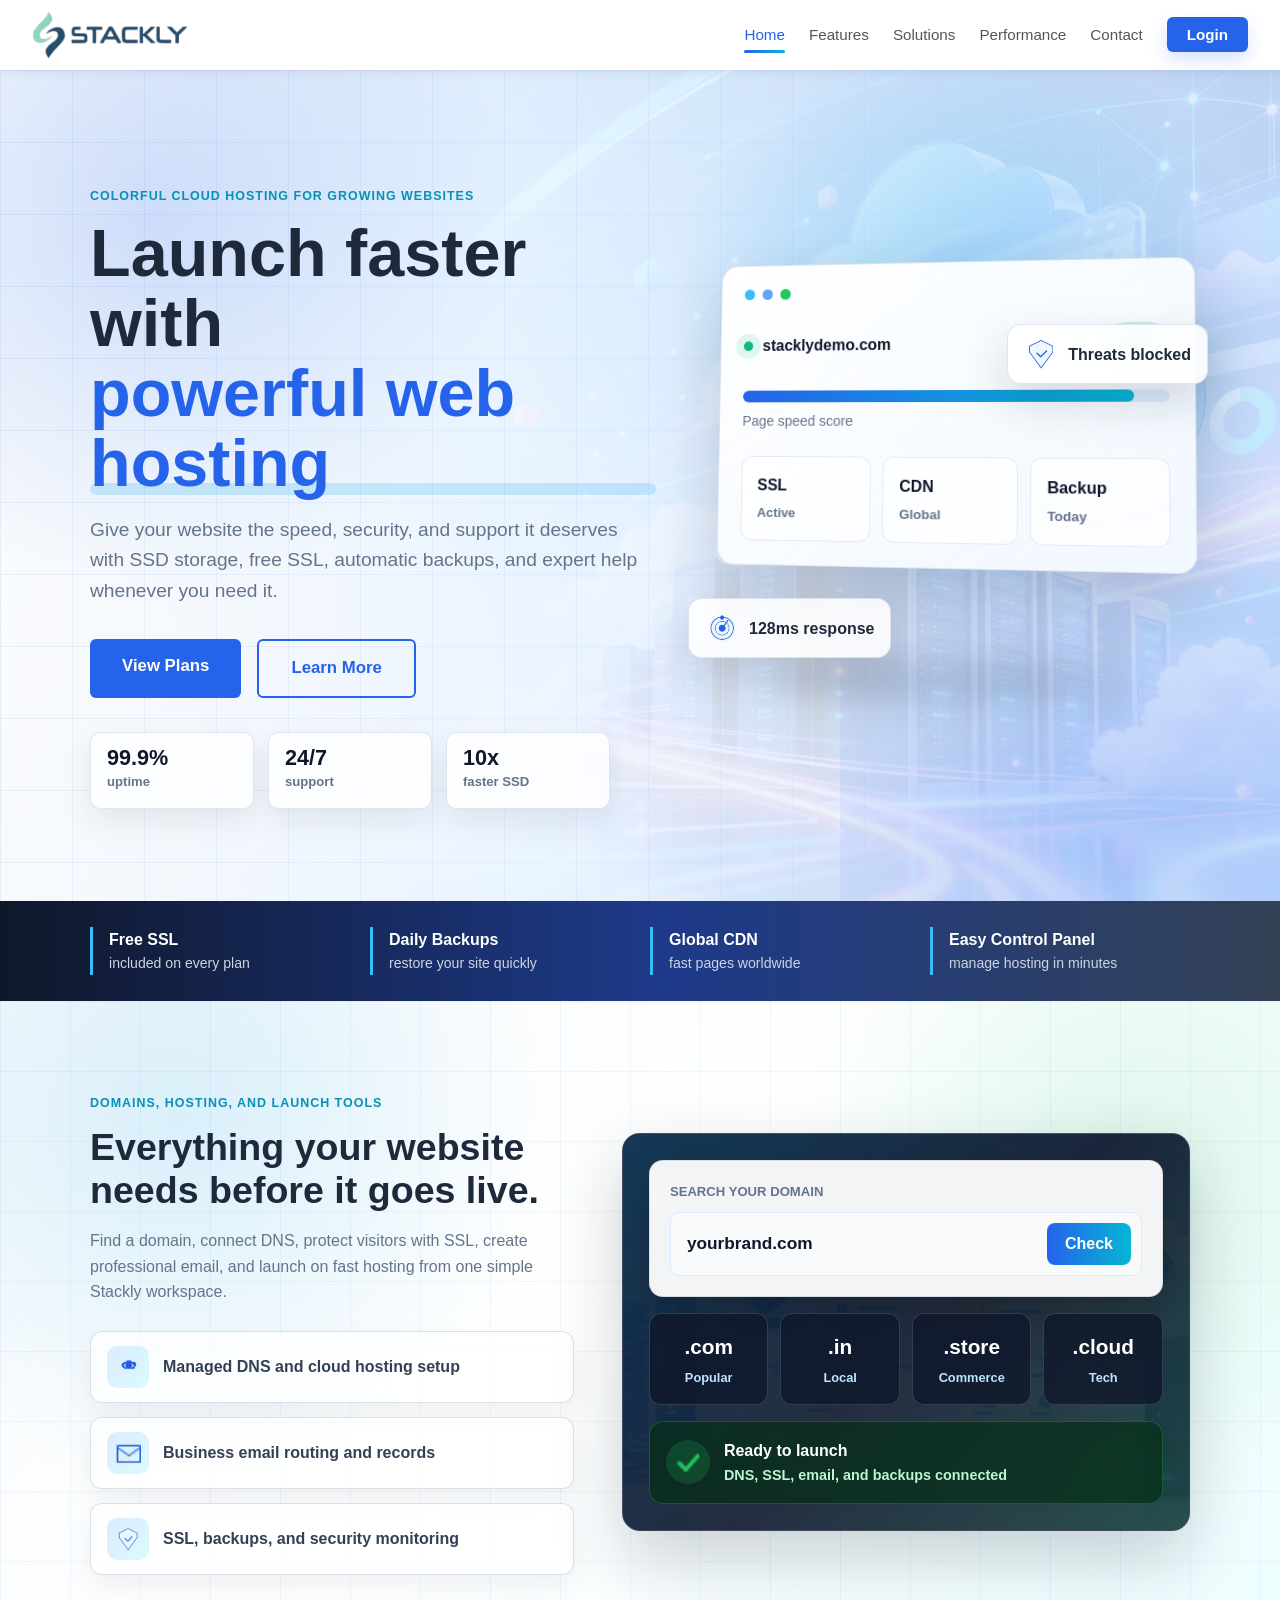
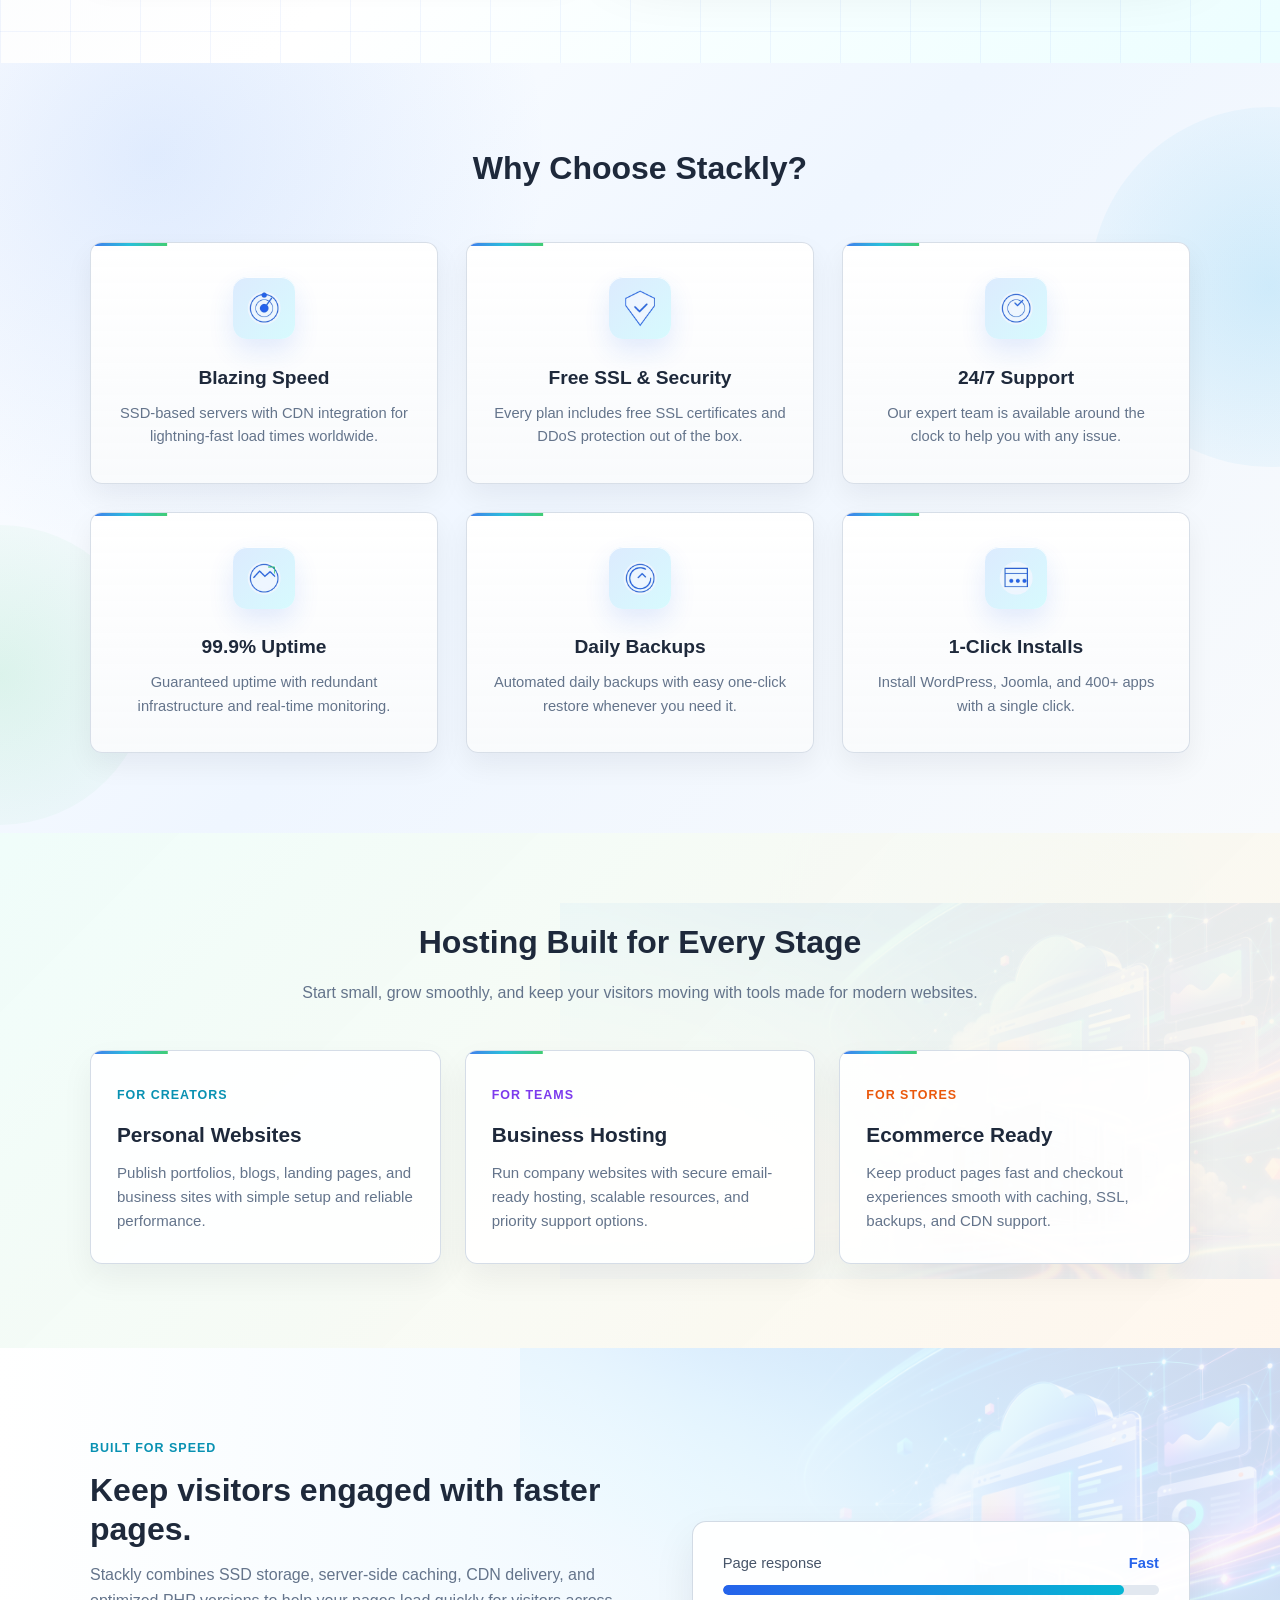
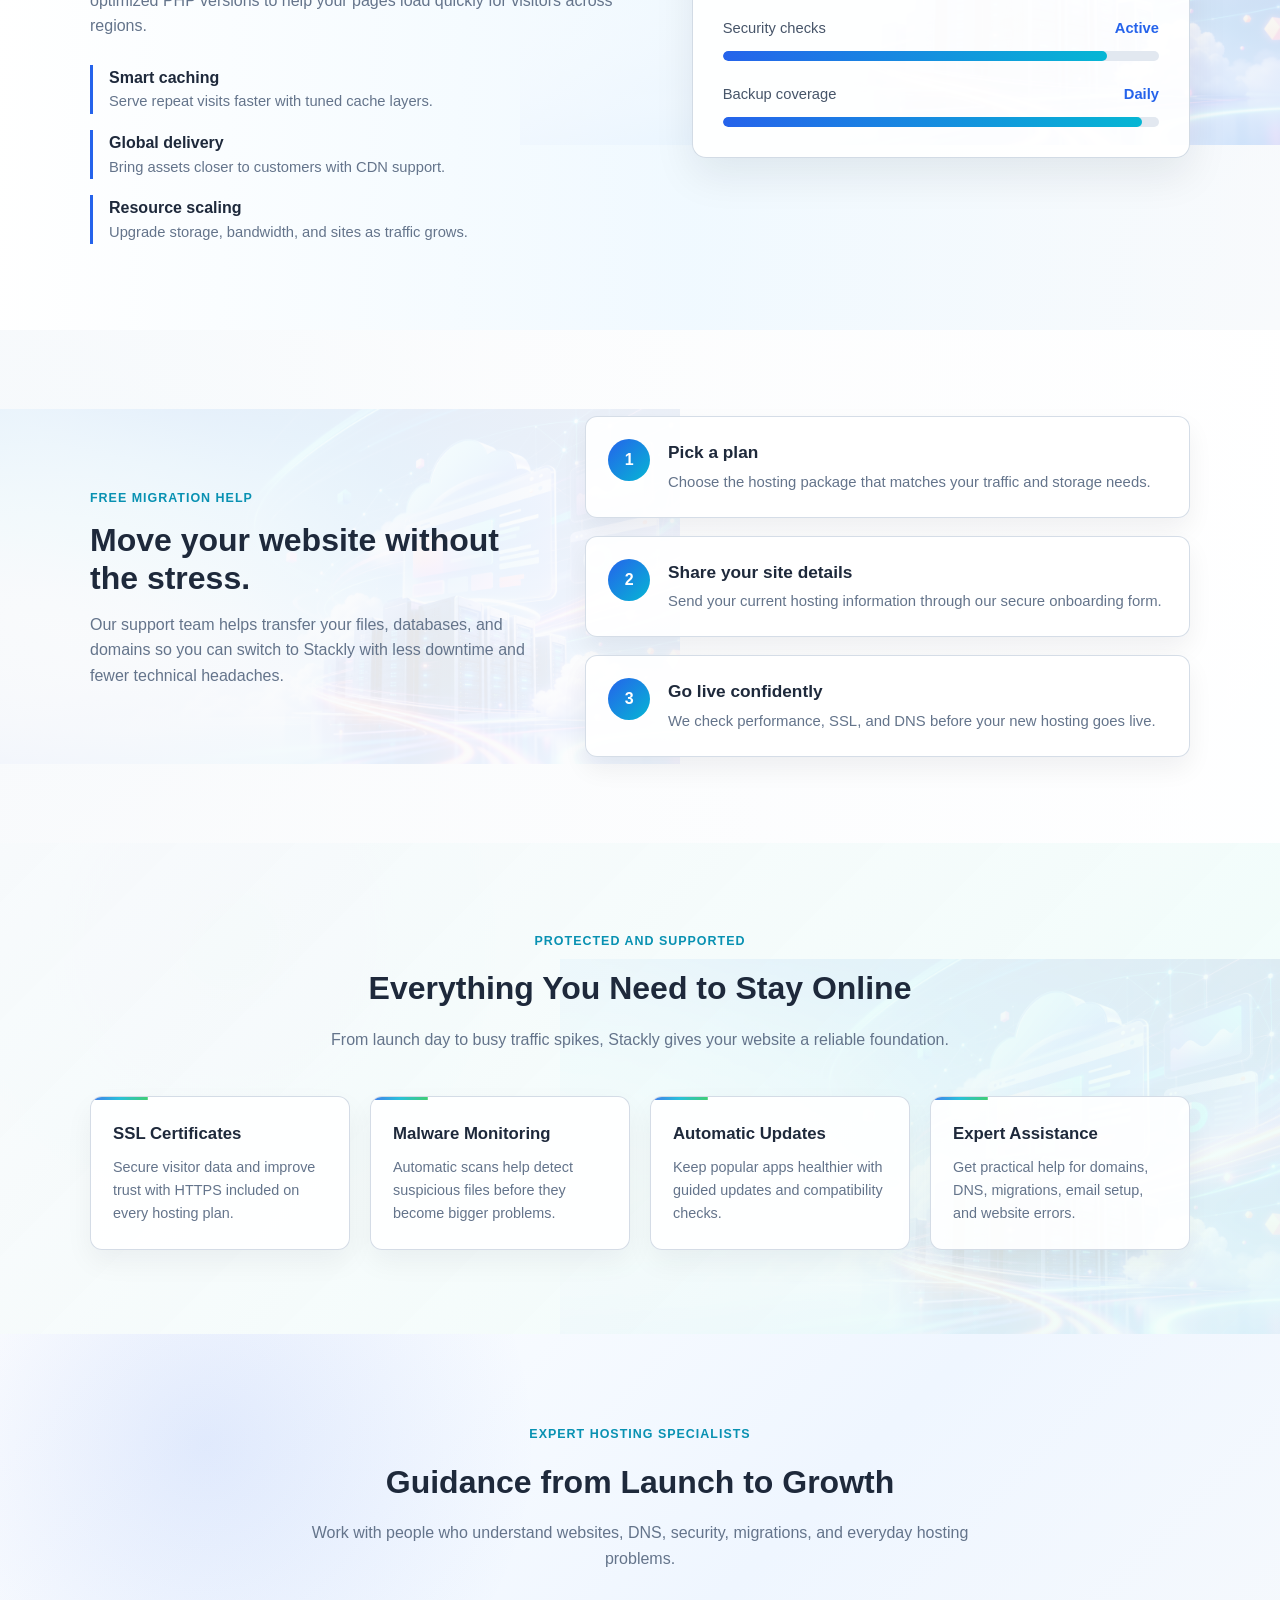
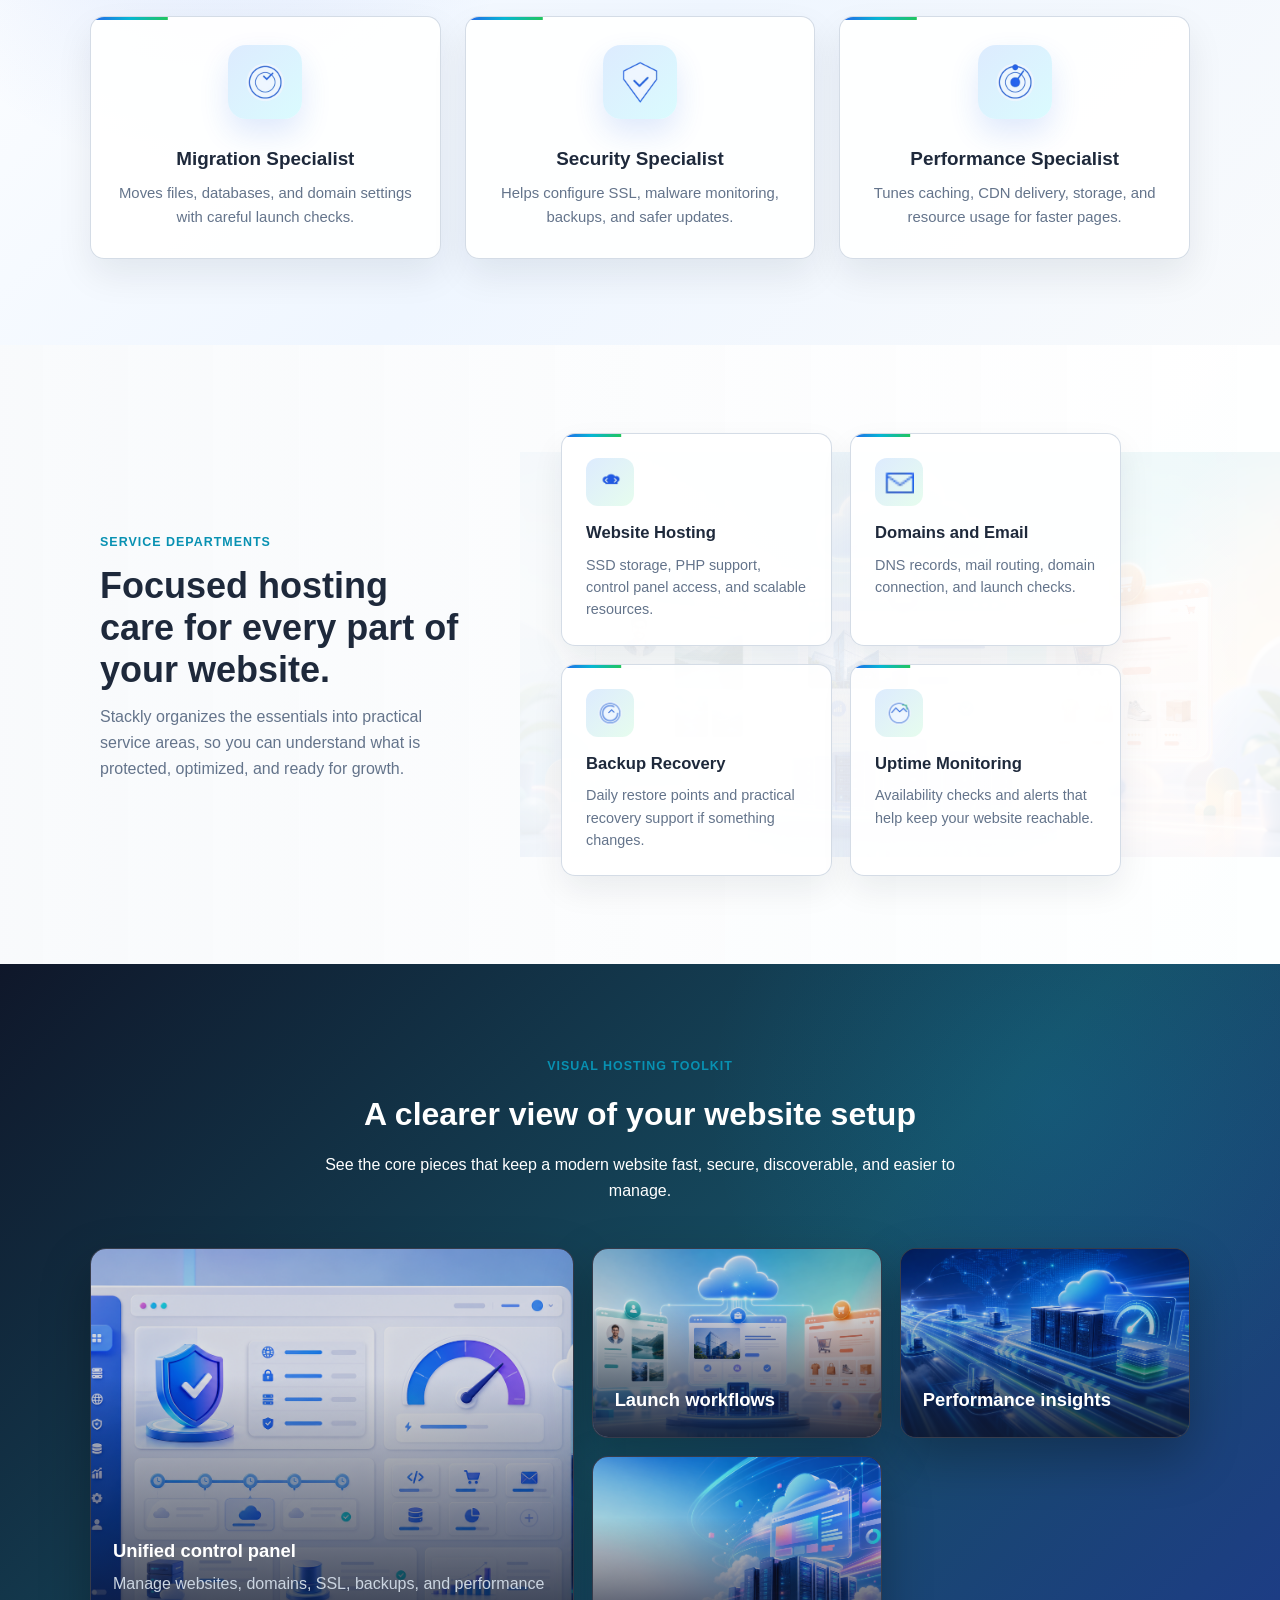
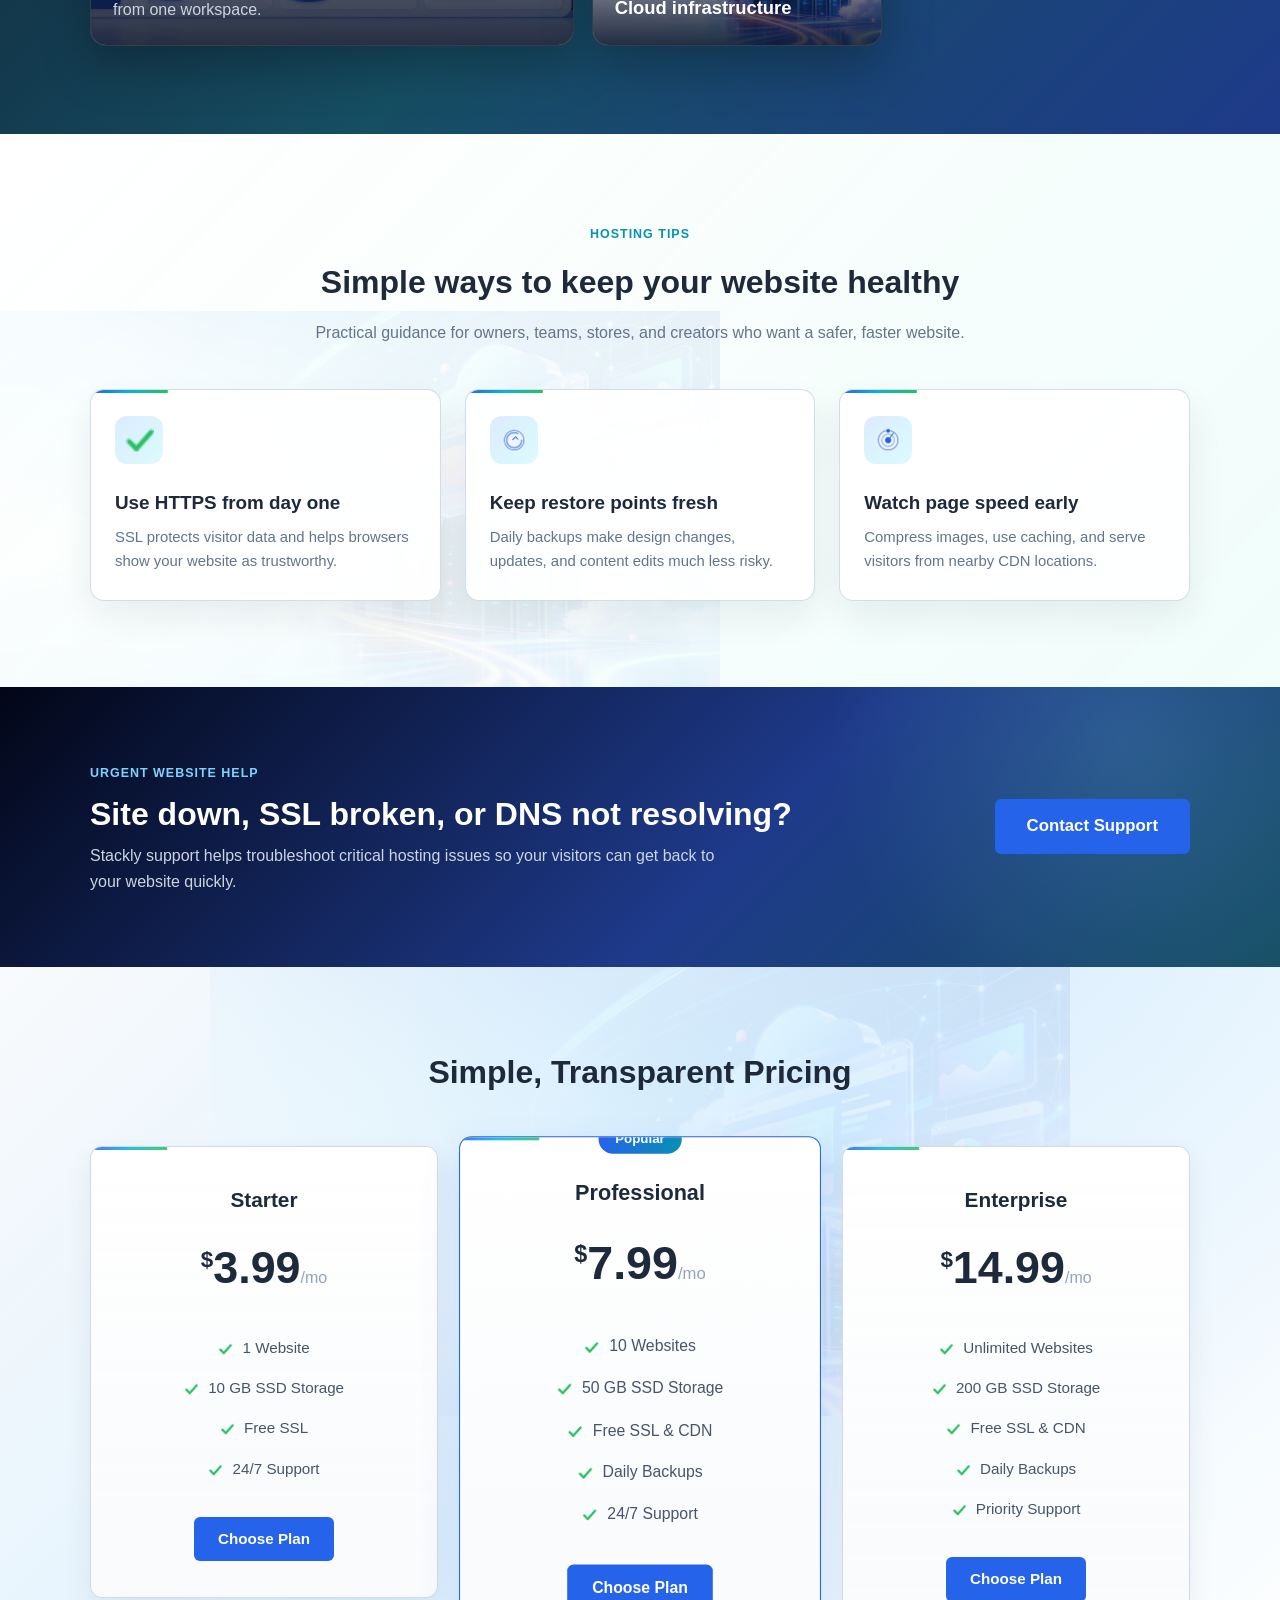
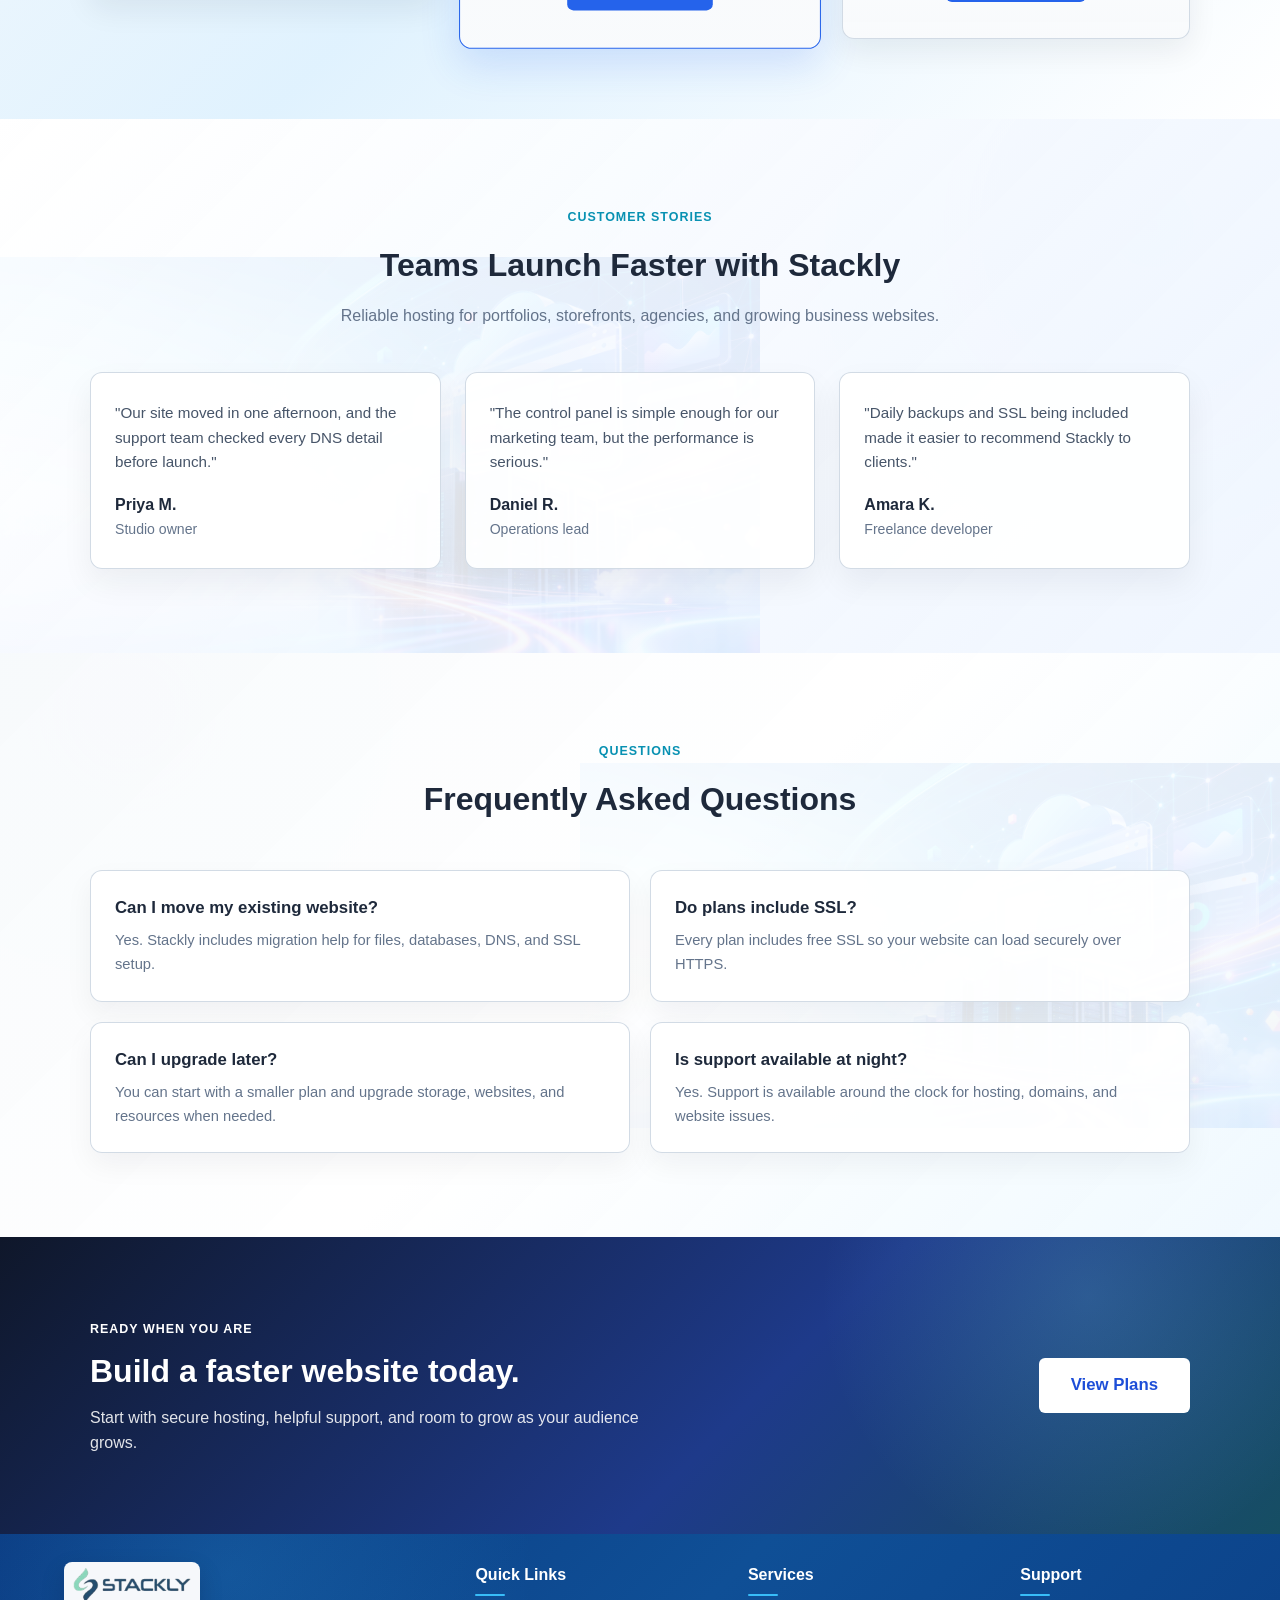
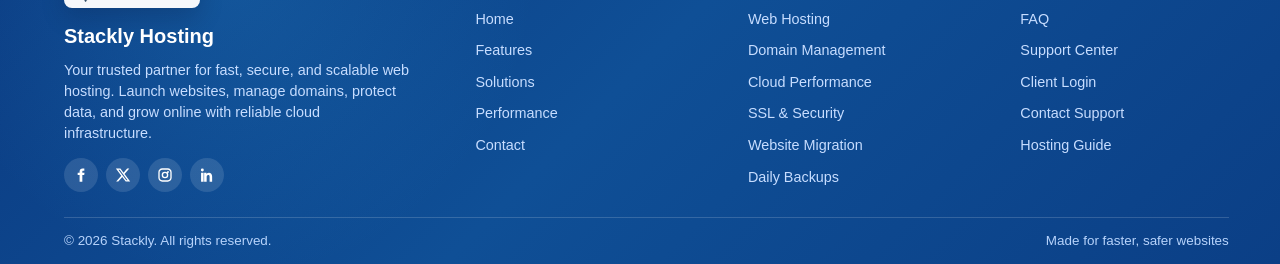
<file: index.html>
<!DOCTYPE html>
<html lang="en">
<head>
    <meta charset="UTF-8">
    <meta name="viewport" content="width=device-width, initial-scale=1.0">
    <title>Stackly - Web Hosting</title>
    <link rel="stylesheet" href="style.css">
</head>
<body>
    <nav class="navbar">
        <div class="container nav-container">
            <a href="index.html" class="logo"><img src="images/Stackly_logo.webp" alt="Stackly" class="logo-img"></a>
            <ul class="nav-links" id="navLinks">
                <li><a href="index.html" class="active">Home</a></li>
                <li><a href="features.html">Features</a></li>
                <li><a href="solutions.html">Solutions</a></li>
                <li><a href="performance.html">Performance</a></li>
                <li><a href="contact.html">Contact</a></li>
                <li><a href="login.html" class="nav-login">Login</a></li>
            </ul>
            <button class="hamburger" id="hamburger" aria-label="Menu">
                <svg class="hamburger-icon" viewBox="0 0 24 24" width="24" height="24" fill="none" stroke="currentColor" stroke-width="2.5" stroke-linecap="round">
                    <line x1="3" y1="6" x2="21" y2="6"/>
                    <line x1="3" y1="12" x2="21" y2="12"/>
                    <line x1="3" y1="18" x2="21" y2="18"/>
                </svg>
                <svg class="close-icon" viewBox="0 0 24 24" width="24" height="24" fill="none" stroke="currentColor" stroke-width="2.5" stroke-linecap="round">
                    <line x1="6" y1="6" x2="18" y2="18"/>
                    <line x1="18" y1="6" x2="6" y2="18"/>
                </svg>
            </button>
        </div>
    </nav>

    <section class="hero">
        <div class="container">
            <div class="hero-layout">
                <div class="hero-content">
                    <span class="hero-kicker">Colorful cloud hosting for growing websites</span>
                    <h1>Launch faster with <span class="highlight">powerful web hosting</span></h1>
                    <p>Give your website the speed, security, and support it deserves with SSD storage, free SSL, automatic backups, and expert help whenever you need it.</p>
                    <div class="hero-buttons">
                        <a href="#pricing" class="btn-primary btn-lg">View Plans</a>
                        <a href="features.html" class="btn-outline btn-lg">Learn More</a>
                    </div>
                    <div class="hero-stats" aria-label="Hosting highlights">
                        <div>
                            <strong>99.9%</strong>
                            <span>uptime</span>
                        </div>
                        <div>
                            <strong>24/7</strong>
                            <span>support</span>
                        </div>
                        <div>
                            <strong>10x</strong>
                            <span>faster SSD</span>
                        </div>
                    </div>
                </div>
                <div class="hero-visual" aria-label="Stackly hosting dashboard preview">
                    <div class="hero-dashboard-card">
                        <div class="dashboard-window-bar">
                            <span></span>
                            <span></span>
                            <span></span>
                        </div>
                        <div class="server-status-row">
                            <div>
                                <span class="status-dot"></span>
                                stacklydemo.com
                            </div>
                            <strong>Live</strong>
                        </div>
                        <div class="hero-meter">
                            <div><span style="width: 92%"></span></div>
                            <p>Page speed score</p>
                        </div>
                        <div class="hero-mini-grid">
                            <div>
                                <strong>SSL</strong>
                                <span>Active</span>
                            </div>
                            <div>
                                <strong>CDN</strong>
                                <span>Global</span>
                            </div>
                            <div>
                                <strong>Backup</strong>
                                <span>Today</span>
                            </div>
                        </div>
                    </div>
                    <div class="floating-host-card card-speed">
                        <img src="images/speed.webp" alt="">
                        <span>128ms response</span>
                    </div>
                    <div class="floating-host-card card-shield">
                        <img src="images/shield.webp" alt="">
                        <span>Threats blocked</span>
                    </div>
                </div>
            </div>
        </div>
    </section>

    <section class="trust-band">
        <div class="container trust-grid">
            <div>
                <strong>Free SSL</strong>
                <span>included on every plan</span>
            </div>
            <div>
                <strong>Daily Backups</strong>
                <span>restore your site quickly</span>
            </div>
            <div>
                <strong>Global CDN</strong>
                <span>fast pages worldwide</span>
            </div>
            <div>
                <strong>Easy Control Panel</strong>
                <span>manage hosting in minutes</span>
            </div>
        </div>
    </section>

    <section class="domain-showcase" id="domains">
        <div class="container domain-showcase-grid">
            <div class="domain-copy">
                <span class="section-kicker">Domains, hosting, and launch tools</span>
                <h2>Everything your website needs before it goes live.</h2>
                <p>Find a domain, connect DNS, protect visitors with SSL, create professional email, and launch on fast hosting from one simple Stackly workspace.</p>
                <div class="domain-tool-list">
                    <div>
                        <img src="images/cloud.webp" alt="">
                        <span>Managed DNS and cloud hosting setup</span>
                    </div>
                    <div>
                        <img src="images/envelope.webp" alt="">
                        <span>Business email routing and records</span>
                    </div>
                    <div>
                        <img src="images/shield.webp" alt="">
                        <span>SSL, backups, and security monitoring</span>
                    </div>
                </div>
            </div>
            <div class="domain-visual" aria-label="Domain search and hosting setup preview">
                <div class="domain-search-card">
                    <span>Search your domain</span>
                    <div class="domain-search-row">
                        <strong>yourbrand.com</strong>
                        <button type="button">Check</button>
                    </div>
                </div>
                <div class="domain-tld-grid">
                    <div>
                        <strong>.com</strong>
                        <span>Popular</span>
                    </div>
                    <div>
                        <strong>.in</strong>
                        <span>Local</span>
                    </div>
                    <div>
                        <strong>.store</strong>
                        <span>Commerce</span>
                    </div>
                    <div>
                        <strong>.cloud</strong>
                        <span>Tech</span>
                    </div>
                </div>
                <div class="domain-status-card">
                    <img src="images/check.webp" alt="">
                    <div>
                        <strong>Ready to launch</strong>
                        <span>DNS, SSL, email, and backups connected</span>
                    </div>
                </div>
            </div>
        </div>
    </section>

    <section class="features" id="features">
        <div class="container">
            <h2 class="section-title">Why Choose Stackly?</h2>
            <div class="features-grid">
                <div class="feature-card">
                    <img src="images/speed.webp" alt="Speed" class="feature-icon">
                    <h3>Blazing Speed</h3>
                    <p>SSD-based servers with CDN integration for lightning-fast load times worldwide.</p>
                </div>
                <div class="feature-card">
                    <img src="images/shield.webp" alt="Security" class="feature-icon">
                    <h3>Free SSL & Security</h3>
                    <p>Every plan includes free SSL certificates and DDoS protection out of the box.</p>
                </div>
                <div class="feature-card">
                    <img src="images/support.webp" alt="Support" class="feature-icon">
                    <h3>24/7 Support</h3>
                    <p>Our expert team is available around the clock to help you with any issue.</p>
                </div>
                <div class="feature-card">
                    <img src="images/uptime.webp" alt="Uptime" class="feature-icon">
                    <h3>99.9% Uptime</h3>
                    <p>Guaranteed uptime with redundant infrastructure and real-time monitoring.</p>
                </div>
                <div class="feature-card">
                    <img src="images/backup.webp" alt="Backups" class="feature-icon">
                    <h3>Daily Backups</h3>
                    <p>Automated daily backups with easy one-click restore whenever you need it.</p>
                </div>
                <div class="feature-card">
                    <img src="images/install.webp" alt="Install" class="feature-icon">
                    <h3>1-Click Installs</h3>
                    <p>Install WordPress, Joomla, and 400+ apps with a single click.</p>
                </div>
            </div>
        </div>
    </section>

    <section class="solutions" id="solutions">
        <div class="container">
            <div class="section-heading">
                <h2 class="section-title">Hosting Built for Every Stage</h2>
                <p>Start small, grow smoothly, and keep your visitors moving with tools made for modern websites.</p>
            </div>
            <div class="solutions-grid">
                <div class="solution-panel">
                    <span class="solution-label">For creators</span>
                    <h3>Personal Websites</h3>
                    <p>Publish portfolios, blogs, landing pages, and business sites with simple setup and reliable performance.</p>
                </div>
                <div class="solution-panel">
                    <span class="solution-label">For teams</span>
                    <h3>Business Hosting</h3>
                    <p>Run company websites with secure email-ready hosting, scalable resources, and priority support options.</p>
                </div>
                <div class="solution-panel">
                    <span class="solution-label">For stores</span>
                    <h3>Ecommerce Ready</h3>
                    <p>Keep product pages fast and checkout experiences smooth with caching, SSL, backups, and CDN support.</p>
                </div>
            </div>
        </div>
    </section>

    <section class="performance" id="performance">
        <div class="container performance-grid">
            <div class="performance-copy">
                <span class="section-kicker">Built for speed</span>
                <h2>Keep visitors engaged with faster pages.</h2>
                <p>Stackly combines SSD storage, server-side caching, CDN delivery, and optimized PHP versions to help your pages load quickly for visitors across regions.</p>
                <div class="performance-list">
                    <div>
                        <strong>Smart caching</strong>
                        <span>Serve repeat visits faster with tuned cache layers.</span>
                    </div>
                    <div>
                        <strong>Global delivery</strong>
                        <span>Bring assets closer to customers with CDN support.</span>
                    </div>
                    <div>
                        <strong>Resource scaling</strong>
                        <span>Upgrade storage, bandwidth, and sites as traffic grows.</span>
                    </div>
                </div>
            </div>
            <div class="performance-card">
                <div class="meter-row">
                    <span>Page response</span>
                    <strong>Fast</strong>
                </div>
                <div class="meter"><span style="width: 92%"></span></div>
                <div class="meter-row">
                    <span>Security checks</span>
                    <strong>Active</strong>
                </div>
                <div class="meter"><span style="width: 88%"></span></div>
                <div class="meter-row">
                    <span>Backup coverage</span>
                    <strong>Daily</strong>
                </div>
                <div class="meter"><span style="width: 96%"></span></div>
            </div>
        </div>
    </section>

    <section class="migration">
        <div class="container migration-grid">
            <div class="migration-copy">
                <span class="section-kicker">Free migration help</span>
                <h2>Move your website without the stress.</h2>
                <p>Our support team helps transfer your files, databases, and domains so you can switch to Stackly with less downtime and fewer technical headaches.</p>
            </div>
            <div class="migration-steps">
                <div class="step">
                    <span>1</span>
                    <div>
                        <h3>Pick a plan</h3>
                        <p>Choose the hosting package that matches your traffic and storage needs.</p>
                    </div>
                </div>
                <div class="step">
                    <span>2</span>
                    <div>
                        <h3>Share your site details</h3>
                        <p>Send your current hosting information through our secure onboarding form.</p>
                    </div>
                </div>
                <div class="step">
                    <span>3</span>
                    <div>
                        <h3>Go live confidently</h3>
                        <p>We check performance, SSL, and DNS before your new hosting goes live.</p>
                    </div>
                </div>
            </div>
        </div>
    </section>

    <section class="security-support">
        <div class="container">
            <div class="section-heading">
                <span class="section-kicker">Protected and supported</span>
                <h2 class="section-title">Everything You Need to Stay Online</h2>
                <p>From launch day to busy traffic spikes, Stackly gives your website a reliable foundation.</p>
            </div>
            <div class="support-grid">
                <div class="support-item">
                    <h3>SSL Certificates</h3>
                    <p>Secure visitor data and improve trust with HTTPS included on every hosting plan.</p>
                </div>
                <div class="support-item">
                    <h3>Malware Monitoring</h3>
                    <p>Automatic scans help detect suspicious files before they become bigger problems.</p>
                </div>
                <div class="support-item">
                    <h3>Automatic Updates</h3>
                    <p>Keep popular apps healthier with guided updates and compatibility checks.</p>
                </div>
                <div class="support-item">
                    <h3>Expert Assistance</h3>
                    <p>Get practical help for domains, DNS, migrations, email setup, and website errors.</p>
                </div>
            </div>
        </div>
    </section>

    <section class="hosting-team">
        <div class="container">
            <div class="section-heading">
                <span class="section-kicker">Expert hosting specialists</span>
                <h2 class="section-title">Guidance from Launch to Growth</h2>
                <p>Work with people who understand websites, DNS, security, migrations, and everyday hosting problems.</p>
            </div>
            <div class="team-grid">
                <div class="team-card">
                    <img src="images/support.webp" alt="Migration specialist">
                    <h3>Migration Specialist</h3>
                    <p>Moves files, databases, and domain settings with careful launch checks.</p>
                </div>
                <div class="team-card">
                    <img src="images/shield.webp" alt="Security specialist">
                    <h3>Security Specialist</h3>
                    <p>Helps configure SSL, malware monitoring, backups, and safer updates.</p>
                </div>
                <div class="team-card">
                    <img src="images/speed.webp" alt="Performance specialist">
                    <h3>Performance Specialist</h3>
                    <p>Tunes caching, CDN delivery, storage, and resource usage for faster pages.</p>
                </div>
            </div>
        </div>
    </section>

    <section class="hosting-departments">
        <div class="container departments-grid">
            <div class="departments-copy">
                <span class="section-kicker">Service departments</span>
                <h2>Focused hosting care for every part of your website.</h2>
                <p>Stackly organizes the essentials into practical service areas, so you can understand what is protected, optimized, and ready for growth.</p>
            </div>
            <div class="department-list">
                <div>
                    <img src="images/cloud.webp" alt="">
                    <strong>Website Hosting</strong>
                    <span>SSD storage, PHP support, control panel access, and scalable resources.</span>
                </div>
                <div>
                    <img src="images/envelope.webp" alt="">
                    <strong>Domains and Email</strong>
                    <span>DNS records, mail routing, domain connection, and launch checks.</span>
                </div>
                <div>
                    <img src="images/backup.webp" alt="">
                    <strong>Backup Recovery</strong>
                    <span>Daily restore points and practical recovery support if something changes.</span>
                </div>
                <div>
                    <img src="images/uptime.webp" alt="">
                    <strong>Uptime Monitoring</strong>
                    <span>Availability checks and alerts that help keep your website reachable.</span>
                </div>
            </div>
        </div>
    </section>

    <section class="hosting-gallery">
        <div class="container">
            <div class="section-heading">
                <span class="section-kicker">Visual hosting toolkit</span>
                <h2 class="section-title">A clearer view of your website setup</h2>
                <p>See the core pieces that keep a modern website fast, secure, discoverable, and easier to manage.</p>
            </div>
            <div class="gallery-grid">
                <div class="gallery-feature">
                    <img src="images/features-page-image.png" alt="Hosting control panel preview">
                    <div>
                        <h3>Unified control panel</h3>
                        <p>Manage websites, domains, SSL, backups, and performance from one workspace.</p>
                    </div>
                </div>
                <div class="gallery-tile">
                    <img src="images/solutions-page-image.png" alt="Website launch workflow">
                    <strong>Launch workflows</strong>
                </div>
                <div class="gallery-tile">
                    <img src="images/performance-page-image.png" alt="Performance dashboard">
                    <strong>Performance insights</strong>
                </div>
                <div class="gallery-tile">
                    <img src="images/hero-colorful-hosting.png" alt="Cloud hosting infrastructure">
                    <strong>Cloud infrastructure</strong>
                </div>
            </div>
        </div>
    </section>

    <section class="hosting-tips">
        <div class="container">
            <div class="section-heading">
                <span class="section-kicker">Hosting tips</span>
                <h2 class="section-title">Simple ways to keep your website healthy</h2>
                <p>Practical guidance for owners, teams, stores, and creators who want a safer, faster website.</p>
            </div>
            <div class="tips-grid">
                <article>
                    <img src="images/check.webp" alt="">
                    <h3>Use HTTPS from day one</h3>
                    <p>SSL protects visitor data and helps browsers show your website as trustworthy.</p>
                </article>
                <article>
                    <img src="images/backup.webp" alt="">
                    <h3>Keep restore points fresh</h3>
                    <p>Daily backups make design changes, updates, and content edits much less risky.</p>
                </article>
                <article>
                    <img src="images/speed.webp" alt="">
                    <h3>Watch page speed early</h3>
                    <p>Compress images, use caching, and serve visitors from nearby CDN locations.</p>
                </article>
            </div>
        </div>
    </section>

    <section class="urgent-support">
        <div class="container urgent-support-inner">
            <div>
                <span class="section-kicker">Urgent website help</span>
                <h2>Site down, SSL broken, or DNS not resolving?</h2>
                <p>Stackly support helps troubleshoot critical hosting issues so your visitors can get back to your website quickly.</p>
            </div>
            <a href="contact.html" class="btn-primary btn-lg">Contact Support</a>
        </div>
    </section>

    <section class="pricing" id="pricing">
        <div class="container">
            <h2 class="section-title">Simple, Transparent Pricing</h2>
            <div class="pricing-grid">
                <div class="pricing-card">
                    <h3>Starter</h3>
                    <div class="price"><span class="currency">$</span>3.99<span class="period">/mo</span></div>
                    <ul>
                        <li><img src="images/check.webp" alt="" class="check-icon"> 1 Website</li>
                        <li><img src="images/check.webp" alt="" class="check-icon"> 10 GB SSD Storage</li>
                        <li><img src="images/check.webp" alt="" class="check-icon"> Free SSL</li>
                        <li><img src="images/check.webp" alt="" class="check-icon"> 24/7 Support</li>
                    </ul>
                    <a href="404.html" class="btn-primary">Choose Plan</a>
                </div>
                <div class="pricing-card featured">
                    <div class="badge">Popular</div>
                    <h3>Professional</h3>
                    <div class="price"><span class="currency">$</span>7.99<span class="period">/mo</span></div>
                    <ul>
                        <li><img src="images/check.webp" alt="" class="check-icon"> 10 Websites</li>
                        <li><img src="images/check.webp" alt="" class="check-icon"> 50 GB SSD Storage</li>
                        <li><img src="images/check.webp" alt="" class="check-icon"> Free SSL & CDN</li>
                        <li><img src="images/check.webp" alt="" class="check-icon"> Daily Backups</li>
                        <li><img src="images/check.webp" alt="" class="check-icon"> 24/7 Support</li>
                    </ul>
                    <a href="404.html" class="btn-primary">Choose Plan</a>
                </div>
                <div class="pricing-card">
                    <h3>Enterprise</h3>
                    <div class="price"><span class="currency">$</span>14.99<span class="period">/mo</span></div>
                    <ul>
                        <li><img src="images/check.webp" alt="" class="check-icon"> Unlimited Websites</li>
                        <li><img src="images/check.webp" alt="" class="check-icon"> 200 GB SSD Storage</li>
                        <li><img src="images/check.webp" alt="" class="check-icon"> Free SSL & CDN</li>
                        <li><img src="images/check.webp" alt="" class="check-icon"> Daily Backups</li>
                        <li><img src="images/check.webp" alt="" class="check-icon"> Priority Support</li>
                    </ul>
                    <a href="404.html" class="btn-primary">Choose Plan</a>
                </div>
            </div>
        </div>
    </section>

    <section class="testimonials">
        <div class="container">
            <div class="section-heading">
                <span class="section-kicker">Customer stories</span>
                <h2 class="section-title">Teams Launch Faster with Stackly</h2>
                <p>Reliable hosting for portfolios, storefronts, agencies, and growing business websites.</p>
            </div>
            <div class="testimonial-grid">
                <div class="testimonial-card">
                    <p>"Our site moved in one afternoon, and the support team checked every DNS detail before launch."</p>
                    <strong>Priya M.</strong>
                    <span>Studio owner</span>
                </div>
                <div class="testimonial-card">
                    <p>"The control panel is simple enough for our marketing team, but the performance is serious."</p>
                    <strong>Daniel R.</strong>
                    <span>Operations lead</span>
                </div>
                <div class="testimonial-card">
                    <p>"Daily backups and SSL being included made it easier to recommend Stackly to clients."</p>
                    <strong>Amara K.</strong>
                    <span>Freelance developer</span>
                </div>
            </div>
        </div>
    </section>

    <section class="faq" id="faq">
        <div class="container">
            <div class="section-heading">
                <span class="section-kicker">Questions</span>
                <h2 class="section-title">Frequently Asked Questions</h2>
            </div>
            <div class="faq-grid">
                <div class="faq-item">
                    <h3>Can I move my existing website?</h3>
                    <p>Yes. Stackly includes migration help for files, databases, DNS, and SSL setup.</p>
                </div>
                <div class="faq-item">
                    <h3>Do plans include SSL?</h3>
                    <p>Every plan includes free SSL so your website can load securely over HTTPS.</p>
                </div>
                <div class="faq-item">
                    <h3>Can I upgrade later?</h3>
                    <p>You can start with a smaller plan and upgrade storage, websites, and resources when needed.</p>
                </div>
                <div class="faq-item">
                    <h3>Is support available at night?</h3>
                    <p>Yes. Support is available around the clock for hosting, domains, and website issues.</p>
                </div>
            </div>
        </div>
    </section>

    <section class="cta-section">
        <div class="container cta-inner">
            <div>
                <span class="section-kicker">Ready when you are</span>
                <h2>Build a faster website today.</h2>
                <p>Start with secure hosting, helpful support, and room to grow as your audience grows.</p>
            </div>
            <a href="#pricing" class="btn-primary btn-lg">View Plans</a>
        </div>
    </section>

    <footer class="footer">
        <div class="container">
            <div class="footer-grid">
                <div class="footer-col footer-brand">
                    <a href="index.html"><img src="images/Stackly_logo.webp" alt="Stackly" class="footer-logo"></a>
                    <h4>Stackly Hosting</h4>
                    <p>Your trusted partner for fast, secure, and scalable web hosting. Launch websites, manage domains, protect data, and grow online with reliable cloud infrastructure.</p>
                    <div class="footer-social" aria-label="Social links">
                        <a href="404.html" aria-label="Facebook">
                            <svg viewBox="0 0 24 24" aria-hidden="true"><path d="M14 8.5V6.8c0-.8.2-1.3 1.3-1.3H17V2.3c-.8-.1-1.7-.2-2.6-.2-2.7 0-4.5 1.6-4.5 4.6v1.8H7v3.6h2.9V22H14v-9.9h2.8l.5-3.6H14z"/></svg>
                        </a>
                        <a href="404.html" aria-label="X Twitter">
                            <svg viewBox="0 0 24 24" aria-hidden="true"><path d="M18.2 2.3h3.3l-7.2 8.3 8.5 11.2h-6.7l-5.2-6.8-6 6.8H1.7l7.7-8.8L1.3 2.3h6.8l4.7 6.2 5.4-6.2zm-1.2 17.5h1.8L7.1 4.1H5.1l11.9 15.7z"/></svg>
                        </a>
                        <a href="404.html" aria-label="Instagram">
                            <svg viewBox="0 0 24 24" aria-hidden="true"><path d="M7.8 2h8.4C19.4 2 22 4.6 22 7.8v8.4c0 3.2-2.6 5.8-5.8 5.8H7.8C4.6 22 2 19.4 2 16.2V7.8C2 4.6 4.6 2 7.8 2zm0 2C5.7 4 4 5.7 4 7.8v8.4C4 18.3 5.7 20 7.8 20h8.4c2.1 0 3.8-1.7 3.8-3.8V7.8C20 5.7 18.3 4 16.2 4H7.8zm8.7 2.1c.8 0 1.4.6 1.4 1.4s-.6 1.4-1.4 1.4-1.4-.6-1.4-1.4.6-1.4 1.4-1.4zM12 7.1A4.9 4.9 0 1 1 12 17a4.9 4.9 0 0 1 0-9.9zm0 2A2.9 2.9 0 1 0 12 15a2.9 2.9 0 0 0 0-5.9z"/></svg>
                        </a>
                        <a href="404.html" aria-label="LinkedIn">
                            <svg viewBox="0 0 24 24" aria-hidden="true"><path d="M6.9 8.8H3.1V22h3.8V8.8zM5 2.2a2.2 2.2 0 1 0 0 4.4 2.2 2.2 0 0 0 0-4.4zm6.3 6.6H7.7V22h3.8v-6.9c0-1.8.8-3 2.4-3 1.4 0 2 1 2 2.8V22h3.8v-7.7c0-3.8-2-5.8-4.9-5.8-2.2 0-3.2 1.2-3.7 2h.1V8.8z"/></svg>
                        </a>
                    </div>
                </div>
                <div class="footer-col">
                    <h4>Quick Links</h4>
                    <ul>
                        <li><a href="index.html">Home</a></li>
                        <li><a href="features.html">Features</a></li>
                        <li><a href="solutions.html">Solutions</a></li>
                        <li><a href="performance.html">Performance</a></li>
                        <li><a href="contact.html">Contact</a></li>
                    </ul>
                </div>
                <div class="footer-col">
                    <h4>Services</h4>
                    <ul>
                        <li><a href="404.html">Web Hosting</a></li>
                        <li><a href="404.html">Domain Management</a></li>
                        <li><a href="404.html">Cloud Performance</a></li>
                        <li><a href="404.html">SSL & Security</a></li>
                        <li><a href="404.html">Website Migration</a></li>
                        <li><a href="404.html">Daily Backups</a></li>
                    </ul>
                </div>
                <div class="footer-col">
                    <h4>Support</h4>
                    <ul>
                        <li><a href="404.html">FAQ</a></li>
                        <li><a href="404.html">Support Center</a></li>
                        <li><a href="404.html">Client Login</a></li>
                        <li><a href="404.html">Contact Support</a></li>
                        <li><a href="404.html">Hosting Guide</a></li>
                    </ul>
                </div>
            </div>
            <div class="footer-bottom">
                <p>&copy; 2026 Stackly. All rights reserved.</p>
                <p>Made for faster, safer websites</p>
            </div>
        </div>
    </footer>

    <script src="script.js"></script>
</body>
</html>
</file>
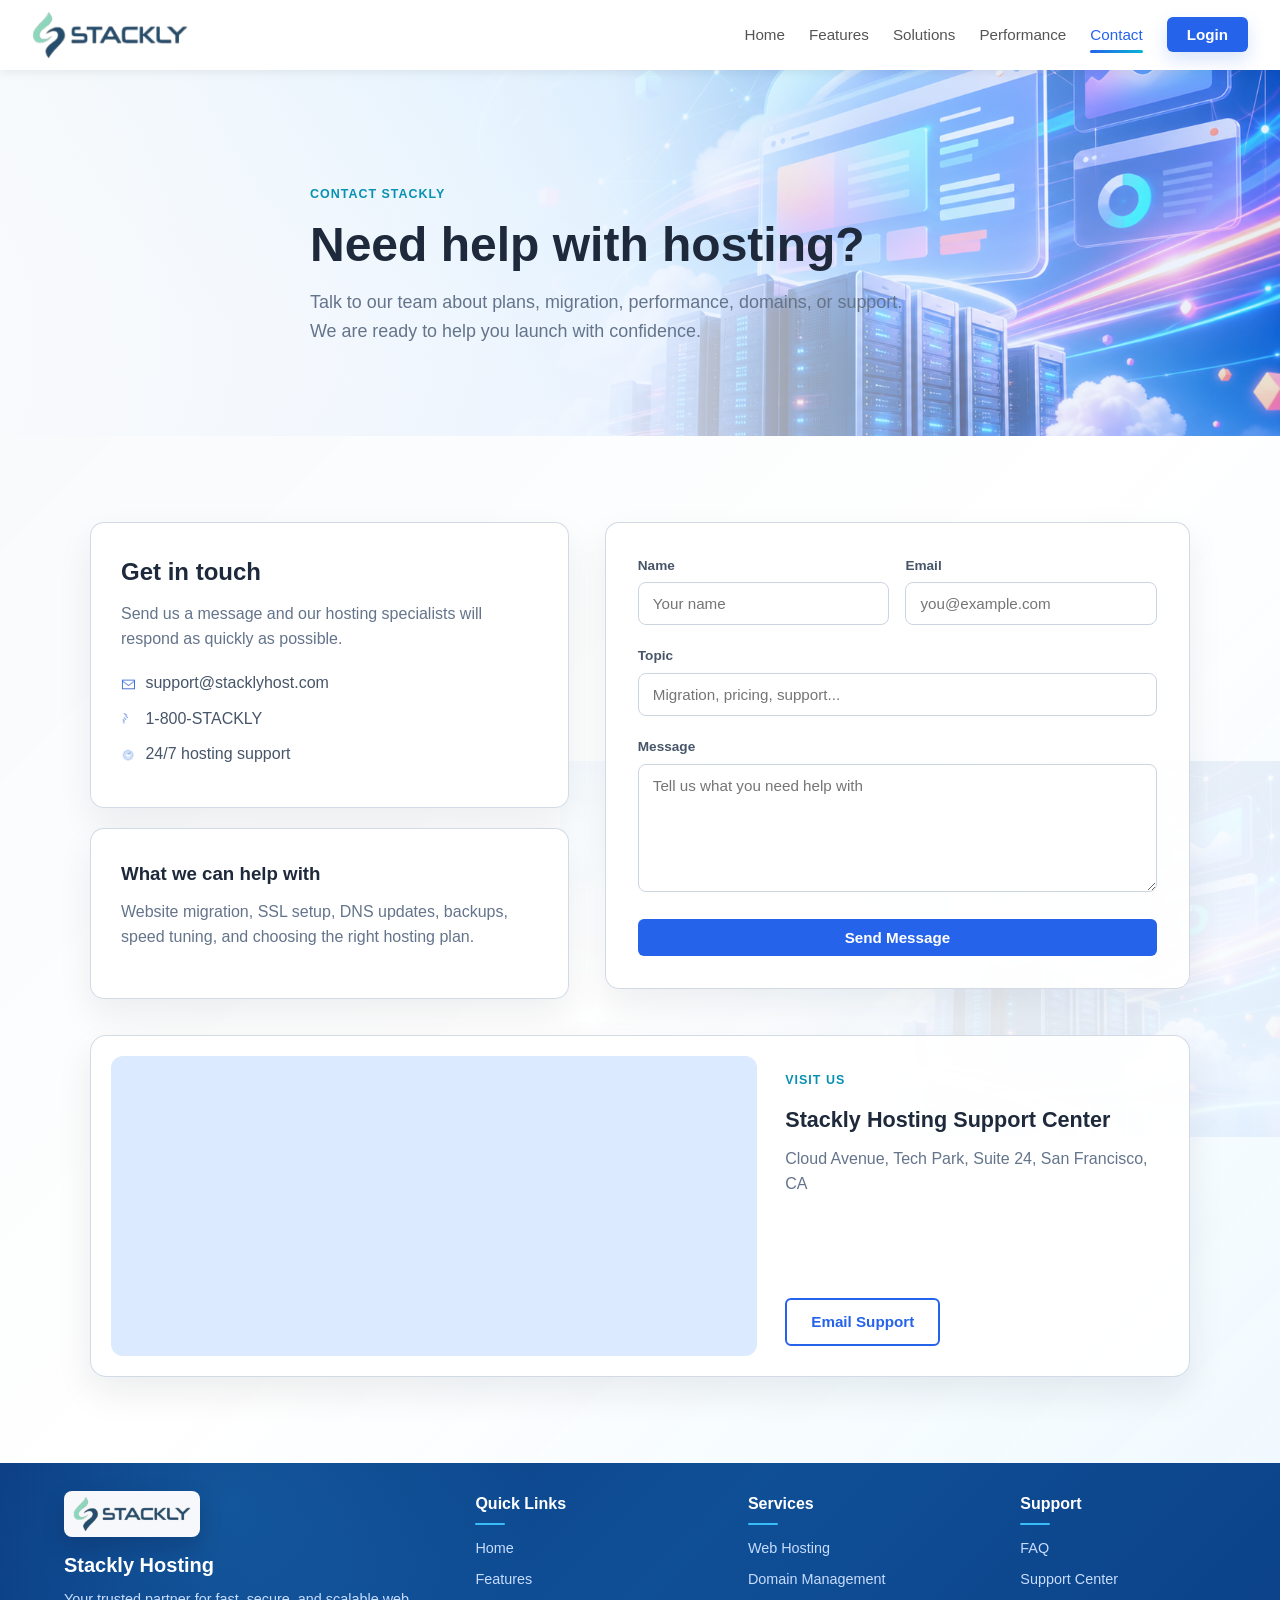
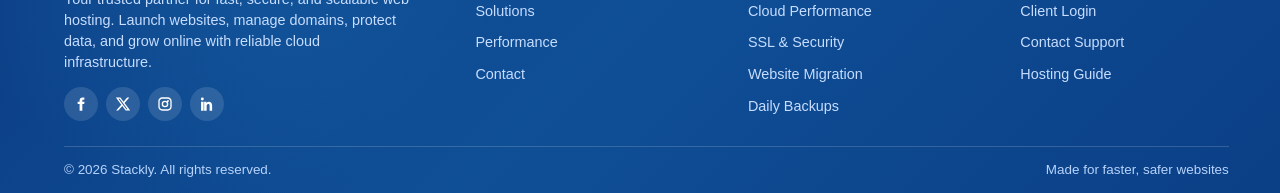
<file: contact.html>
<!DOCTYPE html>
<html lang="en">
<head>
    <meta charset="UTF-8">
    <meta name="viewport" content="width=device-width, initial-scale=1.0">
    <title>Contact - Stackly</title>
    <link rel="stylesheet" href="style.css">
</head>
<body>
    <nav class="navbar">
        <div class="container nav-container">
            <a href="index.html" class="logo"><img src="images/Stackly_logo.webp" alt="Stackly" class="logo-img"></a>
            <ul class="nav-links" id="navLinks">
                <li><a href="index.html">Home</a></li>
                <li><a href="features.html">Features</a></li>
                <li><a href="solutions.html">Solutions</a></li>
                <li><a href="performance.html">Performance</a></li>
                <li><a href="contact.html" class="active">Contact</a></li>
                <li><a href="login.html" class="nav-login">Login</a></li>
            </ul>
            <button class="hamburger" id="hamburger" aria-label="Menu">
                <svg class="hamburger-icon" viewBox="0 0 24 24" width="24" height="24" fill="none" stroke="currentColor" stroke-width="2.5" stroke-linecap="round">
                    <line x1="3" y1="6" x2="21" y2="6"/>
                    <line x1="3" y1="12" x2="21" y2="12"/>
                    <line x1="3" y1="18" x2="21" y2="18"/>
                </svg>
                <svg class="close-icon" viewBox="0 0 24 24" width="24" height="24" fill="none" stroke="currentColor" stroke-width="2.5" stroke-linecap="round">
                    <line x1="6" y1="6" x2="18" y2="18"/>
                    <line x1="18" y1="6" x2="6" y2="18"/>
                </svg>
            </button>
        </div>
    </nav>

    <section class="contact-hero">
        <div class="container contact-hero-content">
            <span class="section-kicker">Contact Stackly</span>
            <h1>Need help with hosting?</h1>
            <p>Talk to our team about plans, migration, performance, domains, or support. We are ready to help you launch with confidence.</p>
        </div>
    </section>

    <section class="contact-section">
        <div class="container contact-grid">
            <div class="contact-details">
                <div class="contact-info-card">
                    <h2>Get in touch</h2>
                    <p>Send us a message and our hosting specialists will respond as quickly as possible.</p>
                    <ul>
                        <li><img src="images/envelope.webp" alt="" class="contact-icon"> support@stacklyhost.com</li>
                        <li><img src="images/phone.webp" alt="" class="contact-icon"> 1-800-STACKLY</li>
                        <li><img src="images/support.webp" alt="" class="contact-icon"> 24/7 hosting support</li>
                    </ul>
                </div>
                <div class="contact-info-card">
                    <h3>What we can help with</h3>
                    <p>Website migration, SSL setup, DNS updates, backups, speed tuning, and choosing the right hosting plan.</p>
                </div>
            </div>

            <form class="contact-form">
                <div class="form-row">
                    <div class="form-group">
                        <label for="name">Name</label>
                        <input type="text" id="name" name="name" placeholder="Your name">
                    </div>
                    <div class="form-group">
                        <label for="email">Email</label>
                        <input type="email" id="email" name="email" placeholder="you@example.com">
                    </div>
                </div>
                <div class="form-group">
                    <label for="topic">Topic</label>
                    <input type="text" id="topic" name="topic" placeholder="Migration, pricing, support...">
                </div>
                <div class="form-group">
                    <label for="message">Message</label>
                    <textarea id="message" name="message" rows="6" placeholder="Tell us what you need help with"></textarea>
                </div>
                <button type="submit" class="btn-primary btn-full">Send Message</button>
            </form>

            <div class="map-panel">
                <div class="map-visual" aria-label="Map showing Stackly support office location">
                    <iframe
                        title="Stackly support center map"
                        src="https://www.openstreetmap.org/export/embed.html?bbox=-122.4312%2C37.7649%2C-122.4076%2C37.7849&amp;layer=mapnik&amp;marker=37.7749%2C-122.4194"
                        loading="lazy">
                    </iframe>
                </div>
                <div class="map-details">
                    <div>
                        <span class="section-kicker">Visit us</span>
                        <h3>Stackly Hosting Support Center</h3>
                        <p>Cloud Avenue, Tech Park, Suite 24, San Francisco, CA</p>
                    </div>
                    <a href="404.html" class="btn-outline">Email Support</a>
                </div>
            </div>
        </div>
    </section>

    <footer class="footer">
        <div class="container">
            <div class="footer-grid">
                <div class="footer-col footer-brand">
                    <a href="index.html"><img src="images/Stackly_logo.webp" alt="Stackly" class="footer-logo"></a>
                    <h4>Stackly Hosting</h4>
                    <p>Your trusted partner for fast, secure, and scalable web hosting. Launch websites, manage domains, protect data, and grow online with reliable cloud infrastructure.</p>
                    <div class="footer-social" aria-label="Social links">
                        <a href="404.html" aria-label="Facebook">
                            <svg viewBox="0 0 24 24" aria-hidden="true"><path d="M14 8.5V6.8c0-.8.2-1.3 1.3-1.3H17V2.3c-.8-.1-1.7-.2-2.6-.2-2.7 0-4.5 1.6-4.5 4.6v1.8H7v3.6h2.9V22H14v-9.9h2.8l.5-3.6H14z"/></svg>
                        </a>
                        <a href="404.html" aria-label="X Twitter">
                            <svg viewBox="0 0 24 24" aria-hidden="true"><path d="M18.2 2.3h3.3l-7.2 8.3 8.5 11.2h-6.7l-5.2-6.8-6 6.8H1.7l7.7-8.8L1.3 2.3h6.8l4.7 6.2 5.4-6.2zm-1.2 17.5h1.8L7.1 4.1H5.1l11.9 15.7z"/></svg>
                        </a>
                        <a href="404.html" aria-label="Instagram">
                            <svg viewBox="0 0 24 24" aria-hidden="true"><path d="M7.8 2h8.4C19.4 2 22 4.6 22 7.8v8.4c0 3.2-2.6 5.8-5.8 5.8H7.8C4.6 22 2 19.4 2 16.2V7.8C2 4.6 4.6 2 7.8 2zm0 2C5.7 4 4 5.7 4 7.8v8.4C4 18.3 5.7 20 7.8 20h8.4c2.1 0 3.8-1.7 3.8-3.8V7.8C20 5.7 18.3 4 16.2 4H7.8zm8.7 2.1c.8 0 1.4.6 1.4 1.4s-.6 1.4-1.4 1.4-1.4-.6-1.4-1.4.6-1.4 1.4-1.4zM12 7.1A4.9 4.9 0 1 1 12 17a4.9 4.9 0 0 1 0-9.9zm0 2A2.9 2.9 0 1 0 12 15a2.9 2.9 0 0 0 0-5.9z"/></svg>
                        </a>
                        <a href="404.html" aria-label="LinkedIn">
                            <svg viewBox="0 0 24 24" aria-hidden="true"><path d="M6.9 8.8H3.1V22h3.8V8.8zM5 2.2a2.2 2.2 0 1 0 0 4.4 2.2 2.2 0 0 0 0-4.4zm6.3 6.6H7.7V22h3.8v-6.9c0-1.8.8-3 2.4-3 1.4 0 2 1 2 2.8V22h3.8v-7.7c0-3.8-2-5.8-4.9-5.8-2.2 0-3.2 1.2-3.7 2h.1V8.8z"/></svg>
                        </a>
                    </div>
                </div>
                <div class="footer-col">
                    <h4>Quick Links</h4>
                    <ul>
                        <li><a href="index.html">Home</a></li>
                        <li><a href="features.html">Features</a></li>
                        <li><a href="solutions.html">Solutions</a></li>
                        <li><a href="performance.html">Performance</a></li>
                        <li><a href="contact.html">Contact</a></li>
                    </ul>
                </div>
                <div class="footer-col">
                    <h4>Services</h4>
                    <ul>
                        <li><a href="404.html">Web Hosting</a></li>
                        <li><a href="404.html">Domain Management</a></li>
                        <li><a href="404.html">Cloud Performance</a></li>
                        <li><a href="404.html">SSL & Security</a></li>
                        <li><a href="404.html">Website Migration</a></li>
                        <li><a href="404.html">Daily Backups</a></li>
                    </ul>
                </div>
                <div class="footer-col">
                    <h4>Support</h4>
                    <ul>
                        <li><a href="404.html">FAQ</a></li>
                        <li><a href="404.html">Support Center</a></li>
                        <li><a href="404.html">Client Login</a></li>
                        <li><a href="404.html">Contact Support</a></li>
                        <li><a href="404.html">Hosting Guide</a></li>
                    </ul>
                </div>
            </div>
            <div class="footer-bottom">
                <p>&copy; 2026 Stackly. All rights reserved.</p>
                <p>Made for faster, safer websites</p>
            </div>
        </div>
    </footer>

    <script src="script.js"></script>
</body>
</html>
</file>
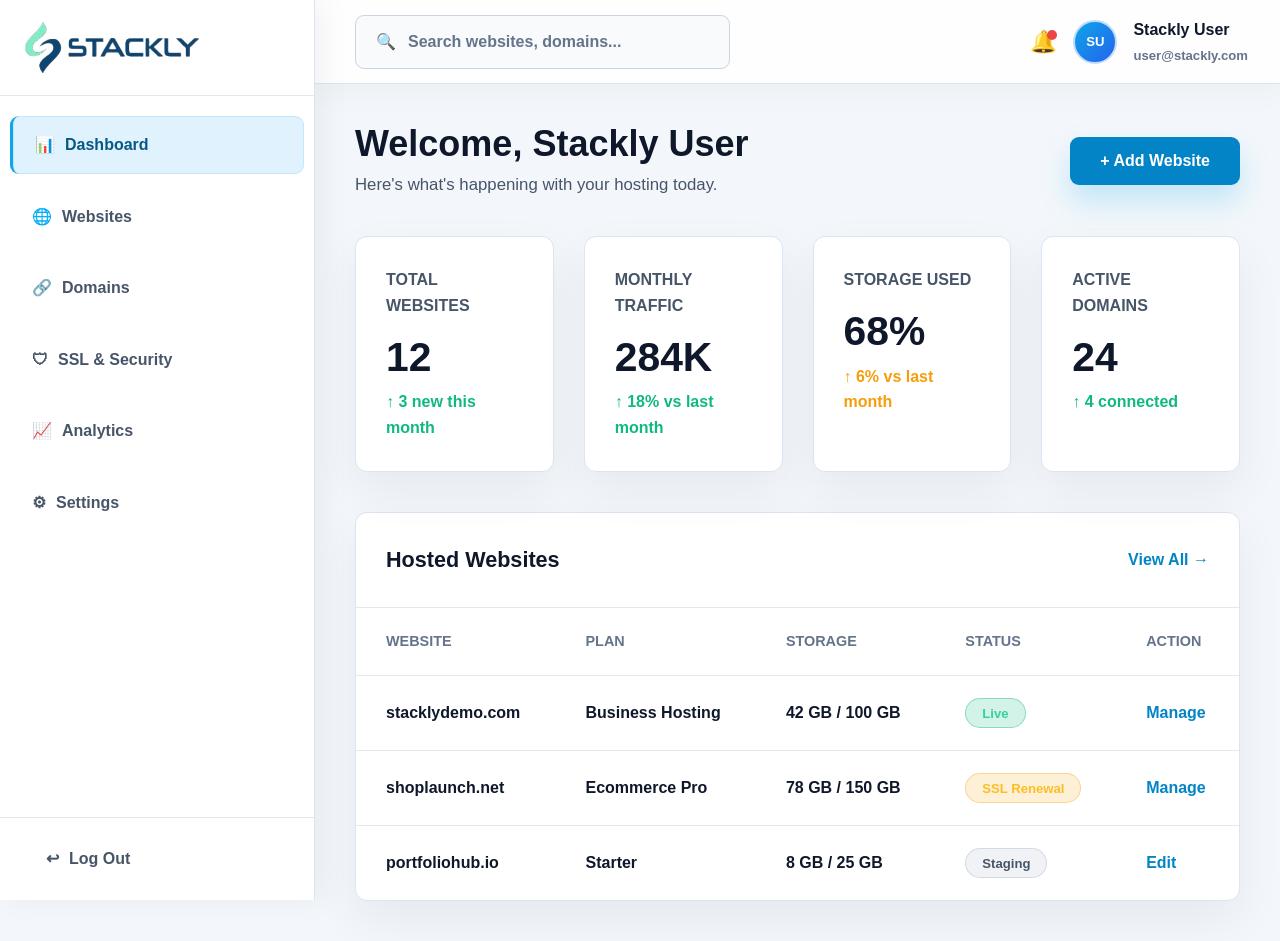
<file: dashboard.html>
<!DOCTYPE html>
<html lang="en">
<head>
    <meta charset="UTF-8">
    <meta name="viewport" content="width=device-width, initial-scale=1.0">
    <title>Dashboard - Stackly Web Hosting</title>
    <link rel="stylesheet" href="style.css">
</head>
<body class="dashboard-page">
    <aside class="dashboard-sidebar">
        <a href="index.html" class="dashboard-logo">
            <img src="images/Stackly_logo.webp" alt="Stackly">
        </a>
        <nav class="dashboard-nav" aria-label="Dashboard navigation">
            <a href="#dashboard" class="active" data-dashboard-target="dashboard"><span>&#128202;</span> Dashboard</a>
            <a href="#websites" data-dashboard-target="websites"><span>&#127760;</span> Websites</a>
            <a href="#domains" data-dashboard-target="domains"><span>&#128279;</span> Domains</a>
            <a href="#security" data-dashboard-target="security"><span>&#128737;</span> SSL & Security</a>
            <a href="#analytics" data-dashboard-target="analytics"><span>&#128200;</span> Analytics</a>
            <a href="#settings" data-dashboard-target="settings"><span>&#9881;</span> Settings</a>
        </nav>
        <a href="login.html" class="dashboard-logout" id="dashboardLogout"><span>&#8617;</span> Log Out</a>
    </aside>

    <main class="dashboard-main">
        <header class="dashboard-topbar">
            <form class="dashboard-search" action="404.html">
                <span>&#128269;</span>
                <input type="search" name="q" placeholder="Search websites, domains..." aria-label="Search websites and domains">
            </form>
            <div class="dashboard-user">
                <button type="button" class="notification-button" aria-label="Notifications">&#128276;<span></span></button>
                <div class="user-avatar" id="dashboardAvatar">SU</div>
                <div class="dashboard-user-meta">
                    <strong id="dashboardUserName">Stackly User</strong>
                    <span id="dashboardUserEmail">user@stackly.com</span>
                </div>
            </div>
        </header>

        <section class="dashboard-content dashboard-panel active" id="dashboard">
            <div class="dashboard-heading-row">
                <div>
                    <h1 id="dashboardWelcome">Welcome, Stackly User</h1>
                    <p>Here's what's happening with your hosting today.</p>
                </div>
                <a href="404.html" class="dashboard-action">+ Add Website</a>
            </div>

            <div class="dashboard-stats">
                <article class="dashboard-stat-card">
                    <span>Total Websites</span>
                    <strong>12</strong>
                    <p class="positive">&uarr; 3 new this month</p>
                </article>
                <article class="dashboard-stat-card">
                    <span>Monthly Traffic</span>
                    <strong>284K</strong>
                    <p class="positive">&uarr; 18% vs last month</p>
                </article>
                <article class="dashboard-stat-card">
                    <span>Storage Used</span>
                    <strong>68%</strong>
                    <p class="warning">&uarr; 6% vs last month</p>
                </article>
                <article class="dashboard-stat-card">
                    <span>Active Domains</span>
                    <strong>24</strong>
                    <p class="positive">&uarr; 4 connected</p>
                </article>
            </div>

            <section class="dashboard-table-card">
                <div class="table-title-row">
                    <h2>Hosted Websites</h2>
                    <a href="#">View All &rarr;</a>
                </div>
                <div class="dashboard-table-wrap">
                    <table class="dashboard-table">
                        <thead>
                            <tr>
                                <th>Website</th>
                                <th>Plan</th>
                                <th>Storage</th>
                                <th>Status</th>
                                <th>Action</th>
                            </tr>
                        </thead>
                        <tbody>
                            <tr>
                                <td>stacklydemo.com</td>
                                <td>Business Hosting</td>
                                <td>42 GB / 100 GB</td>
                                <td><span class="status-pill live">Live</span></td>
                                <td><a href="#">Manage</a></td>
                            </tr>
                            <tr>
                                <td>shoplaunch.net</td>
                                <td>Ecommerce Pro</td>
                                <td>78 GB / 150 GB</td>
                                <td><span class="status-pill warning">SSL Renewal</span></td>
                                <td><a href="#">Manage</a></td>
                            </tr>
                            <tr>
                                <td>portfoliohub.io</td>
                                <td>Starter</td>
                                <td>8 GB / 25 GB</td>
                                <td><span class="status-pill draft">Staging</span></td>
                                <td><a href="#">Edit</a></td>
                            </tr>
                        </tbody>
                    </table>
                </div>
            </section>
        </section>

        <section class="dashboard-content dashboard-panel" id="websites">
            <div class="dashboard-heading-row">
                <div>
                    <h1>Websites</h1>
                    <p>Manage hosted sites, deployments, storage, and active hosting plans.</p>
                </div>
                <a href="404.html" class="dashboard-action">+ New Website</a>
            </div>
            <section class="dashboard-table-card">
                <div class="table-title-row">
                    <h2>Website Manager</h2>
                    <a href="404.html">Deploy Site &rarr;</a>
                </div>
                <div class="dashboard-table-wrap">
                    <table class="dashboard-table">
                        <thead>
                            <tr>
                                <th>Website</th>
                                <th>Hosting Plan</th>
                                <th>PHP Version</th>
                                <th>Status</th>
                                <th>Action</th>
                            </tr>
                        </thead>
                        <tbody>
                            <tr>
                                <td>stacklydemo.com</td>
                                <td>Business Hosting</td>
                                <td>PHP 8.3</td>
                                <td><span class="status-pill live">Online</span></td>
                                <td><a href="#">Manage</a></td>
                            </tr>
                            <tr>
                                <td>shoplaunch.net</td>
                                <td>Ecommerce Pro</td>
                                <td>PHP 8.2</td>
                                <td><span class="status-pill warning">Update Due</span></td>
                                <td><a href="#">Update</a></td>
                            </tr>
                            <tr>
                                <td>portfoliohub.io</td>
                                <td>Starter</td>
                                <td>PHP 8.1</td>
                                <td><span class="status-pill draft">Staging</span></td>
                                <td><a href="#">Preview</a></td>
                            </tr>
                        </tbody>
                    </table>
                </div>
            </section>
        </section>

        <section class="dashboard-content dashboard-panel" id="domains">
            <div class="dashboard-heading-row">
                <div>
                    <h1>Domains</h1>
                    <p>Connect domains, update DNS records, and monitor renewal status.</p>
                </div>
                <a href="404.html" class="dashboard-action">+ Add Domain</a>
            </div>
            <section class="dashboard-table-card">
                <div class="table-title-row">
                    <h2>Domain Portfolio</h2>
                    <a href="#">DNS Manager &rarr;</a>
                </div>
                <div class="dashboard-table-wrap">
                    <table class="dashboard-table">
                        <thead>
                            <tr>
                                <th>Domain</th>
                                <th>Connected Site</th>
                                <th>Renewal</th>
                                <th>Status</th>
                                <th>Action</th>
                            </tr>
                        </thead>
                        <tbody>
                            <tr>
                                <td>stacklydemo.com</td>
                                <td>stacklydemo.com</td>
                                <td>Feb 18, 2027</td>
                                <td><span class="status-pill live">Active</span></td>
                                <td><a href="#">DNS</a></td>
                            </tr>
                            <tr>
                                <td>shoplaunch.net</td>
                                <td>shoplaunch.net</td>
                                <td>Aug 04, 2026</td>
                                <td><span class="status-pill warning">Renew Soon</span></td>
                                <td><a href="#">Renew</a></td>
                            </tr>
                            <tr>
                                <td>portfoliohub.io</td>
                                <td>portfoliohub.io</td>
                                <td>Jan 12, 2027</td>
                                <td><span class="status-pill live">Active</span></td>
                                <td><a href="#">Manage</a></td>
                            </tr>
                        </tbody>
                    </table>
                </div>
            </section>
        </section>

        <section class="dashboard-content dashboard-panel" id="security">
            <div class="dashboard-heading-row">
                <div>
                    <h1>SSL & Security</h1>
                    <p>Review SSL certificates, malware scans, backups, and protection status.</p>
                </div>
                <a href="404.html" class="dashboard-action">Run Scan</a>
            </div>
            <div class="dashboard-stats">
                <article class="dashboard-stat-card">
                    <span>SSL Certificates</span>
                    <strong>18</strong>
                    <p class="positive">All active</p>
                </article>
                <article class="dashboard-stat-card">
                    <span>Backups</span>
                    <strong>42</strong>
                    <p class="positive">Latest today</p>
                </article>
                <article class="dashboard-stat-card">
                    <span>Threats Blocked</span>
                    <strong>1.2K</strong>
                    <p class="positive">This month</p>
                </article>
                <article class="dashboard-stat-card">
                    <span>Pending Fixes</span>
                    <strong>2</strong>
                    <p class="warning">Needs review</p>
                </article>
            </div>
            <section class="dashboard-table-card">
                <div class="table-title-row">
                    <h2>Security Checklist</h2>
                    <a href="#">View Logs &rarr;</a>
                </div>
                <div class="dashboard-table-wrap">
                    <table class="dashboard-table">
                        <thead>
                            <tr>
                                <th>Item</th>
                                <th>Website</th>
                                <th>Last Checked</th>
                                <th>Status</th>
                                <th>Action</th>
                            </tr>
                        </thead>
                        <tbody>
                            <tr>
                                <td>SSL Certificate</td>
                                <td>stacklydemo.com</td>
                                <td>Today</td>
                                <td><span class="status-pill live">Secure</span></td>
                                <td><a href="#">View</a></td>
                            </tr>
                            <tr>
                                <td>Malware Scan</td>
                                <td>shoplaunch.net</td>
                                <td>Yesterday</td>
                                <td><span class="status-pill warning">Review</span></td>
                                <td><a href="#">Fix</a></td>
                            </tr>
                        </tbody>
                    </table>
                </div>
            </section>
        </section>

        <section class="dashboard-content dashboard-panel" id="analytics">
            <div class="dashboard-heading-row">
                <div>
                    <h1>Analytics</h1>
                    <p>Track traffic, uptime, bandwidth, and hosting performance trends.</p>
                </div>
                <a href="404.html" class="dashboard-action">Export Report</a>
            </div>
            <div class="dashboard-stats">
                <article class="dashboard-stat-card">
                    <span>Visitors</span>
                    <strong>84K</strong>
                    <p class="positive">&uarr; 21% this month</p>
                </article>
                <article class="dashboard-stat-card">
                    <span>Bandwidth</span>
                    <strong>1.8 TB</strong>
                    <p class="positive">Healthy usage</p>
                </article>
                <article class="dashboard-stat-card">
                    <span>Avg Response</span>
                    <strong>128ms</strong>
                    <p class="positive">Fast</p>
                </article>
                <article class="dashboard-stat-card">
                    <span>Uptime</span>
                    <strong>99.99%</strong>
                    <p class="positive">Last 30 days</p>
                </article>
            </div>
            <section class="dashboard-table-card">
                <div class="table-title-row">
                    <h2>Top Website Traffic</h2>
                    <a href="#">Detailed Analytics &rarr;</a>
                </div>
                <div class="dashboard-table-wrap">
                    <table class="dashboard-table">
                        <thead>
                            <tr>
                                <th>Website</th>
                                <th>Visitors</th>
                                <th>Bandwidth</th>
                                <th>Performance</th>
                                <th>Action</th>
                            </tr>
                        </thead>
                        <tbody>
                            <tr>
                                <td>shoplaunch.net</td>
                                <td>49,210</td>
                                <td>920 GB</td>
                                <td><span class="status-pill live">Fast</span></td>
                                <td><a href="#">Open</a></td>
                            </tr>
                            <tr>
                                <td>stacklydemo.com</td>
                                <td>28,404</td>
                                <td>640 GB</td>
                                <td><span class="status-pill live">Fast</span></td>
                                <td><a href="#">Open</a></td>
                            </tr>
                        </tbody>
                    </table>
                </div>
            </section>
        </section>

        <section class="dashboard-content dashboard-panel" id="settings">
            <div class="dashboard-heading-row">
                <div>
                    <h1>Settings</h1>
                    <p>Update account preferences, billing details, notifications, and hosting defaults.</p>
                </div>
                <a href="#" class="dashboard-action">Save Changes</a>
            </div>
            <section class="dashboard-table-card settings-panel">
                <div class="table-title-row">
                    <h2>Account Settings</h2>
                </div>
                <div class="settings-grid">
                    <label>
                        Account Email
                        <input type="email" value="user@stackly.com" id="settingsEmail">
                    </label>
                    <label>
                        Default Region
                        <select>
                            <option>US East</option>
                            <option>US West</option>
                            <option>Europe</option>
                            <option>Asia Pacific</option>
                        </select>
                    </label>
                    <label>
                        Backup Frequency
                        <select>
                            <option>Daily</option>
                            <option>Weekly</option>
                            <option>Manual only</option>
                        </select>
                    </label>
                    <label>
                        Email Notifications
                        <select>
                            <option>Enabled</option>
                            <option>Critical only</option>
                            <option>Disabled</option>
                        </select>
                    </label>
                </div>
            </section>
        </section>
    </main>

    <div class="logout-modal" id="logoutModal" aria-hidden="true">
        <div class="logout-dialog" role="dialog" aria-modal="true" aria-labelledby="logoutTitle">
            <h2 id="logoutTitle">Log out of Stackly?</h2>
            <p>You can cancel and continue managing your hosting dashboard.</p>
            <div class="logout-dialog-actions">
                <button type="button" class="logout-cancel" id="logoutCancel">Cancel</button>
                <a href="login.html" class="logout-confirm" id="logoutConfirm">Confirm</a>
            </div>
        </div>
    </div>

    <script src="script.js"></script>
</body>
</html>
</file>
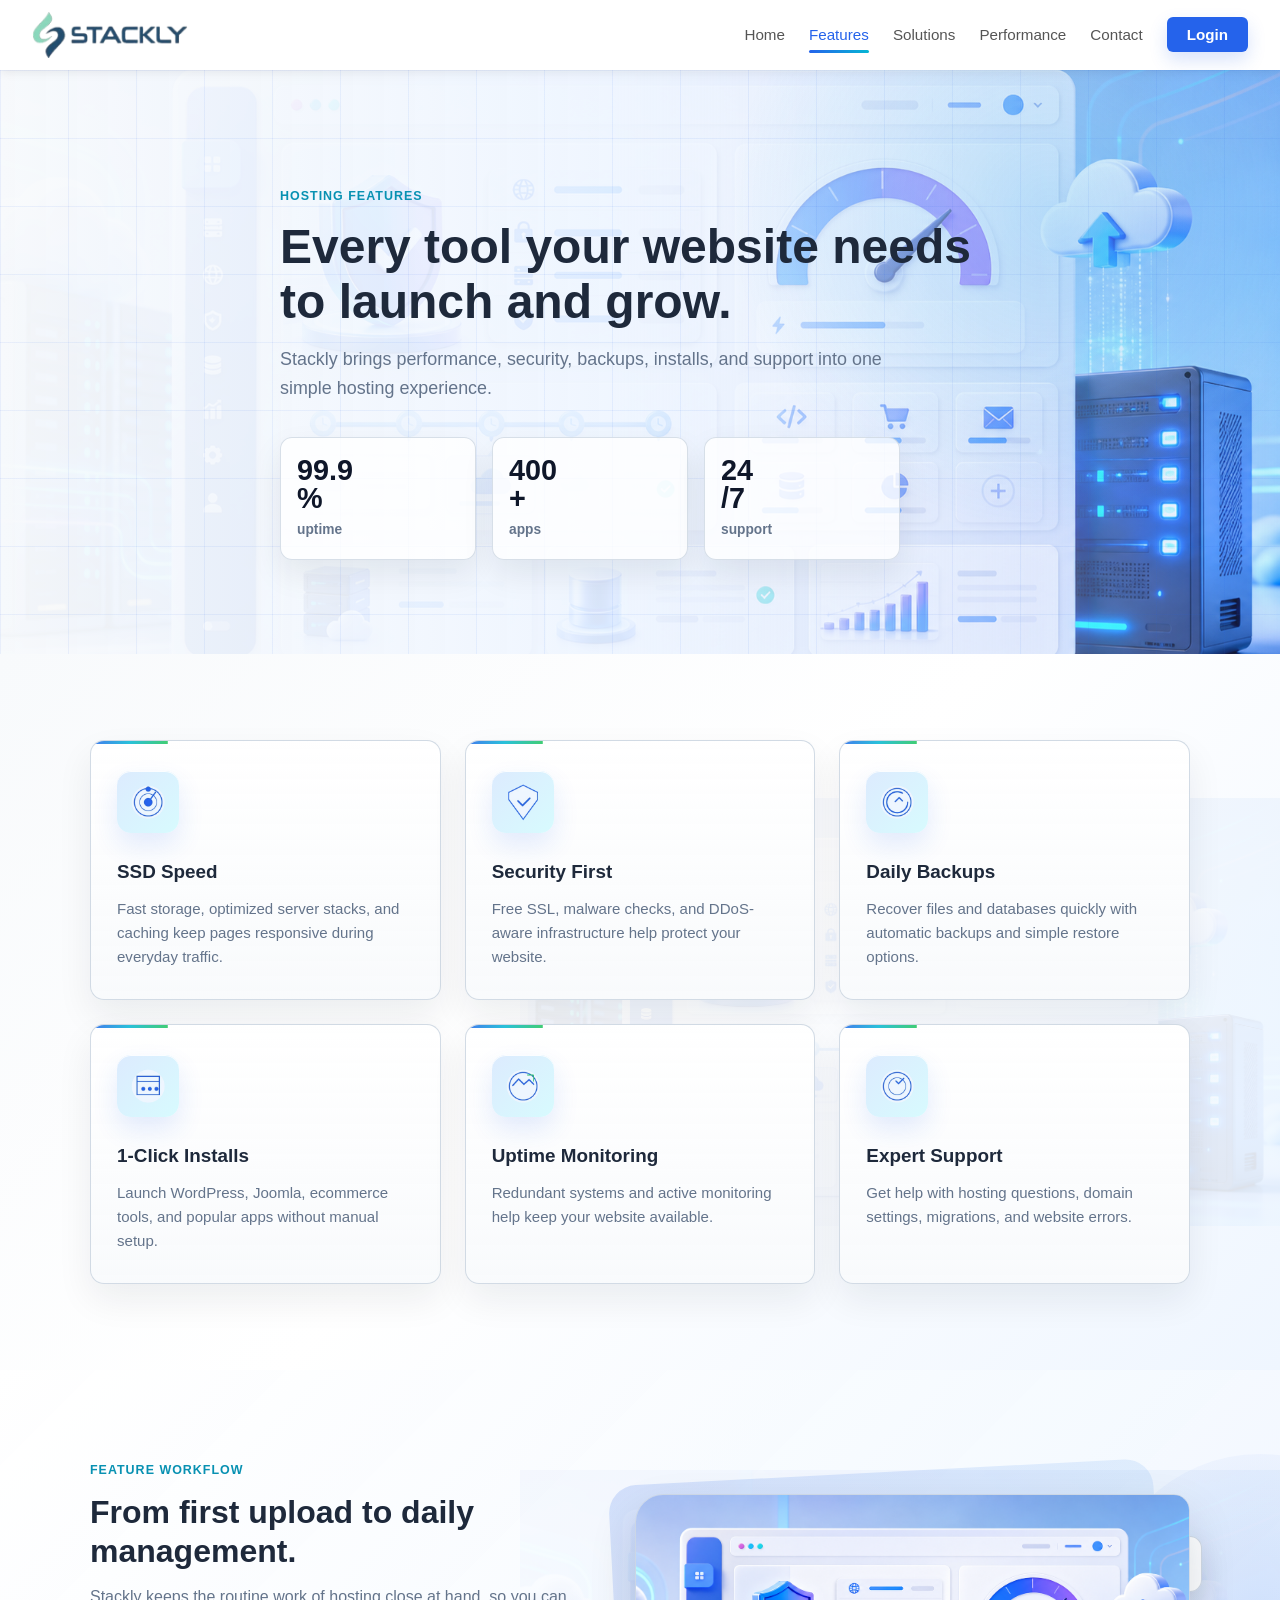
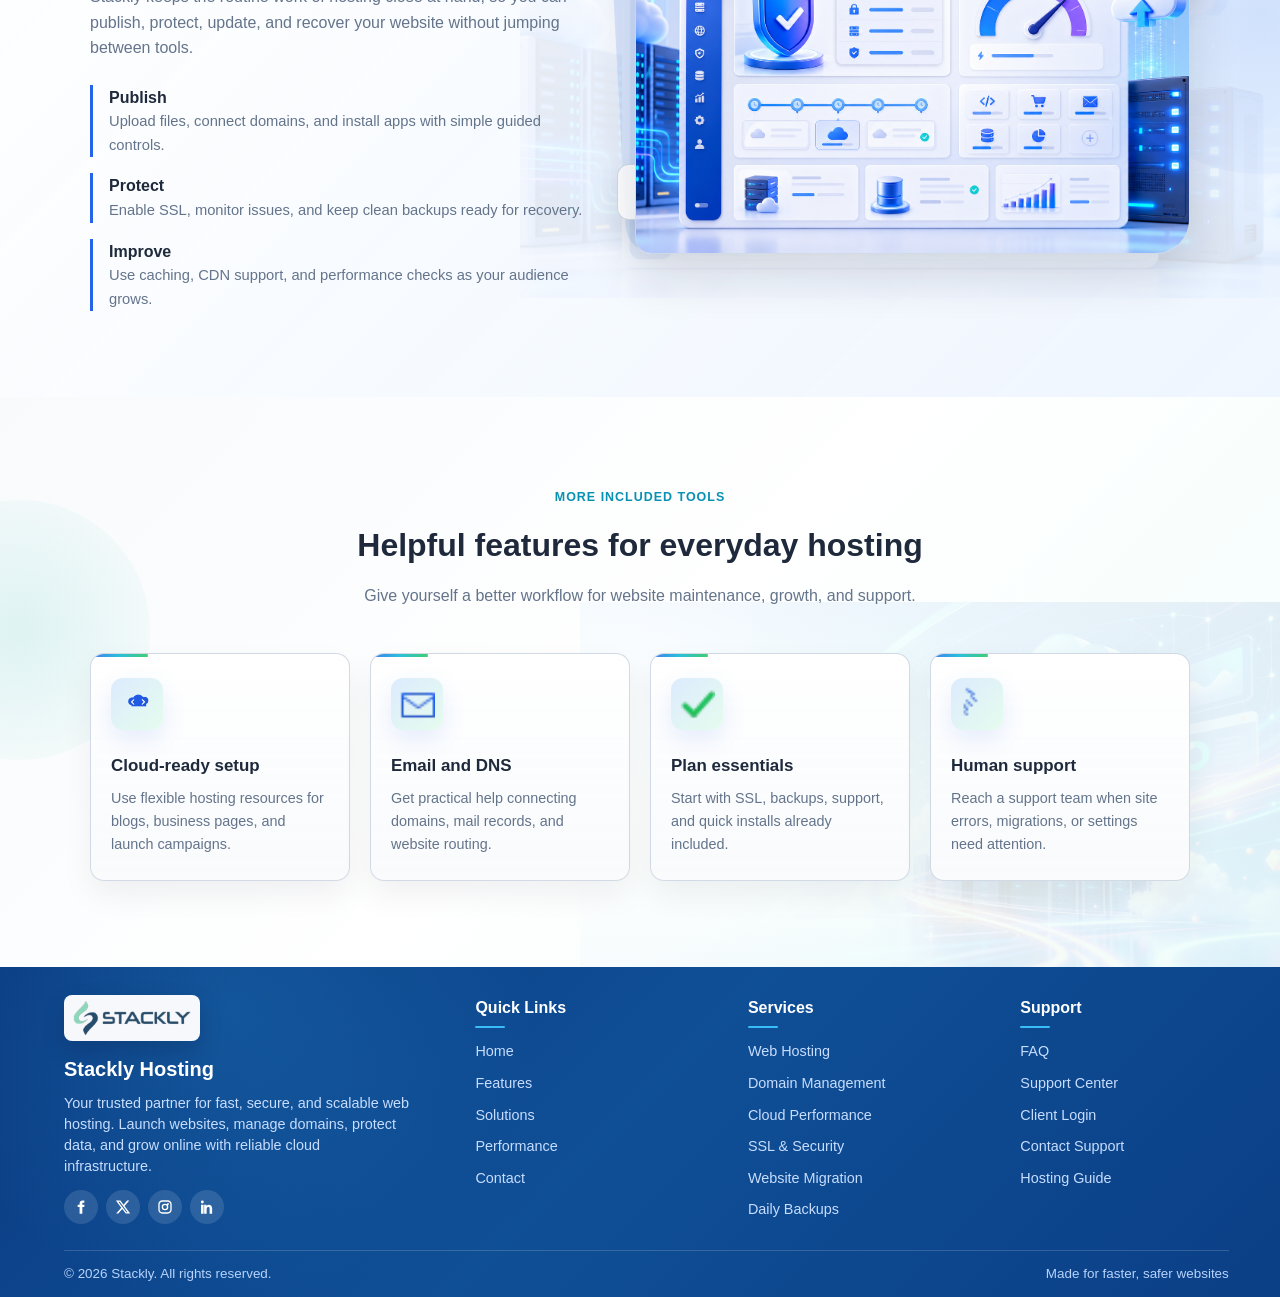
<file: features.html>
<!DOCTYPE html>
<html lang="en">
<head>
    <meta charset="UTF-8">
    <meta name="viewport" content="width=device-width, initial-scale=1.0">
    <title>Features - Stackly</title>
    <link rel="stylesheet" href="style.css">
</head>
<body>
    <nav class="navbar">
        <div class="container nav-container">
            <a href="index.html" class="logo"><img src="images/Stackly_logo.webp" alt="Stackly" class="logo-img"></a>
            <ul class="nav-links" id="navLinks">
                <li><a href="index.html">Home</a></li>
                <li><a href="features.html" class="active">Features</a></li>
                <li><a href="solutions.html">Solutions</a></li>
                <li><a href="performance.html">Performance</a></li>
                <li><a href="contact.html">Contact</a></li>
                <li><a href="login.html" class="nav-login">Login</a></li>
            </ul>
            <button class="hamburger" id="hamburger" aria-label="Menu">
                <svg class="hamburger-icon" viewBox="0 0 24 24" width="24" height="24" fill="none" stroke="currentColor" stroke-width="2.5" stroke-linecap="round">
                    <line x1="3" y1="6" x2="21" y2="6"/>
                    <line x1="3" y1="12" x2="21" y2="12"/>
                    <line x1="3" y1="18" x2="21" y2="18"/>
                </svg>
                <svg class="close-icon" viewBox="0 0 24 24" width="24" height="24" fill="none" stroke="currentColor" stroke-width="2.5" stroke-linecap="round">
                    <line x1="6" y1="6" x2="18" y2="18"/>
                    <line x1="18" y1="6" x2="6" y2="18"/>
                </svg>
            </button>
        </div>
    </nav>

    <section class="page-hero feature-page-hero">
        <div class="container page-hero-content">
            <span class="section-kicker">Hosting features</span>
            <h1>Every tool your website needs to launch and grow.</h1>
            <p>Stackly brings performance, security, backups, installs, and support into one simple hosting experience.</p>
            <div class="count-grid">
                <div><strong><span data-count="99.9" data-decimals="1">0</span>%</strong><span>uptime</span></div>
                <div><strong><span data-count="400">0</span>+</strong><span>apps</span></div>
                <div><strong><span data-count="24">0</span>/7</strong><span>support</span></div>
            </div>
        </div>
    </section>

    <section class="page-content feature-content">
        <div class="container">
            <div class="detail-grid">
                <div class="detail-card animate-on-scroll"><img src="images/speed.webp" alt="" class="feature-icon"><h3>SSD Speed</h3><p>Fast storage, optimized server stacks, and caching keep pages responsive during everyday traffic.</p></div>
                <div class="detail-card animate-on-scroll"><img src="images/shield.webp" alt="" class="feature-icon"><h3>Security First</h3><p>Free SSL, malware checks, and DDoS-aware infrastructure help protect your website.</p></div>
                <div class="detail-card animate-on-scroll"><img src="images/backup.webp" alt="" class="feature-icon"><h3>Daily Backups</h3><p>Recover files and databases quickly with automatic backups and simple restore options.</p></div>
                <div class="detail-card animate-on-scroll"><img src="images/install.webp" alt="" class="feature-icon"><h3>1-Click Installs</h3><p>Launch WordPress, Joomla, ecommerce tools, and popular apps without manual setup.</p></div>
                <div class="detail-card animate-on-scroll"><img src="images/uptime.webp" alt="" class="feature-icon"><h3>Uptime Monitoring</h3><p>Redundant systems and active monitoring help keep your website available.</p></div>
                <div class="detail-card animate-on-scroll"><img src="images/support.webp" alt="" class="feature-icon"><h3>Expert Support</h3><p>Get help with hosting questions, domain settings, migrations, and website errors.</p></div>
            </div>
        </div>
    </section>

    <section class="visual-section feature-visual">
        <div class="container visual-grid">
            <div class="visual-copy animate-on-scroll">
                <span class="section-kicker">Feature workflow</span>
                <h2>From first upload to daily management.</h2>
                <p>Stackly keeps the routine work of hosting close at hand, so you can publish, protect, update, and recover your website without jumping between tools.</p>
                <div class="performance-list">
                    <div><strong>Publish</strong><span>Upload files, connect domains, and install apps with simple guided controls.</span></div>
                    <div><strong>Protect</strong><span>Enable SSL, monitor issues, and keep clean backups ready for recovery.</span></div>
                    <div><strong>Improve</strong><span>Use caching, CDN support, and performance checks as your audience grows.</span></div>
                </div>
            </div>
            <div class="feature-image-stack animate-on-scroll">
                <img src="images/features-page-image.png" alt="Hosting feature control dashboard">
                <div class="stack-card"><img src="images/shield.webp" alt=""><span>Secure by default</span></div>
                <div class="stack-card"><img src="images/speed.webp" alt=""><span>Fast delivery</span></div>
            </div>
        </div>
    </section>

    <section class="page-content alt feature-tools">
        <div class="container">
            <div class="section-heading animate-on-scroll">
                <span class="section-kicker">More included tools</span>
                <h2 class="section-title">Helpful features for everyday hosting</h2>
                <p>Give yourself a better workflow for website maintenance, growth, and support.</p>
            </div>
            <div class="mini-grid">
                <div class="animate-on-scroll"><img src="images/cloud.webp" alt=""><h3>Cloud-ready setup</h3><p>Use flexible hosting resources for blogs, business pages, and launch campaigns.</p></div>
                <div class="animate-on-scroll"><img src="images/envelope.webp" alt=""><h3>Email and DNS</h3><p>Get practical help connecting domains, mail records, and website routing.</p></div>
                <div class="animate-on-scroll"><img src="images/check.webp" alt=""><h3>Plan essentials</h3><p>Start with SSL, backups, support, and quick installs already included.</p></div>
                <div class="animate-on-scroll"><img src="images/phone.webp" alt=""><h3>Human support</h3><p>Reach a support team when site errors, migrations, or settings need attention.</p></div>
            </div>
        </div>
    </section>

    <footer class="footer">
        <div class="container">
            <div class="footer-grid">
                <div class="footer-col footer-brand">
                    <a href="index.html"><img src="images/Stackly_logo.webp" alt="Stackly" class="footer-logo"></a>
                    <h4>Stackly Hosting</h4>
                    <p>Your trusted partner for fast, secure, and scalable web hosting. Launch websites, manage domains, protect data, and grow online with reliable cloud infrastructure.</p>
                    <div class="footer-social" aria-label="Social links">
                        <a href="404.html" aria-label="Facebook">
                            <svg viewBox="0 0 24 24" aria-hidden="true"><path d="M14 8.5V6.8c0-.8.2-1.3 1.3-1.3H17V2.3c-.8-.1-1.7-.2-2.6-.2-2.7 0-4.5 1.6-4.5 4.6v1.8H7v3.6h2.9V22H14v-9.9h2.8l.5-3.6H14z"/></svg>
                        </a>
                        <a href="404.html" aria-label="X Twitter">
                            <svg viewBox="0 0 24 24" aria-hidden="true"><path d="M18.2 2.3h3.3l-7.2 8.3 8.5 11.2h-6.7l-5.2-6.8-6 6.8H1.7l7.7-8.8L1.3 2.3h6.8l4.7 6.2 5.4-6.2zm-1.2 17.5h1.8L7.1 4.1H5.1l11.9 15.7z"/></svg>
                        </a>
                        <a href="404.html" aria-label="Instagram">
                            <svg viewBox="0 0 24 24" aria-hidden="true"><path d="M7.8 2h8.4C19.4 2 22 4.6 22 7.8v8.4c0 3.2-2.6 5.8-5.8 5.8H7.8C4.6 22 2 19.4 2 16.2V7.8C2 4.6 4.6 2 7.8 2zm0 2C5.7 4 4 5.7 4 7.8v8.4C4 18.3 5.7 20 7.8 20h8.4c2.1 0 3.8-1.7 3.8-3.8V7.8C20 5.7 18.3 4 16.2 4H7.8zm8.7 2.1c.8 0 1.4.6 1.4 1.4s-.6 1.4-1.4 1.4-1.4-.6-1.4-1.4.6-1.4 1.4-1.4zM12 7.1A4.9 4.9 0 1 1 12 17a4.9 4.9 0 0 1 0-9.9zm0 2A2.9 2.9 0 1 0 12 15a2.9 2.9 0 0 0 0-5.9z"/></svg>
                        </a>
                        <a href="404.html" aria-label="LinkedIn">
                            <svg viewBox="0 0 24 24" aria-hidden="true"><path d="M6.9 8.8H3.1V22h3.8V8.8zM5 2.2a2.2 2.2 0 1 0 0 4.4 2.2 2.2 0 0 0 0-4.4zm6.3 6.6H7.7V22h3.8v-6.9c0-1.8.8-3 2.4-3 1.4 0 2 1 2 2.8V22h3.8v-7.7c0-3.8-2-5.8-4.9-5.8-2.2 0-3.2 1.2-3.7 2h.1V8.8z"/></svg>
                        </a>
                    </div>
                </div>
                <div class="footer-col">
                    <h4>Quick Links</h4>
                    <ul>
                        <li><a href="index.html">Home</a></li>
                        <li><a href="features.html">Features</a></li>
                        <li><a href="solutions.html">Solutions</a></li>
                        <li><a href="performance.html">Performance</a></li>
                        <li><a href="contact.html">Contact</a></li>
                    </ul>
                </div>
                <div class="footer-col">
                    <h4>Services</h4>
                    <ul>
                        <li><a href="404.html">Web Hosting</a></li>
                        <li><a href="404.html">Domain Management</a></li>
                        <li><a href="404.html">Cloud Performance</a></li>
                        <li><a href="404.html">SSL & Security</a></li>
                        <li><a href="404.html">Website Migration</a></li>
                        <li><a href="404.html">Daily Backups</a></li>
                    </ul>
                </div>
                <div class="footer-col">
                    <h4>Support</h4>
                    <ul>
                        <li><a href="404.html">FAQ</a></li>
                        <li><a href="404.html">Support Center</a></li>
                        <li><a href="404.html">Client Login</a></li>
                        <li><a href="404.html">Contact Support</a></li>
                        <li><a href="404.html">Hosting Guide</a></li>
                    </ul>
                </div>
            </div>
            <div class="footer-bottom">
                <p>&copy; 2026 Stackly. All rights reserved.</p>
                <p>Made for faster, safer websites</p>
            </div>
        </div>
    </footer>
    <script src="script.js"></script>
</body>
</html>
</file>
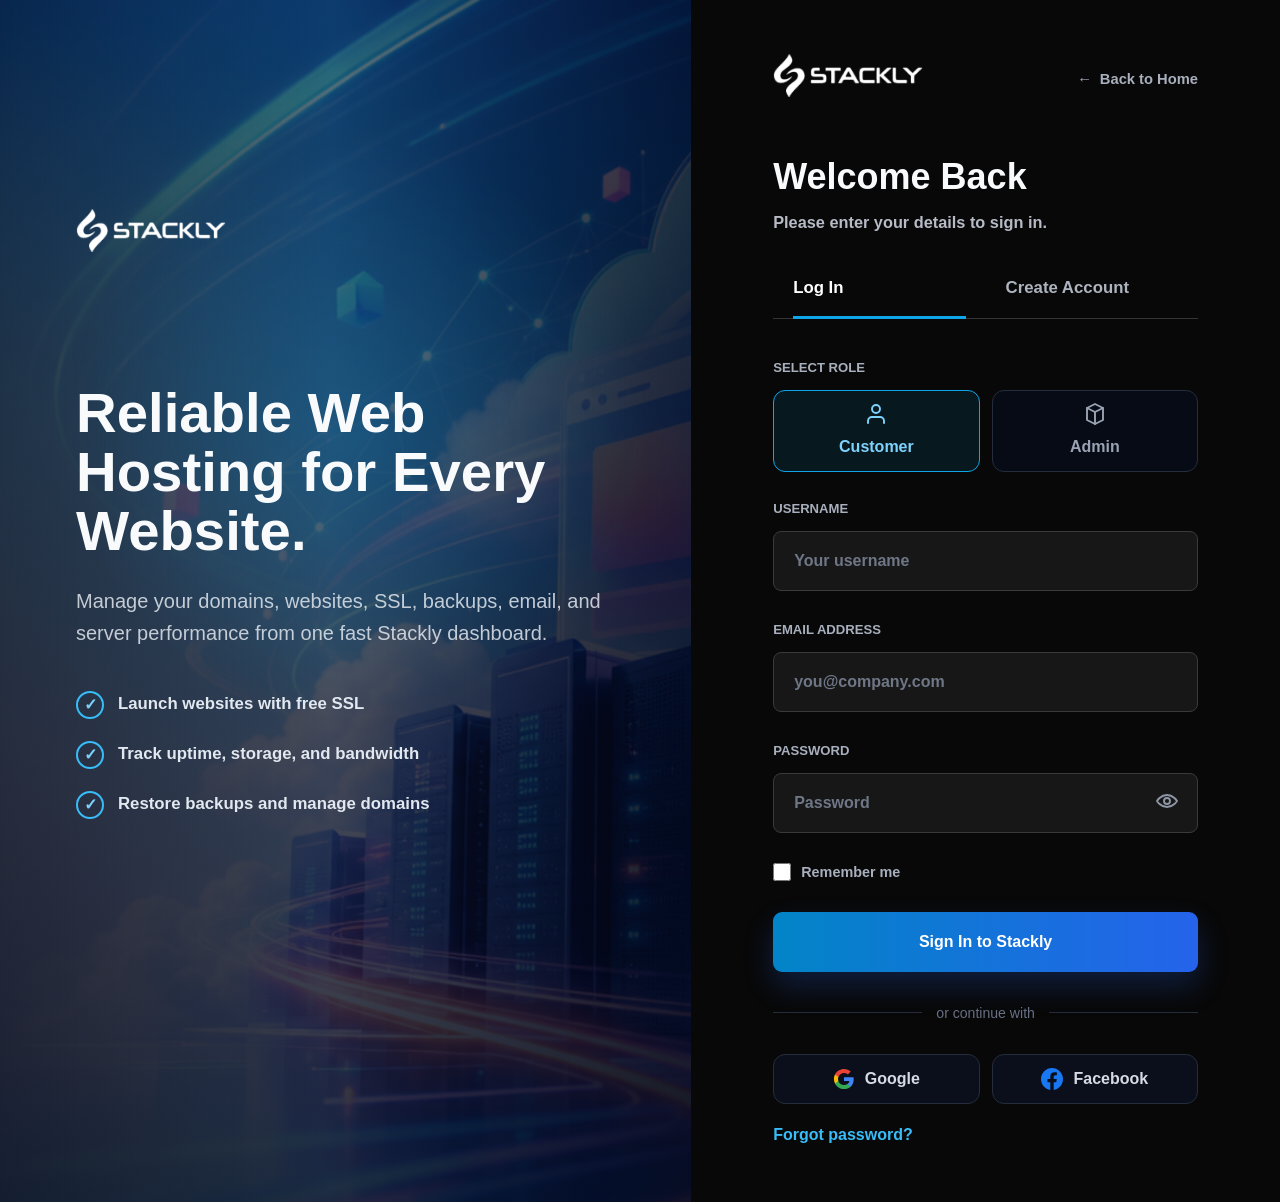
<file: login.html>
<!DOCTYPE html>
<html lang="en">
<head>
    <meta charset="UTF-8">
    <meta name="viewport" content="width=device-width, initial-scale=1.0">
    <title>Login - Stackly Web Hosting</title>
    <link rel="stylesheet" href="style.css">
</head>
<body class="login-page">
    <main class="login-shell">
        <section class="login-hero-panel" aria-label="Stackly hosting account benefits">
            <div class="login-hero-content">
                <a href="index.html" class="login-brand">
                    <img src="images/Stackly_logo.webp" alt="Stackly">
                </a>
                <div class="login-copy">
                    <h1>Reliable Web Hosting for Every Website.</h1>
                    <p>Manage your domains, websites, SSL, backups, email, and server performance from one fast Stackly dashboard.</p>
                    <ul class="login-benefits">
                        <li>
                            <span aria-hidden="true">&#10003;</span>
                            Launch websites with free SSL
                        </li>
                        <li>
                            <span aria-hidden="true">&#10003;</span>
                            Track uptime, storage, and bandwidth
                        </li>
                        <li>
                            <span aria-hidden="true">&#10003;</span>
                            Restore backups and manage domains
                        </li>
                    </ul>
                </div>
            </div>
        </section>

        <section class="login-form-panel">
            <div class="login-card">
                <div class="login-topbar">
                    <a href="index.html"><img src="images/Stackly_logo.webp" alt="Stackly" class="login-card-logo"></a>
                    <a href="index.html" class="back-home" aria-label="Back to home">
                        <span aria-hidden="true">&larr;</span>
                        Back to Home
                    </a>
                </div>

                <div class="login-heading">
                    <h2>Welcome Back</h2>
                    <p>Please enter your details to sign in.</p>
                </div>

                <form class="login-form" action="dashboard.html">
                    <div class="login-tabs" role="tablist" aria-label="Account access">
                        <a href="login.html" class="active" role="tab" aria-selected="true">Log In</a>
                        <a href="signup.html" role="tab" aria-selected="false">Create Account</a>
                    </div>

                    <fieldset class="role-fieldset">
                        <legend>Select Role</legend>
                        <div class="role-options">
                            <label class="role-option">
                                <input type="radio" name="role" value="customer" checked>
                                <span>
                                    <svg viewBox="0 0 24 24" aria-hidden="true">
                                        <path d="M20 21v-2a4 4 0 0 0-4-4H8a4 4 0 0 0-4 4v2"/>
                                        <circle cx="12" cy="7" r="4"/>
                                    </svg>
                                    Customer
                                </span>
                            </label>
                            <label class="role-option">
                                <input type="radio" name="role" value="admin">
                                <span>
                                    <svg viewBox="0 0 24 24" aria-hidden="true">
                                        <path d="M12 2 4 6v12l8 4 8-4V6l-8-4Z"/>
                                        <path d="m4 6 8 4 8-4"/>
                                        <path d="M12 10v12"/>
                                    </svg>
                                    Admin
                                </span>
                            </label>
                        </div>
                    </fieldset>

                    <div class="login-field">
                        <label for="username">Username</label>
                        <input type="text" id="username" name="username" placeholder="Your username" autocomplete="username" required>
                    </div>

                    <div class="login-field">
                        <label for="email">Email Address</label>
                        <input type="email" id="email" name="email" placeholder="you@company.com" autocomplete="email" required>
                    </div>

                    <div class="login-field">
                        <label for="password">Password</label>
                        <div class="password-field">
                            <input type="password" id="password" name="password" placeholder="Password" autocomplete="current-password" required>
                            <button type="button" class="password-toggle" id="passwordToggle" aria-label="Show password" data-password-target="password">
                                <svg viewBox="0 0 24 24" aria-hidden="true">
                                    <path d="M2 12s3.5-6 10-6 10 6 10 6-3.5 6-10 6S2 12 2 12Z"/>
                                    <circle cx="12" cy="12" r="3"/>
                                </svg>
                            </button>
                        </div>
                    </div>

                    <div class="login-options">
                        <label>
                            <input type="checkbox" id="rememberMe" name="rememberMe" required>
                            Remember me
                        </label>
                    </div>

                    <button type="submit" class="login-submit">Sign In to Stackly</button>

                    <div class="login-divider">
                        <span>or continue with</span>
                    </div>

                    <div class="social-login">
                        <button type="button" onclick="window.location.href='404.html'">
                            <svg class="brand-icon" viewBox="0 0 24 24" aria-hidden="true">
                                <path fill="#4285F4" d="M22.56 12.25c0-.78-.07-1.53-.2-2.25H12v4.26h5.92c-.26 1.37-1.04 2.53-2.21 3.31v2.77h3.57c2.08-1.92 3.28-4.74 3.28-8.09Z"/>
                                <path fill="#34A853" d="M12 23c2.97 0 5.46-.98 7.28-2.66l-3.57-2.77c-.98.66-2.23 1.06-3.71 1.06-2.86 0-5.29-1.93-6.16-4.53H2.18v2.84C3.99 20.53 7.7 23 12 23Z"/>
                                <path fill="#FBBC05" d="M5.84 14.1c-.22-.66-.35-1.36-.35-2.1s.13-1.44.35-2.1V7.06H2.18A10.96 10.96 0 0 0 1 12c0 1.77.43 3.45 1.18 4.94l3.66-2.84Z"/>
                                <path fill="#EA4335" d="M12 5.38c1.62 0 3.06.56 4.21 1.64l3.15-3.15C17.45 2.09 14.97 1 12 1 7.7 1 3.99 3.47 2.18 7.06L5.84 9.9C6.71 7.31 9.14 5.38 12 5.38Z"/>
                            </svg>
                            Google
                        </button>
                        <button type="button" onclick="window.location.href='404.html'">
                            <svg class="brand-icon" viewBox="0 0 24 24" aria-hidden="true">
                                <path fill="#1877F2" d="M24 12.07C24 5.41 18.63 0 12 0S0 5.41 0 12.07C0 18.1 4.39 23.09 10.13 24v-8.44H7.08v-3.49h3.05V9.41c0-3.03 1.79-4.7 4.53-4.7 1.31 0 2.68.24 2.68.24v2.96h-1.51c-1.49 0-1.96.93-1.96 1.89v2.27h3.33l-.53 3.49h-2.8V24C19.61 23.09 24 18.1 24 12.07Z"/>
                            </svg>
                            Facebook
                        </button>
                    </div>

                    <a href="#" class="login-forgot">Forgot password?</a>
                </form>
            </div>
        </section>
    </main>

    <div class="success-modal" id="loginSuccessModal" aria-hidden="true">
        <div class="success-dialog" role="status" aria-live="polite">
            <span class="success-icon" aria-hidden="true">&#10003;</span>
            <h2 id="loginSuccessTitle">Congrats!</h2>
            <p>Taking you to your Stackly dashboard.</p>
        </div>
    </div>

    <script src="script.js"></script>
</body>
</html>
</file>
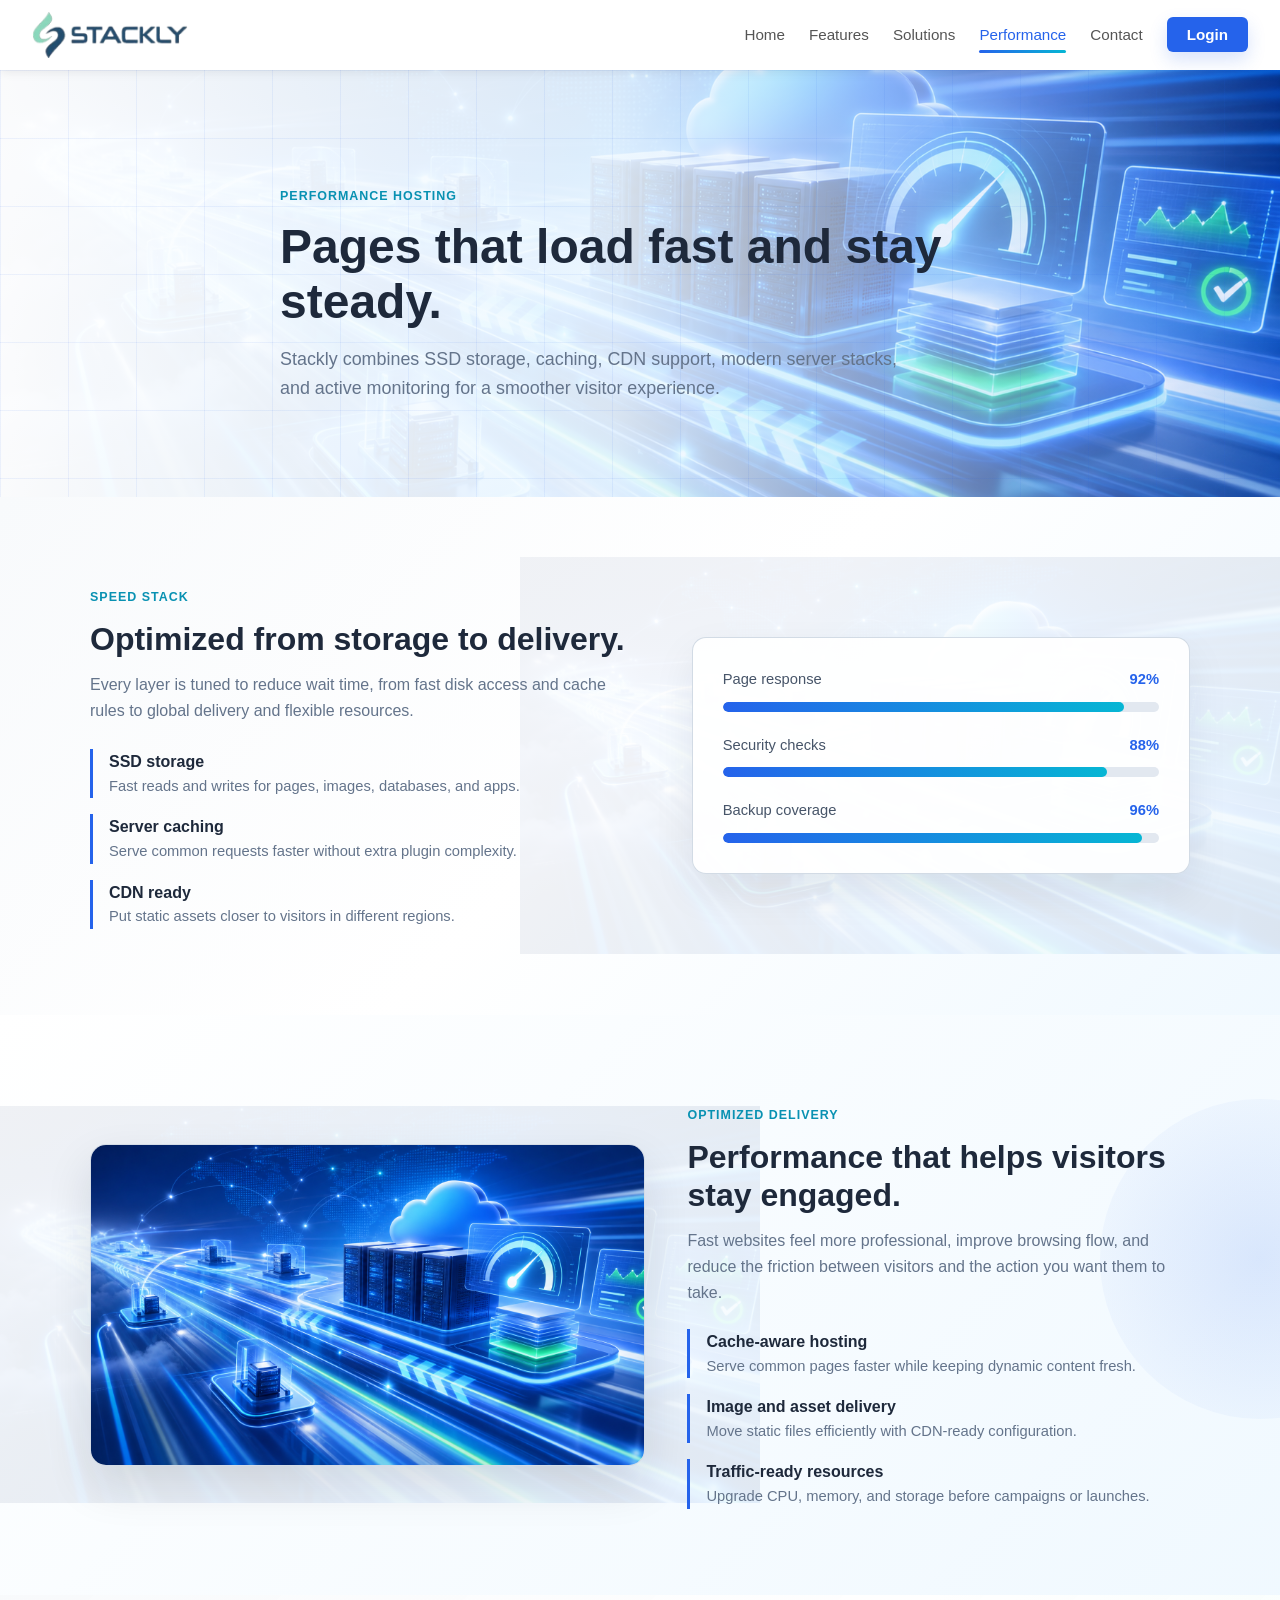
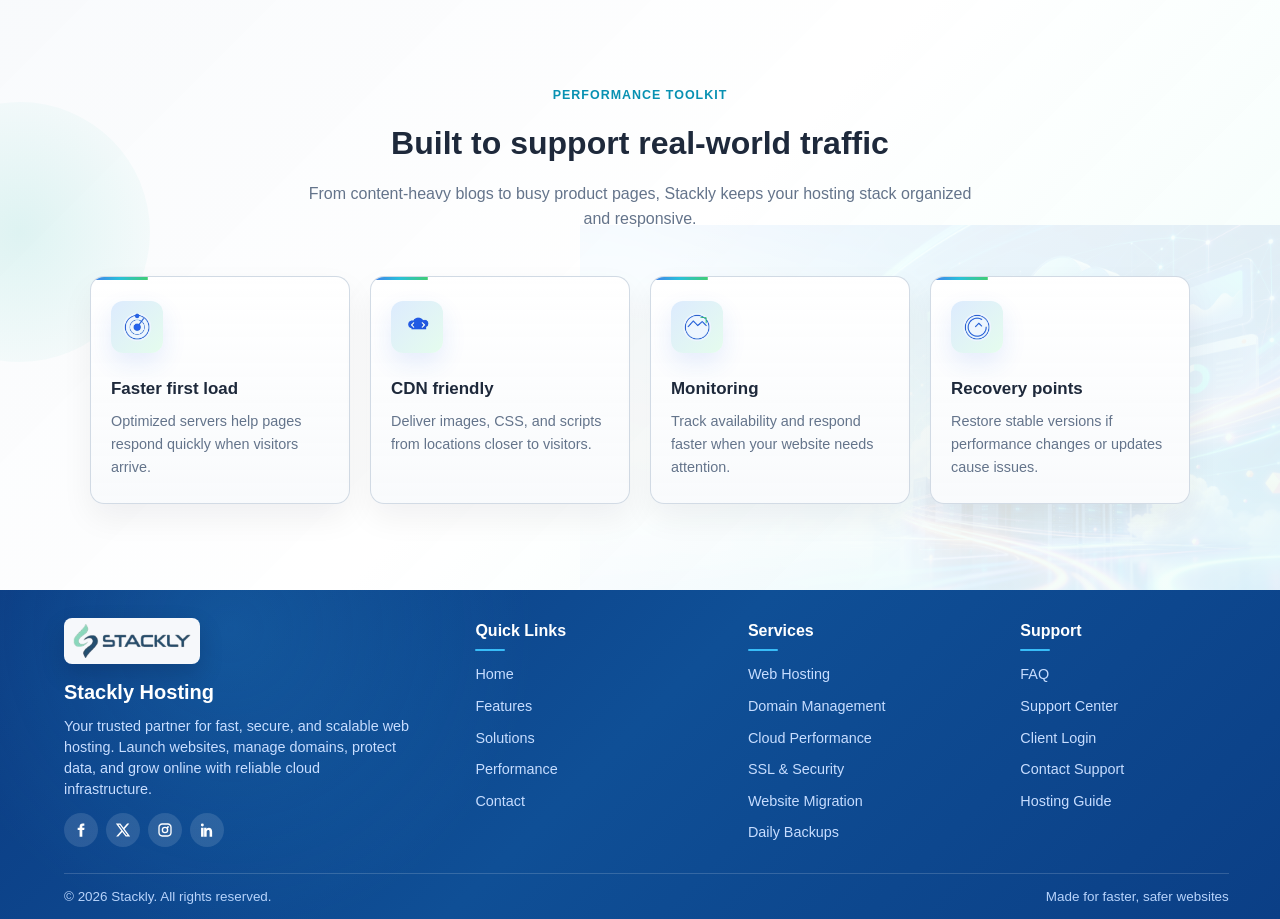
<file: performance.html>
<!DOCTYPE html>
<html lang="en">
<head>
    <meta charset="UTF-8">
    <meta name="viewport" content="width=device-width, initial-scale=1.0">
    <title>Performance - Stackly</title>
    <link rel="stylesheet" href="style.css">
</head>
<body>
    <nav class="navbar">
        <div class="container nav-container">
            <a href="index.html" class="logo"><img src="images/Stackly_logo.webp" alt="Stackly" class="logo-img"></a>
            <ul class="nav-links" id="navLinks">
                <li><a href="index.html">Home</a></li>
                <li><a href="features.html">Features</a></li>
                <li><a href="solutions.html">Solutions</a></li>
                <li><a href="performance.html" class="active">Performance</a></li>
                <li><a href="contact.html">Contact</a></li>
                <li><a href="login.html" class="nav-login">Login</a></li>
            </ul>
            <button class="hamburger" id="hamburger" aria-label="Menu">
                <svg class="hamburger-icon" viewBox="0 0 24 24" width="24" height="24" fill="none" stroke="currentColor" stroke-width="2.5" stroke-linecap="round"><line x1="3" y1="6" x2="21" y2="6"/><line x1="3" y1="12" x2="21" y2="12"/><line x1="3" y1="18" x2="21" y2="18"/></svg>
                <svg class="close-icon" viewBox="0 0 24 24" width="24" height="24" fill="none" stroke="currentColor" stroke-width="2.5" stroke-linecap="round"><line x1="6" y1="6" x2="18" y2="18"/><line x1="18" y1="6" x2="6" y2="18"/></svg>
            </button>
        </div>
    </nav>

    <section class="page-hero performance-page-hero">
        <div class="container page-hero-content">
            <span class="section-kicker">Performance hosting</span>
            <h1>Pages that load fast and stay steady.</h1>
            <p>Stackly combines SSD storage, caching, CDN support, modern server stacks, and active monitoring for a smoother visitor experience.</p>
        </div>
    </section>

    <section class="page-content performance-content">
        <div class="container performance-grid">
            <div class="performance-copy">
                <span class="section-kicker">Speed stack</span>
                <h2>Optimized from storage to delivery.</h2>
                <p>Every layer is tuned to reduce wait time, from fast disk access and cache rules to global delivery and flexible resources.</p>
                <div class="performance-list">
                    <div><strong>SSD storage</strong><span>Fast reads and writes for pages, images, databases, and apps.</span></div>
                    <div><strong>Server caching</strong><span>Serve common requests faster without extra plugin complexity.</span></div>
                    <div><strong>CDN ready</strong><span>Put static assets closer to visitors in different regions.</span></div>
                </div>
            </div>
            <div class="performance-card">
                <div class="meter-row"><span>Page response</span><strong>92%</strong></div><div class="meter"><span style="width: 92%"></span></div>
                <div class="meter-row"><span>Security checks</span><strong>88%</strong></div><div class="meter"><span style="width: 88%"></span></div>
                <div class="meter-row"><span>Backup coverage</span><strong>96%</strong></div><div class="meter"><span style="width: 96%"></span></div>
            </div>
        </div>
    </section>

    <section class="visual-section performance-visual">
        <div class="container visual-grid reverse">
            <div class="image-panel">
                <img src="images/performance-page-image.png" alt="Fast cloud hosting infrastructure">
            </div>
            <div class="visual-copy">
                <span class="section-kicker">Optimized delivery</span>
                <h2>Performance that helps visitors stay engaged.</h2>
                <p>Fast websites feel more professional, improve browsing flow, and reduce the friction between visitors and the action you want them to take.</p>
                <div class="performance-list">
                    <div><strong>Cache-aware hosting</strong><span>Serve common pages faster while keeping dynamic content fresh.</span></div>
                    <div><strong>Image and asset delivery</strong><span>Move static files efficiently with CDN-ready configuration.</span></div>
                    <div><strong>Traffic-ready resources</strong><span>Upgrade CPU, memory, and storage before campaigns or launches.</span></div>
                </div>
            </div>
        </div>
    </section>

    <section class="page-content alt performance-tools">
        <div class="container">
            <div class="section-heading">
                <span class="section-kicker">Performance toolkit</span>
                <h2 class="section-title">Built to support real-world traffic</h2>
                <p>From content-heavy blogs to busy product pages, Stackly keeps your hosting stack organized and responsive.</p>
            </div>
            <div class="mini-grid">
                <div><img src="images/speed.webp" alt=""><h3>Faster first load</h3><p>Optimized servers help pages respond quickly when visitors arrive.</p></div>
                <div><img src="images/cloud.webp" alt=""><h3>CDN friendly</h3><p>Deliver images, CSS, and scripts from locations closer to visitors.</p></div>
                <div><img src="images/uptime.webp" alt=""><h3>Monitoring</h3><p>Track availability and respond faster when your website needs attention.</p></div>
                <div><img src="images/backup.webp" alt=""><h3>Recovery points</h3><p>Restore stable versions if performance changes or updates cause issues.</p></div>
            </div>
        </div>
    </section>

    <footer class="footer">
        <div class="container">
            <div class="footer-grid">
                <div class="footer-col footer-brand">
                    <a href="index.html"><img src="images/Stackly_logo.webp" alt="Stackly" class="footer-logo"></a>
                    <h4>Stackly Hosting</h4>
                    <p>Your trusted partner for fast, secure, and scalable web hosting. Launch websites, manage domains, protect data, and grow online with reliable cloud infrastructure.</p>
                    <div class="footer-social" aria-label="Social links">
                        <a href="404.html" aria-label="Facebook">
                            <svg viewBox="0 0 24 24" aria-hidden="true"><path d="M14 8.5V6.8c0-.8.2-1.3 1.3-1.3H17V2.3c-.8-.1-1.7-.2-2.6-.2-2.7 0-4.5 1.6-4.5 4.6v1.8H7v3.6h2.9V22H14v-9.9h2.8l.5-3.6H14z"/></svg>
                        </a>
                        <a href="404.html" aria-label="X Twitter">
                            <svg viewBox="0 0 24 24" aria-hidden="true"><path d="M18.2 2.3h3.3l-7.2 8.3 8.5 11.2h-6.7l-5.2-6.8-6 6.8H1.7l7.7-8.8L1.3 2.3h6.8l4.7 6.2 5.4-6.2zm-1.2 17.5h1.8L7.1 4.1H5.1l11.9 15.7z"/></svg>
                        </a>
                        <a href="404.html" aria-label="Instagram">
                            <svg viewBox="0 0 24 24" aria-hidden="true"><path d="M7.8 2h8.4C19.4 2 22 4.6 22 7.8v8.4c0 3.2-2.6 5.8-5.8 5.8H7.8C4.6 22 2 19.4 2 16.2V7.8C2 4.6 4.6 2 7.8 2zm0 2C5.7 4 4 5.7 4 7.8v8.4C4 18.3 5.7 20 7.8 20h8.4c2.1 0 3.8-1.7 3.8-3.8V7.8C20 5.7 18.3 4 16.2 4H7.8zm8.7 2.1c.8 0 1.4.6 1.4 1.4s-.6 1.4-1.4 1.4-1.4-.6-1.4-1.4.6-1.4 1.4-1.4zM12 7.1A4.9 4.9 0 1 1 12 17a4.9 4.9 0 0 1 0-9.9zm0 2A2.9 2.9 0 1 0 12 15a2.9 2.9 0 0 0 0-5.9z"/></svg>
                        </a>
                        <a href="404.html" aria-label="LinkedIn">
                            <svg viewBox="0 0 24 24" aria-hidden="true"><path d="M6.9 8.8H3.1V22h3.8V8.8zM5 2.2a2.2 2.2 0 1 0 0 4.4 2.2 2.2 0 0 0 0-4.4zm6.3 6.6H7.7V22h3.8v-6.9c0-1.8.8-3 2.4-3 1.4 0 2 1 2 2.8V22h3.8v-7.7c0-3.8-2-5.8-4.9-5.8-2.2 0-3.2 1.2-3.7 2h.1V8.8z"/></svg>
                        </a>
                    </div>
                </div>
                <div class="footer-col">
                    <h4>Quick Links</h4>
                    <ul>
                        <li><a href="index.html">Home</a></li>
                        <li><a href="features.html">Features</a></li>
                        <li><a href="solutions.html">Solutions</a></li>
                        <li><a href="performance.html">Performance</a></li>
                        <li><a href="contact.html">Contact</a></li>
                    </ul>
                </div>
                <div class="footer-col">
                    <h4>Services</h4>
                    <ul>
                        <li><a href="404.html">Web Hosting</a></li>
                        <li><a href="404.html">Domain Management</a></li>
                        <li><a href="404.html">Cloud Performance</a></li>
                        <li><a href="404.html">SSL & Security</a></li>
                        <li><a href="404.html">Website Migration</a></li>
                        <li><a href="404.html">Daily Backups</a></li>
                    </ul>
                </div>
                <div class="footer-col">
                    <h4>Support</h4>
                    <ul>
                        <li><a href="404.html">FAQ</a></li>
                        <li><a href="404.html">Support Center</a></li>
                        <li><a href="404.html">Client Login</a></li>
                        <li><a href="404.html">Contact Support</a></li>
                        <li><a href="404.html">Hosting Guide</a></li>
                    </ul>
                </div>
            </div>
            <div class="footer-bottom">
                <p>&copy; 2026 Stackly. All rights reserved.</p>
                <p>Made for faster, safer websites</p>
            </div>
        </div>
    </footer>
    <script src="script.js"></script>
</body>
</html>
</file>
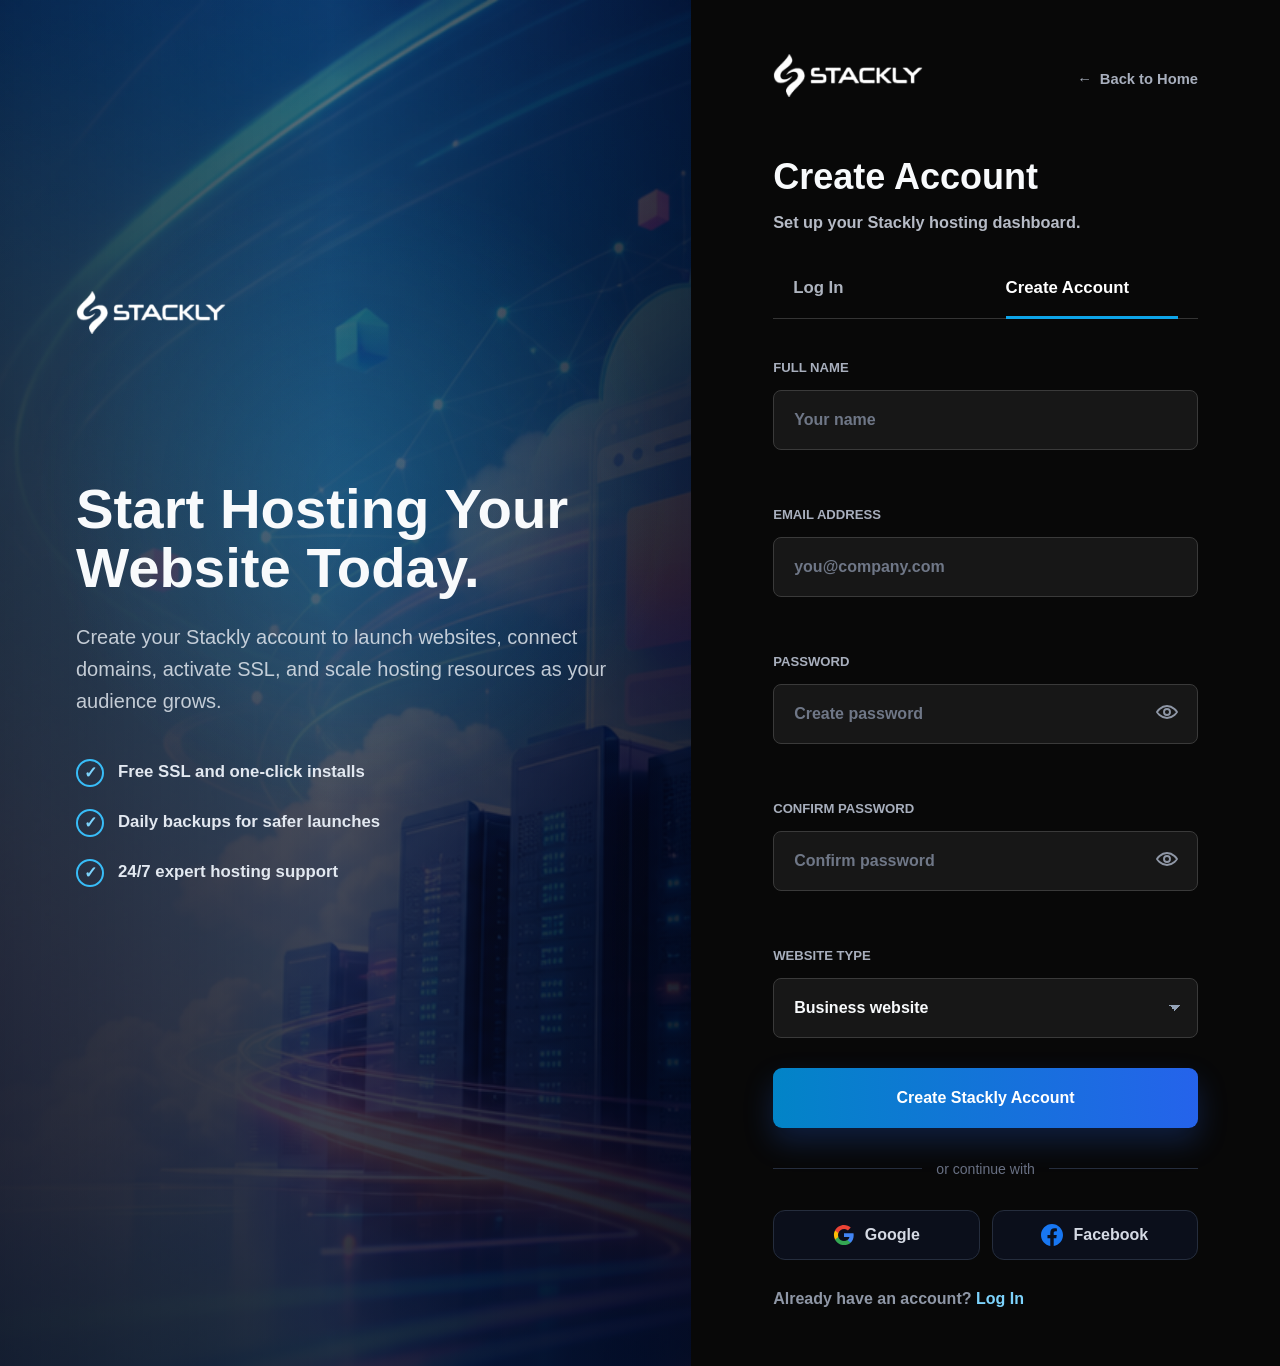
<file: signup.html>
<!DOCTYPE html>
<html lang="en">
<head>
    <meta charset="UTF-8">
    <meta name="viewport" content="width=device-width, initial-scale=1.0">
    <title>Create Account - Stackly Web Hosting</title>
    <link rel="stylesheet" href="style.css">
</head>
<body class="login-page">
    <main class="login-shell">
        <section class="login-hero-panel" aria-label="Stackly hosting signup benefits">
            <div class="login-hero-content">
                <a href="index.html" class="login-brand">
                    <img src="images/Stackly_logo.webp" alt="Stackly">
                </a>
                <div class="login-copy">
                    <h1>Start Hosting Your Website Today.</h1>
                    <p>Create your Stackly account to launch websites, connect domains, activate SSL, and scale hosting resources as your audience grows.</p>
                    <ul class="login-benefits">
                        <li>
                            <span aria-hidden="true">&#10003;</span>
                            Free SSL and one-click installs
                        </li>
                        <li>
                            <span aria-hidden="true">&#10003;</span>
                            Daily backups for safer launches
                        </li>
                        <li>
                            <span aria-hidden="true">&#10003;</span>
                            24/7 expert hosting support
                        </li>
                    </ul>
                </div>
            </div>
        </section>

        <section class="login-form-panel">
            <div class="login-card">
                <div class="login-topbar">
                    <a href="index.html"><img src="images/Stackly_logo.webp" alt="Stackly" class="login-card-logo"></a>
                    <a href="index.html" class="back-home" aria-label="Back to home">
                        <span aria-hidden="true">&larr;</span>
                        Back to Home
                    </a>
                </div>

                <div class="login-heading">
                    <h2>Create Account</h2>
                    <p>Set up your Stackly hosting dashboard.</p>
                </div>

                <form class="login-form" id="signupForm" novalidate>
                    <div class="login-tabs" role="tablist" aria-label="Account access">
                        <a href="login.html" role="tab" aria-selected="false">Log In</a>
                        <a href="signup.html" class="active" role="tab" aria-selected="true">Create Account</a>
                    </div>

                    <div class="login-field">
                        <label for="name">Full Name</label>
                        <input type="text" id="name" name="name" placeholder="Your name" autocomplete="name" required aria-describedby="nameError">
                        <span class="field-error" id="nameError" aria-live="polite"></span>
                    </div>

                    <div class="login-field">
                        <label for="signupEmail">Email Address</label>
                        <input type="email" id="signupEmail" name="email" placeholder="you@company.com" autocomplete="email" required aria-describedby="signupEmailError">
                        <span class="field-error" id="signupEmailError" aria-live="polite"></span>
                    </div>

                    <div class="login-field">
                        <label for="signupPassword">Password</label>
                        <div class="password-field">
                            <input type="password" id="signupPassword" name="password" placeholder="Create password" autocomplete="new-password" required minlength="8" aria-describedby="signupPasswordError">
                            <button type="button" class="password-toggle" aria-label="Show password" data-password-target="signupPassword">
                                <svg viewBox="0 0 24 24" aria-hidden="true">
                                    <path d="M2 12s3.5-6 10-6 10 6 10 6-3.5 6-10 6S2 12 2 12Z"/>
                                    <circle cx="12" cy="12" r="3"/>
                                </svg>
                            </button>
                        </div>
                        <span class="field-error" id="signupPasswordError" aria-live="polite"></span>
                    </div>

                    <div class="login-field">
                        <label for="confirmPassword">Confirm Password</label>
                        <div class="password-field">
                            <input type="password" id="confirmPassword" name="confirmPassword" placeholder="Confirm password" autocomplete="new-password" required aria-describedby="confirmPasswordError">
                            <button type="button" class="password-toggle" aria-label="Show password" data-password-target="confirmPassword">
                                <svg viewBox="0 0 24 24" aria-hidden="true">
                                    <path d="M2 12s3.5-6 10-6 10 6 10 6-3.5 6-10 6S2 12 2 12Z"/>
                                    <circle cx="12" cy="12" r="3"/>
                                </svg>
                            </button>
                        </div>
                        <span class="field-error" id="confirmPasswordError" aria-live="polite"></span>
                    </div>

                    <div class="login-field">
                        <label for="websiteType">Website Type</label>
                        <select id="websiteType" name="websiteType">
                            <option>Business website</option>
                            <option>WordPress blog</option>
                            <option>Online store</option>
                            <option>Portfolio</option>
                        </select>
                    </div>

                    <button type="submit" class="login-submit">Create Stackly Account</button>

                    <div class="login-divider">
                        <span>or continue with</span>
                    </div>

                    <div class="social-login">
                        <button type="button" onclick="window.location.href='404.html'">
                            <svg class="brand-icon" viewBox="0 0 24 24" aria-hidden="true">
                                <path fill="#4285F4" d="M22.56 12.25c0-.78-.07-1.53-.2-2.25H12v4.26h5.92c-.26 1.37-1.04 2.53-2.21 3.31v2.77h3.57c2.08-1.92 3.28-4.74 3.28-8.09Z"/>
                                <path fill="#34A853" d="M12 23c2.97 0 5.46-.98 7.28-2.66l-3.57-2.77c-.98.66-2.23 1.06-3.71 1.06-2.86 0-5.29-1.93-6.16-4.53H2.18v2.84C3.99 20.53 7.7 23 12 23Z"/>
                                <path fill="#FBBC05" d="M5.84 14.1c-.22-.66-.35-1.36-.35-2.1s.13-1.44.35-2.1V7.06H2.18A10.96 10.96 0 0 0 1 12c0 1.77.43 3.45 1.18 4.94l3.66-2.84Z"/>
                                <path fill="#EA4335" d="M12 5.38c1.62 0 3.06.56 4.21 1.64l3.15-3.15C17.45 2.09 14.97 1 12 1 7.7 1 3.99 3.47 2.18 7.06L5.84 9.9C6.71 7.31 9.14 5.38 12 5.38Z"/>
                            </svg>
                            Google
                        </button>
                        <button type="button" onclick="window.location.href='404.html'">
                            <svg class="brand-icon" viewBox="0 0 24 24" aria-hidden="true">
                                <path fill="#1877F2" d="M24 12.07C24 5.41 18.63 0 12 0S0 5.41 0 12.07C0 18.1 4.39 23.09 10.13 24v-8.44H7.08v-3.49h3.05V9.41c0-3.03 1.79-4.7 4.53-4.7 1.31 0 2.68.24 2.68.24v2.96h-1.51c-1.49 0-1.96.93-1.96 1.89v2.27h3.33l-.53 3.49h-2.8V24C19.61 23.09 24 18.1 24 12.07Z"/>
                            </svg>
                            Facebook
                        </button>
                    </div>

                    <p class="login-switch">Already have an account? <a href="login.html">Log In</a></p>
                </form>
            </div>
        </section>
    </main>

    <script src="script.js"></script>
</body>
</html>
</file>
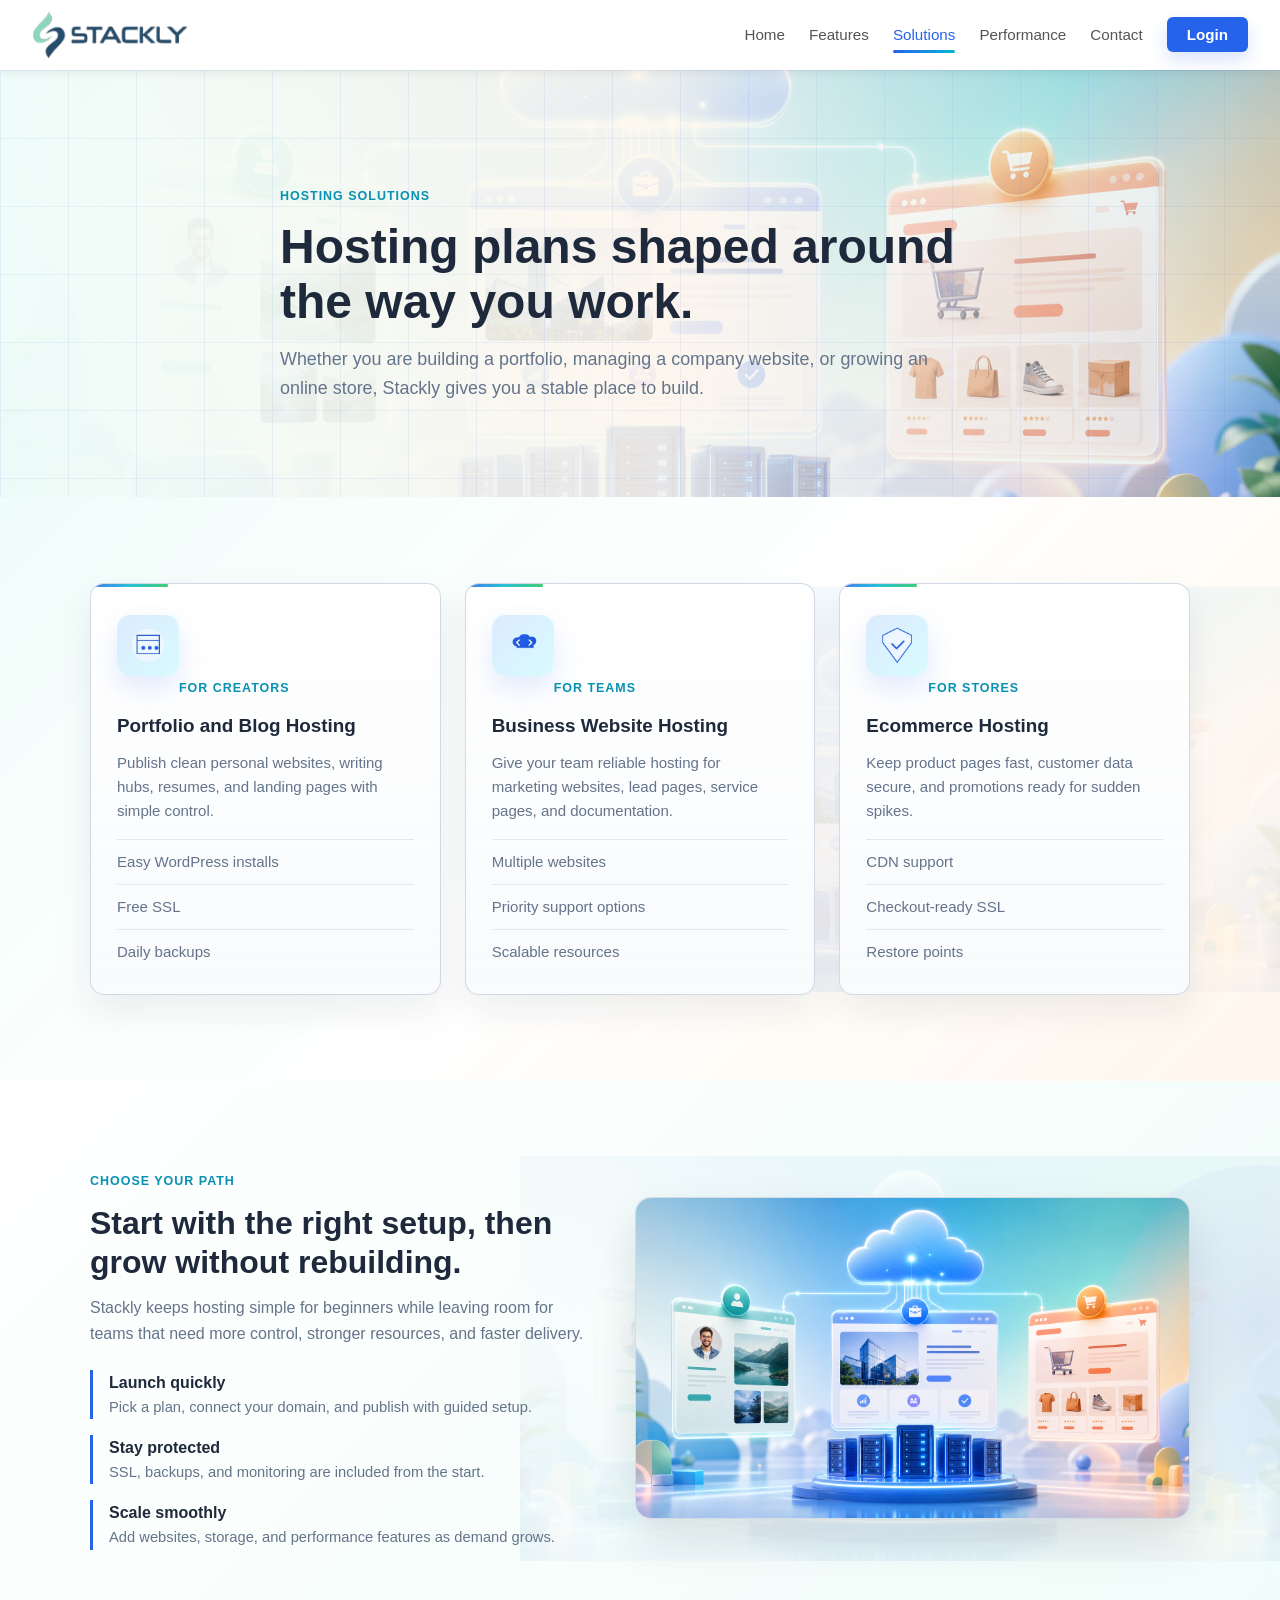
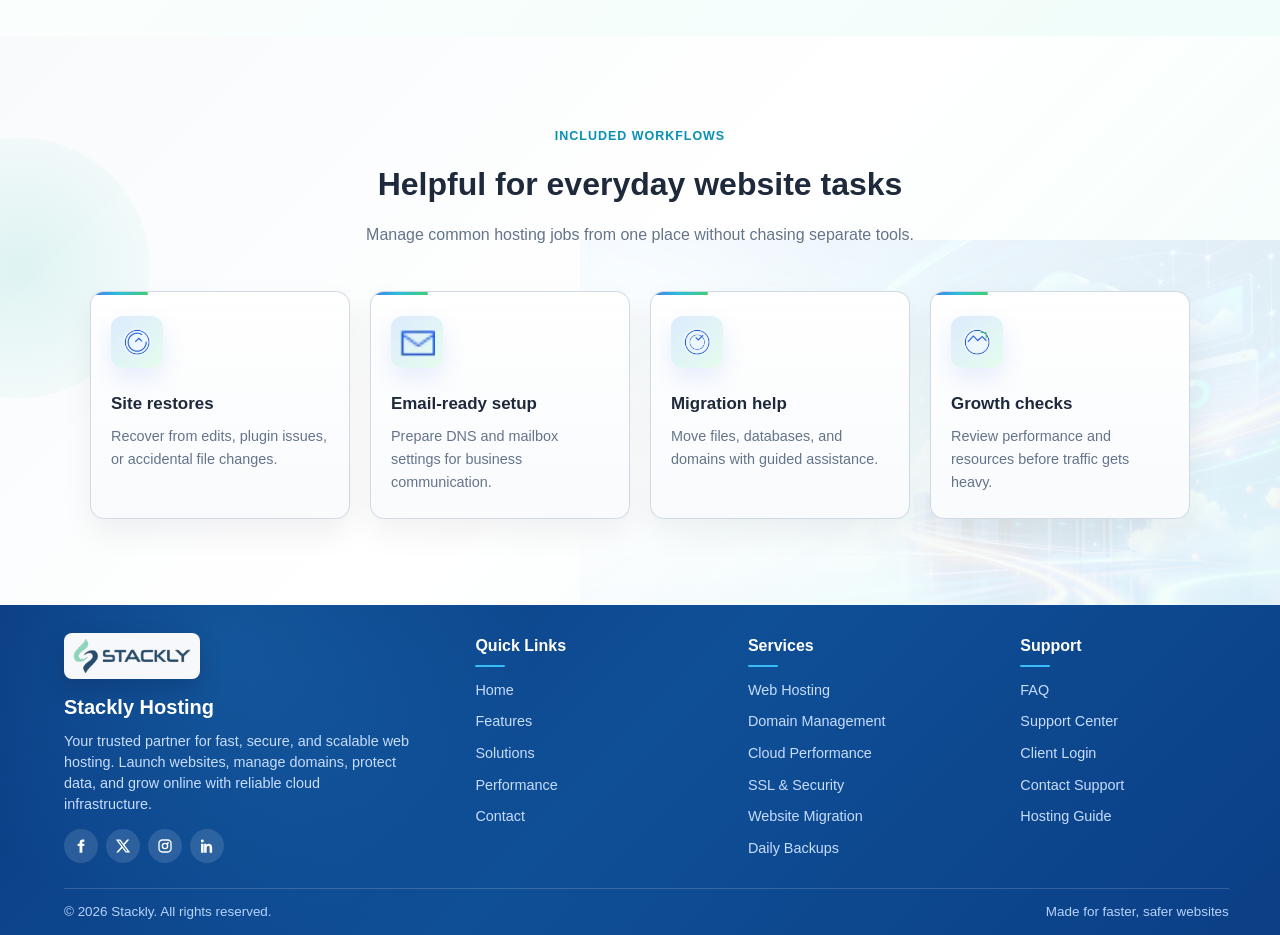
<file: solutions.html>
<!DOCTYPE html>
<html lang="en">
<head>
    <meta charset="UTF-8">
    <meta name="viewport" content="width=device-width, initial-scale=1.0">
    <title>Solutions - Stackly</title>
    <link rel="stylesheet" href="style.css">
</head>
<body>
    <nav class="navbar">
        <div class="container nav-container">
            <a href="index.html" class="logo"><img src="images/Stackly_logo.webp" alt="Stackly" class="logo-img"></a>
            <ul class="nav-links" id="navLinks">
                <li><a href="index.html">Home</a></li>
                <li><a href="features.html">Features</a></li>
                <li><a href="solutions.html" class="active">Solutions</a></li>
                <li><a href="performance.html">Performance</a></li>
                <li><a href="contact.html">Contact</a></li>
                <li><a href="login.html" class="nav-login">Login</a></li>
            </ul>
            <button class="hamburger" id="hamburger" aria-label="Menu">
                <svg class="hamburger-icon" viewBox="0 0 24 24" width="24" height="24" fill="none" stroke="currentColor" stroke-width="2.5" stroke-linecap="round"><line x1="3" y1="6" x2="21" y2="6"/><line x1="3" y1="12" x2="21" y2="12"/><line x1="3" y1="18" x2="21" y2="18"/></svg>
                <svg class="close-icon" viewBox="0 0 24 24" width="24" height="24" fill="none" stroke="currentColor" stroke-width="2.5" stroke-linecap="round"><line x1="6" y1="6" x2="18" y2="18"/><line x1="18" y1="6" x2="6" y2="18"/></svg>
            </button>
        </div>
    </nav>

    <section class="page-hero solution-page-hero">
        <div class="container page-hero-content">
            <span class="section-kicker">Hosting solutions</span>
            <h1>Hosting plans shaped around the way you work.</h1>
            <p>Whether you are building a portfolio, managing a company website, or growing an online store, Stackly gives you a stable place to build.</p>
        </div>
    </section>

    <section class="page-content solution-content">
        <div class="container">
            <div class="detail-grid three">
                <div class="detail-card"><img src="images/install.webp" alt="" class="feature-icon"><span class="solution-label">For creators</span><h3>Portfolio and Blog Hosting</h3><p>Publish clean personal websites, writing hubs, resumes, and landing pages with simple control.</p><ul><li>Easy WordPress installs</li><li>Free SSL</li><li>Daily backups</li></ul></div>
                <div class="detail-card"><img src="images/cloud.webp" alt="" class="feature-icon"><span class="solution-label">For teams</span><h3>Business Website Hosting</h3><p>Give your team reliable hosting for marketing websites, lead pages, service pages, and documentation.</p><ul><li>Multiple websites</li><li>Priority support options</li><li>Scalable resources</li></ul></div>
                <div class="detail-card"><img src="images/shield.webp" alt="" class="feature-icon"><span class="solution-label">For stores</span><h3>Ecommerce Hosting</h3><p>Keep product pages fast, customer data secure, and promotions ready for sudden spikes.</p><ul><li>CDN support</li><li>Checkout-ready SSL</li><li>Restore points</li></ul></div>
            </div>
        </div>
    </section>

    <section class="visual-section solution-visual">
        <div class="container visual-grid">
            <div class="visual-copy">
                <span class="section-kicker">Choose your path</span>
                <h2>Start with the right setup, then grow without rebuilding.</h2>
                <p>Stackly keeps hosting simple for beginners while leaving room for teams that need more control, stronger resources, and faster delivery.</p>
                <div class="performance-list">
                    <div><strong>Launch quickly</strong><span>Pick a plan, connect your domain, and publish with guided setup.</span></div>
                    <div><strong>Stay protected</strong><span>SSL, backups, and monitoring are included from the start.</span></div>
                    <div><strong>Scale smoothly</strong><span>Add websites, storage, and performance features as demand grows.</span></div>
                </div>
            </div>
            <div class="image-panel">
                <img src="images/solutions-page-image.png" alt="Hosting solutions for different website types">
            </div>
        </div>
    </section>

    <section class="page-content alt solution-tools">
        <div class="container">
            <div class="section-heading">
                <span class="section-kicker">Included workflows</span>
                <h2 class="section-title">Helpful for everyday website tasks</h2>
                <p>Manage common hosting jobs from one place without chasing separate tools.</p>
            </div>
            <div class="mini-grid">
                <div><img src="images/backup.webp" alt=""><h3>Site restores</h3><p>Recover from edits, plugin issues, or accidental file changes.</p></div>
                <div><img src="images/envelope.webp" alt=""><h3>Email-ready setup</h3><p>Prepare DNS and mailbox settings for business communication.</p></div>
                <div><img src="images/support.webp" alt=""><h3>Migration help</h3><p>Move files, databases, and domains with guided assistance.</p></div>
                <div><img src="images/uptime.webp" alt=""><h3>Growth checks</h3><p>Review performance and resources before traffic gets heavy.</p></div>
            </div>
        </div>
    </section>

    <footer class="footer">
        <div class="container">
            <div class="footer-grid">
                <div class="footer-col footer-brand">
                    <a href="index.html"><img src="images/Stackly_logo.webp" alt="Stackly" class="footer-logo"></a>
                    <h4>Stackly Hosting</h4>
                    <p>Your trusted partner for fast, secure, and scalable web hosting. Launch websites, manage domains, protect data, and grow online with reliable cloud infrastructure.</p>
                    <div class="footer-social" aria-label="Social links">
                        <a href="404.html" aria-label="Facebook">
                            <svg viewBox="0 0 24 24" aria-hidden="true"><path d="M14 8.5V6.8c0-.8.2-1.3 1.3-1.3H17V2.3c-.8-.1-1.7-.2-2.6-.2-2.7 0-4.5 1.6-4.5 4.6v1.8H7v3.6h2.9V22H14v-9.9h2.8l.5-3.6H14z"/></svg>
                        </a>
                        <a href="404.html" aria-label="X Twitter">
                            <svg viewBox="0 0 24 24" aria-hidden="true"><path d="M18.2 2.3h3.3l-7.2 8.3 8.5 11.2h-6.7l-5.2-6.8-6 6.8H1.7l7.7-8.8L1.3 2.3h6.8l4.7 6.2 5.4-6.2zm-1.2 17.5h1.8L7.1 4.1H5.1l11.9 15.7z"/></svg>
                        </a>
                        <a href="404.html" aria-label="Instagram">
                            <svg viewBox="0 0 24 24" aria-hidden="true"><path d="M7.8 2h8.4C19.4 2 22 4.6 22 7.8v8.4c0 3.2-2.6 5.8-5.8 5.8H7.8C4.6 22 2 19.4 2 16.2V7.8C2 4.6 4.6 2 7.8 2zm0 2C5.7 4 4 5.7 4 7.8v8.4C4 18.3 5.7 20 7.8 20h8.4c2.1 0 3.8-1.7 3.8-3.8V7.8C20 5.7 18.3 4 16.2 4H7.8zm8.7 2.1c.8 0 1.4.6 1.4 1.4s-.6 1.4-1.4 1.4-1.4-.6-1.4-1.4.6-1.4 1.4-1.4zM12 7.1A4.9 4.9 0 1 1 12 17a4.9 4.9 0 0 1 0-9.9zm0 2A2.9 2.9 0 1 0 12 15a2.9 2.9 0 0 0 0-5.9z"/></svg>
                        </a>
                        <a href="404.html" aria-label="LinkedIn">
                            <svg viewBox="0 0 24 24" aria-hidden="true"><path d="M6.9 8.8H3.1V22h3.8V8.8zM5 2.2a2.2 2.2 0 1 0 0 4.4 2.2 2.2 0 0 0 0-4.4zm6.3 6.6H7.7V22h3.8v-6.9c0-1.8.8-3 2.4-3 1.4 0 2 1 2 2.8V22h3.8v-7.7c0-3.8-2-5.8-4.9-5.8-2.2 0-3.2 1.2-3.7 2h.1V8.8z"/></svg>
                        </a>
                    </div>
                </div>
                <div class="footer-col">
                    <h4>Quick Links</h4>
                    <ul>
                        <li><a href="index.html">Home</a></li>
                        <li><a href="features.html">Features</a></li>
                        <li><a href="solutions.html">Solutions</a></li>
                        <li><a href="performance.html">Performance</a></li>
                        <li><a href="contact.html">Contact</a></li>
                    </ul>
                </div>
                <div class="footer-col">
                    <h4>Services</h4>
                    <ul>
                        <li><a href="404.html">Web Hosting</a></li>
                        <li><a href="404.html">Domain Management</a></li>
                        <li><a href="404.html">Cloud Performance</a></li>
                        <li><a href="404.html">SSL & Security</a></li>
                        <li><a href="404.html">Website Migration</a></li>
                        <li><a href="404.html">Daily Backups</a></li>
                    </ul>
                </div>
                <div class="footer-col">
                    <h4>Support</h4>
                    <ul>
                        <li><a href="404.html">FAQ</a></li>
                        <li><a href="404.html">Support Center</a></li>
                        <li><a href="404.html">Client Login</a></li>
                        <li><a href="404.html">Contact Support</a></li>
                        <li><a href="404.html">Hosting Guide</a></li>
                    </ul>
                </div>
            </div>
            <div class="footer-bottom">
                <p>&copy; 2026 Stackly. All rights reserved.</p>
                <p>Made for faster, safer websites</p>
            </div>
        </div>
    </footer>
    <script src="script.js"></script>
</body>
</html>
</file>
<file: style.css>
* {
    margin: 0;
    padding: 0;
    box-sizing: border-box;
}

body {
    font-family: 'Segoe UI', Tahoma, Geneva, Verdana, sans-serif;
    line-height: 1.6;
    color: #333;
    background: #f8fafc;
}

body.is-loading {
    overflow: hidden;
}

.page-loader {
    position: fixed;
    inset: 0;
    z-index: 9999;
    display: grid;
    place-items: center;
    padding: 24px;
    color: #fff;
    background:
        linear-gradient(135deg, rgba(2, 6, 23, 0.94), rgba(8, 47, 73, 0.9)),
        url("images/hero-colorful-hosting.png") center / cover no-repeat;
    opacity: 1;
    visibility: visible;
    transition: opacity 0.45s ease, visibility 0.45s ease;
}

.page-loader.is-hidden {
    opacity: 0;
    visibility: hidden;
}

.loader-panel {
    width: min(420px, 100%);
    text-align: center;
}

.loader-logo {
    width: 190px;
    height: auto;
    margin-bottom: 26px;
    filter: brightness(0) invert(1);
}

.loader-kicker {
    display: block;
    color: #7dd3fc;
    font-size: 0.88rem;
    font-weight: 900;
    letter-spacing: 0.12em;
    text-transform: uppercase;
    margin-bottom: 12px;
}

.loader-percent {
    color: #fff;
    font-size: 3.2rem;
    line-height: 1;
    font-weight: 900;
    margin-bottom: 22px;
}

.loader-track {
    width: 100%;
    height: 10px;
    overflow: hidden;
    border-radius: 999px;
    background: rgba(255, 255, 255, 0.16);
    box-shadow: inset 0 0 0 1px rgba(255, 255, 255, 0.12);
}

.loader-track span {
    display: block;
    width: 0;
    height: 100%;
    border-radius: inherit;
    background: linear-gradient(90deg, #0ea5e9, #2563eb, #22c55e);
    transition: width 0.08s linear;
}

.container {
    width: 100%;
    max-width: 1140px;
    margin: 0 auto;
    padding: 0 20px;
}

img {
    max-width: 100%;
    height: auto;
}

h1,
h2,
h3,
h4,
p,
a,
li,
span {
    overflow-wrap: break-word;
}

/* Navbar */
.navbar {
    background: #fff;
    box-shadow: 0 2px 10px rgba(0,0,0,0.08);
    position: sticky;
    top: 0;
    z-index: 1000;
}

.nav-container {
    display: flex;
    justify-content: space-between;
    align-items: center;
    height: 70px;
    max-width: none;
    padding: 0 32px;
}

.logo {
    font-size: 1.5rem;
    font-weight: 700;
    color: #2563eb;
    text-decoration: none;
    display: flex;
    align-items: center;
    gap: 8px;
}

.logo-img {
    width: 156px;
    height: auto;
    vertical-align: middle;
}

.nav-links {
    display: flex;
    align-items: center;
    gap: 24px;
    list-style: none;
    margin-left: auto;
}

.nav-links a {
    position: relative;
    text-decoration: none;
    color: #555;
    font-weight: 500;
    font-size: 0.95rem;
    transition: color 0.2s;
}

.nav-links a:hover,
.nav-links a.active {
    color: #2563eb;
}

.nav-links a.active::after {
    content: "";
    position: absolute;
    left: 0;
    right: 0;
    bottom: -10px;
    height: 3px;
    border-radius: 999px;
    background: linear-gradient(90deg, #2563eb, #06b6d4);
}

.nav-links .nav-login {
    color: #fff;
    background: #2563eb;
    padding: 9px 20px;
    border-radius: 6px;
    font-weight: 600;
    box-shadow: 0 8px 18px rgba(37, 99, 235, 0.18);
    transition: background 0.2s, color 0.2s, transform 0.1s, box-shadow 0.2s;
}

.nav-links .nav-login:hover,
.nav-links .nav-login:focus {
    color: #fff;
    background: #1d4ed8;
    transform: translateY(-1px);
    box-shadow: 0 10px 22px rgba(37, 99, 235, 0.24);
}

.nav-links .nav-login::after {
    display: none;
}

.hamburger {
    display: none;
    background: none;
    border: none;
    color: #333;
    cursor: pointer;
    padding: 4px;
    position: relative;
    width: 34px;
    height: 34px;
    align-items: center;
    justify-content: center;
}

.hamburger-icon,
.close-icon {
    display: block;
    transition: transform 0.2s;
}

.close-icon {
    display: none;
}

.hamburger.active .hamburger-icon {
    display: none;
}

.hamburger.active .close-icon {
    display: block;
    transform: rotate(90deg);
}

/* Buttons */
.btn-primary {
    display: inline-block;
    background: #2563eb;
    color: #fff;
    padding: 10px 24px;
    border-radius: 6px;
    text-decoration: none;
    font-weight: 600;
    font-size: 0.95rem;
    border: none;
    cursor: pointer;
    transition: background 0.2s, transform 0.1s;
}

.btn-primary:hover {
    background: #1d4ed8;
    transform: translateY(-1px);
}

.btn-outline {
    display: inline-block;
    background: transparent;
    color: #2563eb;
    padding: 10px 24px;
    border-radius: 6px;
    text-decoration: none;
    font-weight: 600;
    font-size: 0.95rem;
    border: 2px solid #2563eb;
    cursor: pointer;
    transition: background 0.2s, color 0.2s;
}

.btn-outline:hover {
    background: #2563eb;
    color: #fff;
}

.btn-lg {
    padding: 14px 32px;
    font-size: 1.05rem;
}

.btn-full {
    width: 100%;
    text-align: center;
}

/* Hero */
.hero {
    position: relative;
    overflow: hidden;
    min-height: 660px;
    display: flex;
    align-items: center;
    padding: 112px 0 92px;
    background:
        radial-gradient(circle at 76% 30%, rgba(14, 165, 233, 0.28), transparent 26%),
        radial-gradient(circle at 12% 18%, rgba(37, 99, 235, 0.18), transparent 28%),
        linear-gradient(90deg, rgba(248, 250, 252, 0.98) 0%, rgba(239, 246, 255, 0.92) 42%, rgba(219, 234, 254, 0.86) 100%),
        url("images/hero-colorful-hosting.png") center / cover no-repeat;
}

.hero::before {
    content: "";
    position: absolute;
    inset: 0;
    background-image:
        linear-gradient(rgba(37, 99, 235, 0.08) 1px, transparent 1px),
        linear-gradient(90deg, rgba(37, 99, 235, 0.08) 1px, transparent 1px);
    background-size: 72px 72px;
    mask-image: linear-gradient(90deg, #000 0%, rgba(0, 0, 0, 0.65) 46%, transparent 92%);
    pointer-events: none;
}

.hero::after {
    content: "";
    position: absolute;
    inset: auto -120px -220px auto;
    width: 560px;
    height: 560px;
    background: radial-gradient(circle, rgba(37, 99, 235, 0.22), rgba(37, 99, 235, 0));
    pointer-events: none;
}

.hero .container {
    position: relative;
    z-index: 1;
    width: 100%;
}

.hero-layout {
    display: grid;
    grid-template-columns: minmax(0, 0.92fr) minmax(360px, 0.78fr);
    gap: 54px;
    align-items: center;
}

.hero-content {
    max-width: 680px;
    text-align: left;
    animation: heroFadeUp 0.7s ease both;
}

.hero-content > * {
    animation: heroFadeUp 0.72s ease both;
}

.hero-content .hero-kicker {
    animation-delay: 0.05s;
}

.hero-content h1 {
    animation-delay: 0.14s;
}

.hero-content p {
    animation-delay: 0.23s;
}

.hero-buttons {
    animation-delay: 0.32s;
}

.hero-stats {
    animation-delay: 0.42s;
}

.hero-kicker,
.section-kicker,
.solution-label {
    display: inline-block;
    color: #0891b2;
    font-size: 0.78rem;
    font-weight: 800;
    letter-spacing: 0.08em;
    margin-bottom: 12px;
    text-transform: uppercase;
}

.hero h1 {
    font-size: clamp(2.7rem, 5.2vw, 4.85rem);
    font-weight: 800;
    color: #1e293b;
    margin-bottom: 16px;
    line-height: 1.05;
}

.highlight {
    color: #2563eb;
    position: relative;
    display: inline-block;
}

.highlight::after {
    content: "";
    position: absolute;
    left: 0;
    right: 0;
    bottom: 0.05em;
    height: 0.18em;
    background: rgba(14, 165, 233, 0.18);
    border-radius: 999px;
    z-index: -1;
}

.hero p {
    font-size: 1.2rem;
    color: #64748b;
    max-width: 590px;
    margin: 0 0 32px;
}

.hero-buttons {
    display: flex;
    gap: 16px;
    justify-content: flex-start;
    flex-wrap: wrap;
}

.hero-stats {
    display: grid;
    grid-template-columns: repeat(3, minmax(0, 1fr));
    gap: 14px;
    margin-top: 34px;
    max-width: 520px;
}

.hero-stats div {
    background: rgba(255, 255, 255, 0.82);
    border: 1px solid rgba(148, 163, 184, 0.28);
    border-radius: 10px;
    padding: 14px 16px;
    backdrop-filter: blur(10px);
    box-shadow: 0 12px 30px rgba(15, 23, 42, 0.08);
    transition: transform 0.2s, box-shadow 0.2s;
}

.hero-stats div:hover {
    transform: translateY(-4px);
    box-shadow: 0 18px 38px rgba(37, 99, 235, 0.14);
}

.hero-stats strong {
    display: block;
    color: #0f172a;
    font-size: 1.35rem;
    line-height: 1;
}

.hero-stats span {
    color: #64748b;
    font-size: 0.82rem;
    font-weight: 600;
}

.hero-visual {
    position: relative;
    min-height: 470px;
    animation: heroFadeUp 0.8s ease 0.12s both;
}

.hero-visual::before {
    content: "";
    position: absolute;
    inset: 36px -16px auto auto;
    width: 190px;
    height: 190px;
    border: 1px solid rgba(14, 165, 233, 0.2);
    border-radius: 34% 66% 58% 42%;
    background: linear-gradient(135deg, rgba(14, 165, 233, 0.16), rgba(37, 99, 235, 0.03));
    animation: morphAccent 8s ease-in-out infinite;
}

.hero-visual::after {
    content: "";
    position: absolute;
    left: 12%;
    bottom: 32px;
    width: 72%;
    height: 34px;
    border-radius: 50%;
    background: rgba(15, 23, 42, 0.16);
    filter: blur(18px);
}

.hero-dashboard-card {
    position: relative;
    z-index: 1;
    border: 1px solid rgba(148, 163, 184, 0.28);
    border-radius: 18px;
    background:
        linear-gradient(145deg, rgba(255, 255, 255, 0.94), rgba(239, 246, 255, 0.86)),
        rgba(255, 255, 255, 0.88);
    box-shadow: 0 28px 70px rgba(15, 23, 42, 0.18);
    backdrop-filter: blur(18px);
    padding: 24px;
    transform: perspective(900px) rotateY(-7deg) rotateX(3deg);
    animation: floatDashboard 6s ease-in-out infinite;
    will-change: transform;
}

.hero-visual.is-interacting .hero-dashboard-card {
    animation-play-state: paused;
    transform: perspective(900px) rotateY(calc(-7deg + var(--hero-tilt-x, 0deg))) rotateX(calc(3deg + var(--hero-tilt-y, 0deg))) translateY(-6px);
}

.dashboard-window-bar {
    display: flex;
    gap: 8px;
    margin-bottom: 28px;
}

.dashboard-window-bar span {
    width: 11px;
    height: 11px;
    border-radius: 50%;
    background: #38bdf8;
}

.dashboard-window-bar span:nth-child(2) {
    background: #60a5fa;
}

.dashboard-window-bar span:nth-child(3) {
    background: #22c55e;
}

.server-status-row {
    display: flex;
    justify-content: space-between;
    align-items: center;
    gap: 16px;
    color: #0f172a;
    font-weight: 800;
    margin-bottom: 26px;
}

.server-status-row div {
    display: inline-flex;
    align-items: center;
    gap: 10px;
}

.server-status-row strong {
    color: #10b981;
    border: 1px solid rgba(16, 185, 129, 0.28);
    border-radius: 999px;
    background: rgba(16, 185, 129, 0.1);
    padding: 6px 14px;
}

.status-dot {
    width: 10px;
    height: 10px;
    border-radius: 50%;
    background: #10b981;
    box-shadow: 0 0 0 8px rgba(16, 185, 129, 0.12);
}

.hero-meter {
    margin-bottom: 24px;
}

.hero-meter div {
    height: 12px;
    border-radius: 999px;
    background: #dbeafe;
    overflow: hidden;
}

.hero-meter span {
    display: block;
    height: 100%;
    border-radius: inherit;
    background: linear-gradient(90deg, #2563eb, #06b6d4);
    animation: meterLoad 1.2s ease both;
}

.hero-meter p {
    color: #64748b;
    font-size: 0.9rem;
    margin: 8px 0 0;
}

.hero-mini-grid {
    display: grid;
    grid-template-columns: repeat(3, 1fr);
    gap: 12px;
}

.hero-mini-grid div {
    border: 1px solid rgba(148, 163, 184, 0.22);
    border-radius: 12px;
    background: rgba(255, 255, 255, 0.72);
    padding: 16px;
}

.hero-mini-grid strong,
.hero-mini-grid span {
    display: block;
}

.hero-mini-grid strong {
    color: #0f172a;
}

.hero-mini-grid span {
    color: #64748b;
    font-size: 0.84rem;
    font-weight: 700;
    margin-top: 5px;
}

.floating-host-card {
    position: absolute;
    z-index: 2;
    display: inline-flex;
    align-items: center;
    gap: 10px;
    border: 1px solid rgba(148, 163, 184, 0.28);
    border-radius: 14px;
    background: rgba(255, 255, 255, 0.88);
    box-shadow: 0 18px 46px rgba(15, 23, 42, 0.15);
    backdrop-filter: blur(14px);
    color: #1e293b;
    font-weight: 800;
    padding: 12px 16px;
    animation: floatCard 4.8s ease-in-out infinite;
    transition: transform 0.2s, box-shadow 0.2s;
}

.floating-host-card:hover {
    transform: translateY(-6px) scale(1.03);
    box-shadow: 0 22px 54px rgba(37, 99, 235, 0.18);
}

.floating-host-card img {
    width: 34px;
    height: 34px;
}

.card-speed {
    left: -22px;
    bottom: 72px;
}

.card-shield {
    right: -18px;
    top: 64px;
    animation-delay: 0.7s;
}

.trust-band {
    background: linear-gradient(90deg, #0f172a 0%, #1e3a8a 52%, #334155 100%);
    color: #fff;
    padding: 26px 0;
}

.trust-grid {
    display: grid;
    grid-template-columns: repeat(4, 1fr);
    gap: 20px;
}

.trust-grid div {
    border-left: 3px solid #38bdf8;
    padding-left: 16px;
}

.trust-grid strong,
.trust-grid span {
    display: block;
}

.trust-grid strong {
    font-size: 1rem;
}

.trust-grid span {
    color: #cbd5e1;
    font-size: 0.88rem;
}

.domain-showcase {
    position: relative;
    overflow: hidden;
    padding: 88px 0;
    background:
        radial-gradient(circle at 14% 18%, rgba(14, 165, 233, 0.14), transparent 30%),
        radial-gradient(circle at 88% 24%, rgba(34, 197, 94, 0.12), transparent 28%),
        linear-gradient(135deg, #f8fafc 0%, #ffffff 48%, #ecfeff 100%);
}

.domain-showcase::before {
    content: "";
    position: absolute;
    inset: 0;
    background-image:
        linear-gradient(rgba(37, 99, 235, 0.06) 1px, transparent 1px),
        linear-gradient(90deg, rgba(37, 99, 235, 0.06) 1px, transparent 1px);
    background-size: 70px 70px;
    pointer-events: none;
}

.domain-showcase-grid {
    position: relative;
    z-index: 1;
    display: grid;
    grid-template-columns: 0.92fr 1.08fr;
    gap: 48px;
    align-items: center;
}

.domain-copy h2 {
    color: #1e293b;
    font-size: 2.35rem;
    line-height: 1.15;
    margin-bottom: 16px;
}

.domain-copy p {
    color: #64748b;
    font-size: 1rem;
    margin-bottom: 26px;
}

.domain-tool-list {
    display: grid;
    gap: 14px;
}

.domain-tool-list div {
    display: flex;
    align-items: center;
    gap: 14px;
    border: 1px solid rgba(203, 213, 225, 0.72);
    border-radius: 12px;
    background: rgba(255, 255, 255, 0.74);
    padding: 14px 16px;
    box-shadow: 0 12px 28px rgba(15, 23, 42, 0.06);
    transition: border-color 0.22s, box-shadow 0.22s, transform 0.22s;
}

.domain-tool-list div:hover {
    border-color: rgba(14, 165, 233, 0.32);
    box-shadow: 0 18px 38px rgba(14, 165, 233, 0.13);
    transform: translateX(6px);
}

.domain-tool-list img {
    width: 42px;
    height: 42px;
    border-radius: 10px;
    padding: 8px;
    background: linear-gradient(135deg, rgba(219, 234, 254, 0.95), rgba(207, 250, 254, 0.78));
    object-fit: contain;
}

.domain-tool-list span {
    color: #334155;
    font-weight: 700;
}

.domain-visual {
    position: relative;
    border: 1px solid rgba(148, 163, 184, 0.28);
    border-radius: 18px;
    background:
        linear-gradient(145deg, rgba(15, 23, 42, 0.96), rgba(30, 41, 59, 0.92)),
        url("images/features-page-image.png") center / cover no-repeat;
    padding: 26px;
    box-shadow: 0 28px 70px rgba(15, 23, 42, 0.2);
}

.domain-visual::before {
    content: "";
    position: absolute;
    inset: 0;
    border-radius: inherit;
    background: linear-gradient(135deg, rgba(14, 165, 233, 0.2), transparent 52%, rgba(34, 197, 94, 0.18));
    pointer-events: none;
}

.domain-search-card,
.domain-tld-grid,
.domain-status-card {
    position: relative;
    z-index: 1;
}

.domain-search-card {
    border: 1px solid rgba(148, 163, 184, 0.28);
    border-radius: 14px;
    background: rgba(255, 255, 255, 0.95);
    padding: 20px;
    box-shadow: 0 18px 42px rgba(0, 0, 0, 0.2);
}

.domain-search-card > span {
    display: block;
    color: #64748b;
    font-size: 0.82rem;
    font-weight: 800;
    margin-bottom: 10px;
    text-transform: uppercase;
}

.domain-search-row {
    display: flex;
    align-items: center;
    justify-content: space-between;
    gap: 14px;
    border: 1px solid #dbeafe;
    border-radius: 10px;
    background: #f8fafc;
    padding: 10px 10px 10px 16px;
}

.domain-search-row strong {
    color: #0f172a;
    font-size: 1.08rem;
}

.domain-search-row button {
    min-height: 42px;
    border: 0;
    border-radius: 8px;
    color: #fff;
    background: linear-gradient(90deg, #2563eb, #06b6d4);
    padding: 0 18px;
    font: inherit;
    font-weight: 800;
    cursor: pointer;
    transition: box-shadow 0.22s, transform 0.22s;
}

.domain-search-row button:hover {
    box-shadow: 0 12px 24px rgba(37, 99, 235, 0.26);
    transform: translateY(-1px);
}

.domain-tld-grid {
    display: grid;
    grid-template-columns: repeat(4, minmax(0, 1fr));
    gap: 12px;
    margin: 16px 0;
}

.domain-tld-grid div {
    border: 1px solid rgba(148, 163, 184, 0.26);
    border-radius: 12px;
    background: rgba(15, 23, 42, 0.78);
    padding: 16px 12px;
    text-align: center;
    backdrop-filter: blur(10px);
    transition: border-color 0.22s, transform 0.22s;
}

.domain-tld-grid div:hover {
    border-color: rgba(125, 211, 252, 0.68);
    transform: translateY(-5px);
}

.domain-tld-grid strong,
.domain-tld-grid span {
    display: block;
}

.domain-tld-grid strong {
    color: #fff;
    font-size: 1.3rem;
}

.domain-tld-grid span {
    color: #bae6fd;
    font-size: 0.8rem;
    font-weight: 700;
    margin-top: 4px;
}

.domain-status-card {
    display: flex;
    align-items: center;
    gap: 14px;
    border: 1px solid rgba(34, 197, 94, 0.3);
    border-radius: 14px;
    background: rgba(5, 46, 22, 0.68);
    padding: 16px;
    backdrop-filter: blur(12px);
}

.domain-status-card img {
    width: 44px;
    height: 44px;
    border-radius: 50%;
    padding: 9px;
    background: rgba(34, 197, 94, 0.18);
}

.domain-status-card strong,
.domain-status-card span {
    display: block;
}

.domain-status-card strong {
    color: #fff;
    font-size: 1rem;
}

.domain-status-card span {
    color: #bbf7d0;
    font-size: 0.9rem;
    font-weight: 600;
}

/* Features */
.features {
    position: relative;
    overflow: hidden;
    padding: 80px 0;
    background:
        radial-gradient(circle at 12% 12%, rgba(59, 130, 246, 0.14), transparent 30%),
        linear-gradient(135deg, #ffffff 0%, #eff6ff 48%, #f8fafc 100%);
}

.features::before,
.features::after {
    content: "";
    position: absolute;
    border-radius: 50%;
    pointer-events: none;
}

.features::before {
    width: 360px;
    height: 360px;
    right: -170px;
    top: 44px;
    background: radial-gradient(circle, rgba(14, 165, 233, 0.16), rgba(14, 165, 233, 0));
}

.features::after {
    width: 300px;
    height: 300px;
    left: -150px;
    bottom: 8px;
    background: radial-gradient(circle, rgba(34, 197, 94, 0.12), rgba(34, 197, 94, 0));
}

.features .container {
    position: relative;
    z-index: 1;
}

.section-title {
    text-align: center;
    font-size: 2rem;
    font-weight: 700;
    color: #1e293b;
    margin-bottom: 48px;
}

.section-heading {
    max-width: 680px;
    margin: 0 auto 44px;
    text-align: center;
}

.section-heading .section-title {
    margin-bottom: 12px;
}

.section-heading p {
    color: #64748b;
    font-size: 1rem;
}

.features-grid {
    display: grid;
    grid-template-columns: repeat(3, 1fr);
    gap: 28px;
}

.feature-card {
    position: relative;
    overflow: hidden;
    background:
        linear-gradient(180deg, rgba(255, 255, 255, 0.96), rgba(248, 250, 252, 0.9)),
        rgba(255, 255, 255, 0.88);
    padding: 34px 26px;
    border-radius: 12px;
    text-align: center;
    border: 1px solid rgba(203, 213, 225, 0.75);
    box-shadow: 0 12px 28px rgba(15, 23, 42, 0.06);
    animation: heroFadeUp 0.65s ease both;
    transition: border-color 0.22s, box-shadow 0.22s, transform 0.22s;
}

.feature-card::before,
.solution-panel::before,
.support-item::before,
.pricing-card::before,
.detail-card::before,
.mini-grid div::before {
    content: "";
    position: absolute;
    top: 0;
    left: 0;
    width: 100%;
    height: 3px;
    background: linear-gradient(90deg, #2563eb, #06b6d4, #22c55e);
    opacity: 0.86;
    transform: scaleX(0.22);
    transform-origin: left;
    transition: opacity 0.22s, transform 0.22s;
}

.feature-card:nth-child(2) {
    animation-delay: 0.06s;
}

.feature-card:nth-child(3) {
    animation-delay: 0.12s;
}

.feature-card:nth-child(4) {
    animation-delay: 0.18s;
}

.feature-card:nth-child(5) {
    animation-delay: 0.24s;
}

.feature-card:nth-child(6) {
    animation-delay: 0.3s;
}

.feature-card:hover {
    border-color: rgba(37, 99, 235, 0.3);
    box-shadow: 0 22px 48px rgba(37, 99, 235, 0.15);
    transform: translateY(-8px);
}

.feature-card:hover::before,
.solution-panel:hover::before,
.support-item:hover::before,
.pricing-card:hover::before,
.detail-card:hover::before,
.mini-grid div:hover::before {
    opacity: 1;
    transform: scaleX(1);
}

.feature-icon {
    width: 62px;
    height: 62px;
    margin-bottom: 16px;
    padding: 10px;
    border-radius: 14px;
    background: linear-gradient(135deg, rgba(219, 234, 254, 0.96), rgba(207, 250, 254, 0.82));
    box-shadow: inset 0 1px 0 rgba(255, 255, 255, 0.9), 0 12px 26px rgba(37, 99, 235, 0.12);
    object-fit: contain;
    transition: transform 0.22s, box-shadow 0.22s;
}

.feature-card:hover .feature-icon,
.detail-card:hover .feature-icon {
    transform: translateY(-4px) scale(1.04);
    box-shadow: inset 0 1px 0 rgba(255, 255, 255, 0.9), 0 16px 34px rgba(37, 99, 235, 0.18);
}

.feature-card h3 {
    font-size: 1.2rem;
    margin-bottom: 8px;
    color: #1e293b;
}

.feature-card p {
    color: #64748b;
    font-size: 0.92rem;
}

.solutions {
    padding: 84px 0;
    background:
        linear-gradient(135deg, rgba(240, 253, 250, 0.94), rgba(255, 247, 237, 0.92)),
        url("images/hero-colorful-hosting.png") right center / 720px auto no-repeat,
        radial-gradient(circle at 82% 18%, rgba(14, 165, 233, 0.13), transparent 30%),
        linear-gradient(135deg, #f0fdfa 0%, #f8fafc 50%, #fff7ed 100%);
}

.solutions-grid {
    display: grid;
    grid-template-columns: repeat(3, 1fr);
    gap: 24px;
}

.solution-panel {
    position: relative;
    overflow: hidden;
    background: rgba(255, 255, 255, 0.9);
    border: 1px solid rgba(203, 213, 225, 0.8);
    border-radius: 12px;
    padding: 30px 26px;
    box-shadow: 0 14px 32px rgba(15, 23, 42, 0.06);
    transition: border-color 0.22s, box-shadow 0.22s, transform 0.22s;
}

.solution-panel:hover {
    border-color: rgba(8, 145, 178, 0.28);
    box-shadow: 0 22px 48px rgba(15, 118, 110, 0.13);
    transform: translateY(-7px);
}

.solution-panel:nth-child(2) .solution-label {
    color: #7c3aed;
}

.solution-panel:nth-child(3) .solution-label {
    color: #ea580c;
}

.solution-panel h3 {
    color: #1e293b;
    font-size: 1.3rem;
    margin-bottom: 10px;
}

.solution-panel p {
    color: #64748b;
    font-size: 0.94rem;
}

.performance {
    padding: 86px 0;
    background:
        linear-gradient(90deg, rgba(255, 255, 255, 0.96) 0%, rgba(240, 249, 255, 0.9) 54%, rgba(248, 250, 252, 0.82) 100%),
        url("images/hero-colorful-hosting.png") right top / 760px auto no-repeat,
        radial-gradient(circle at 86% 18%, rgba(37, 99, 235, 0.12), transparent 30%),
        linear-gradient(135deg, #ffffff 0%, #f0f9ff 50%, #f8fafc 100%);
}

.performance-grid {
    display: grid;
    grid-template-columns: 1fr 0.9fr;
    gap: 48px;
    align-items: center;
}

.performance-copy h2 {
    color: #1e293b;
    font-size: 2rem;
    line-height: 1.2;
    margin-bottom: 14px;
}

.performance-copy p {
    color: #64748b;
    font-size: 1rem;
    margin-bottom: 26px;
}

.performance-list {
    display: grid;
    gap: 16px;
}

.performance-list div {
    border-left: 3px solid #2563eb;
    padding-left: 16px;
}

.performance-list strong,
.performance-list span {
    display: block;
}

.performance-list strong {
    color: #1e293b;
    font-size: 1rem;
}

.performance-list span {
    color: #64748b;
    font-size: 0.92rem;
}

.performance-card {
    background: rgba(255, 255, 255, 0.92);
    border: 1px solid rgba(203, 213, 225, 0.86);
    border-radius: 14px;
    padding: 30px;
    box-shadow: 0 18px 42px rgba(15, 23, 42, 0.08);
}

.meter-row {
    display: flex;
    justify-content: space-between;
    gap: 16px;
    color: #475569;
    font-size: 0.92rem;
    margin-bottom: 10px;
}

.meter-row strong {
    color: #2563eb;
}

.meter {
    height: 10px;
    background: #e2e8f0;
    border-radius: 999px;
    margin-bottom: 22px;
    overflow: hidden;
}

.meter:last-child {
    margin-bottom: 0;
}

.meter span {
    display: block;
    height: 100%;
    border-radius: inherit;
    background: linear-gradient(90deg, #2563eb, #06b6d4);
}

.migration {
    padding: 86px 0;
    background:
        linear-gradient(90deg, rgba(248, 250, 252, 0.9), rgba(255, 255, 255, 0.96)),
        url("images/hero-colorful-hosting.png") left center / 680px auto no-repeat,
        radial-gradient(circle at 12% 30%, rgba(14, 165, 233, 0.12), transparent 30%),
        linear-gradient(135deg, #f8fafc 0%, #ffffff 48%, #eff6ff 100%);
}

.migration-grid {
    display: grid;
    grid-template-columns: 0.85fr 1.15fr;
    gap: 48px;
    align-items: center;
}

.migration-copy h2,
.cta-inner h2 {
    color: #1e293b;
    font-size: 2rem;
    line-height: 1.2;
    margin-bottom: 14px;
}

.migration-copy p,
.cta-inner p {
    color: #64748b;
    font-size: 1rem;
}

.migration-steps {
    display: grid;
    gap: 18px;
}

.step {
    display: flex;
    gap: 18px;
    padding: 22px;
    border: 1px solid rgba(203, 213, 225, 0.8);
    border-radius: 12px;
    background: rgba(255, 255, 255, 0.9);
    box-shadow: 0 12px 26px rgba(15, 23, 42, 0.06);
}

.step > span {
    flex: 0 0 42px;
    width: 42px;
    height: 42px;
    display: grid;
    place-items: center;
    border-radius: 50%;
    background: linear-gradient(135deg, #2563eb, #06b6d4);
    color: #fff;
    font-weight: 800;
}

.step h3 {
    color: #1e293b;
    font-size: 1.08rem;
    margin-bottom: 4px;
}

.step p {
    color: #64748b;
    font-size: 0.93rem;
}

.security-support {
    padding: 84px 0;
    background:
        linear-gradient(135deg, rgba(248, 250, 252, 0.96), rgba(240, 253, 250, 0.9)),
        url("images/hero-colorful-hosting.png") right bottom / 720px auto no-repeat,
        radial-gradient(circle at 18% 20%, rgba(8, 145, 178, 0.12), transparent 30%),
        linear-gradient(135deg, #f8fafc 0%, #ffffff 45%, #f0fdfa 100%);
}

.support-grid {
    display: grid;
    grid-template-columns: repeat(4, 1fr);
    gap: 20px;
}

.support-item {
    position: relative;
    overflow: hidden;
    background: rgba(255, 255, 255, 0.9);
    border: 1px solid rgba(203, 213, 225, 0.82);
    border-radius: 12px;
    padding: 24px 22px;
    box-shadow: 0 12px 28px rgba(15, 23, 42, 0.05);
    transition: border-color 0.22s, box-shadow 0.22s, transform 0.22s;
}

.support-item:hover {
    border-color: rgba(14, 165, 233, 0.3);
    box-shadow: 0 20px 42px rgba(14, 165, 233, 0.13);
    transform: translateY(-6px);
}

.support-item h3 {
    color: #1e293b;
    font-size: 1.05rem;
    margin-bottom: 8px;
}

.support-item p {
    color: #64748b;
    font-size: 0.9rem;
}

.hosting-team {
    position: relative;
    overflow: hidden;
    padding: 86px 0;
    background:
        radial-gradient(circle at 16% 18%, rgba(37, 99, 235, 0.12), transparent 28%),
        linear-gradient(135deg, #ffffff 0%, #eff6ff 52%, #f8fafc 100%);
}

.team-grid {
    display: grid;
    grid-template-columns: repeat(3, 1fr);
    gap: 24px;
}

.team-card {
    position: relative;
    overflow: hidden;
    border: 1px solid rgba(203, 213, 225, 0.82);
    border-radius: 14px;
    background: rgba(255, 255, 255, 0.92);
    padding: 28px 24px;
    text-align: center;
    box-shadow: 0 16px 36px rgba(15, 23, 42, 0.08);
    transition: border-color 0.22s, box-shadow 0.22s, transform 0.22s;
}

.team-card::before,
.department-list div::before,
.tips-grid article::before {
    content: "";
    position: absolute;
    top: 0;
    left: 0;
    width: 100%;
    height: 3px;
    background: linear-gradient(90deg, #2563eb, #06b6d4, #22c55e);
    transform: scaleX(0.22);
    transform-origin: left;
    transition: transform 0.22s;
}

.team-card:hover,
.department-list div:hover,
.tips-grid article:hover {
    border-color: rgba(37, 99, 235, 0.3);
    box-shadow: 0 24px 52px rgba(37, 99, 235, 0.15);
    transform: translateY(-7px);
}

.team-card:hover::before,
.department-list div:hover::before,
.tips-grid article:hover::before {
    transform: scaleX(1);
}

.team-card img {
    width: 74px;
    height: 74px;
    padding: 13px;
    border-radius: 18px;
    background: linear-gradient(135deg, rgba(219, 234, 254, 0.95), rgba(207, 250, 254, 0.76));
    box-shadow: 0 14px 30px rgba(37, 99, 235, 0.14);
    object-fit: contain;
    margin-bottom: 18px;
}

.team-card h3,
.tips-grid h3 {
    color: #1e293b;
    font-size: 1.18rem;
    margin-bottom: 8px;
}

.team-card p,
.tips-grid p {
    color: #64748b;
    font-size: 0.93rem;
}

.hosting-departments {
    padding: 88px 0;
    background:
        linear-gradient(90deg, rgba(248, 250, 252, 0.96), rgba(255, 255, 255, 0.9)),
        url("images/solutions-page-image.png") right center / 760px auto no-repeat,
        linear-gradient(135deg, #f8fafc 0%, #ffffff 52%, #ecfeff 100%);
}

.departments-grid {
    display: grid;
    grid-template-columns: minmax(260px, 0.8fr) minmax(0, 1.2fr);
    gap: 44px;
    align-items: center;
}

.departments-copy {
    min-width: 0;
    max-width: 430px;
}

.departments-copy h2 {
    color: #1e293b;
    font-size: 2.25rem;
    line-height: 1.16;
    margin-bottom: 14px;
}

.departments-copy p {
    color: #64748b;
}

.department-list {
    display: grid;
    grid-template-columns: repeat(auto-fit, minmax(220px, 1fr));
    gap: 18px;
    width: 100%;
    justify-self: center;
}

.department-list div {
    position: relative;
    overflow: hidden;
    min-width: 0;
    height: 100%;
    border: 1px solid rgba(203, 213, 225, 0.82);
    border-radius: 14px;
    background: rgba(255, 255, 255, 0.92);
    padding: 24px;
    box-shadow: 0 14px 32px rgba(15, 23, 42, 0.07);
    transition: border-color 0.22s, box-shadow 0.22s, transform 0.22s;
}

.department-list img {
    width: 48px;
    height: 48px;
    padding: 9px;
    border-radius: 12px;
    background: linear-gradient(135deg, rgba(219, 234, 254, 0.95), rgba(220, 252, 231, 0.7));
    object-fit: contain;
    margin-bottom: 14px;
}

.department-list strong,
.department-list span {
    display: block;
}

.department-list strong {
    color: #1e293b;
    font-size: 1.04rem;
    margin-bottom: 7px;
}

.department-list span {
    color: #64748b;
    font-size: 0.9rem;
    line-height: 1.55;
}

.hosting-gallery {
    padding: 88px 0;
    background:
        radial-gradient(circle at 82% 18%, rgba(14, 165, 233, 0.13), transparent 28%),
        linear-gradient(135deg, #0f172a 0%, #164e63 55%, #1e3a8a 100%);
}

.hosting-gallery .section-title,
.hosting-gallery .section-heading p {
    color: #fff;
}

.gallery-grid {
    display: grid;
    grid-template-columns: 1.25fr 0.75fr 0.75fr;
    grid-auto-rows: minmax(190px, auto);
    gap: 18px;
}

.gallery-feature,
.gallery-tile {
    position: relative;
    overflow: hidden;
    border: 1px solid rgba(255, 255, 255, 0.16);
    border-radius: 16px;
    background: #0f172a;
    box-shadow: 0 20px 50px rgba(0, 0, 0, 0.28);
}

.gallery-feature {
    grid-row: span 2;
    min-height: 398px;
}

.gallery-feature img,
.gallery-tile img {
    width: 100%;
    height: 100%;
    display: block;
    object-fit: cover;
    opacity: 0.86;
    transition: opacity 0.25s, transform 0.25s;
}

.gallery-feature:hover img,
.gallery-tile:hover img {
    opacity: 1;
    transform: scale(1.04);
}

.gallery-feature::after,
.gallery-tile::after {
    content: "";
    position: absolute;
    inset: 0;
    background: linear-gradient(180deg, transparent 32%, rgba(15, 23, 42, 0.86));
    pointer-events: none;
}

.gallery-feature div,
.gallery-tile strong {
    position: absolute;
    z-index: 1;
    left: 22px;
    right: 22px;
    bottom: 22px;
}

.gallery-feature h3,
.gallery-tile strong {
    color: #fff;
    font-size: 1.15rem;
}

.gallery-feature p {
    color: #cbd5e1;
    margin-top: 6px;
}

.hosting-tips {
    padding: 86px 0;
    background:
        linear-gradient(135deg, rgba(255, 255, 255, 0.96), rgba(240, 253, 250, 0.9)),
        url("images/hero-colorful-hosting.png") left bottom / 720px auto no-repeat,
        linear-gradient(135deg, #ffffff 0%, #f0fdfa 100%);
}

.tips-grid {
    display: grid;
    grid-template-columns: repeat(3, 1fr);
    gap: 24px;
}

.tips-grid article {
    position: relative;
    overflow: hidden;
    border: 1px solid rgba(203, 213, 225, 0.82);
    border-radius: 14px;
    background: rgba(255, 255, 255, 0.92);
    padding: 26px 24px;
    box-shadow: 0 16px 36px rgba(15, 23, 42, 0.07);
    transition: border-color 0.22s, box-shadow 0.22s, transform 0.22s;
}

.tips-grid img {
    width: 48px;
    height: 48px;
    padding: 9px;
    border-radius: 12px;
    background: linear-gradient(135deg, rgba(219, 234, 254, 0.95), rgba(207, 250, 254, 0.76));
    object-fit: contain;
    margin-bottom: 16px;
}

.urgent-support {
    padding: 72px 0;
    background:
        radial-gradient(circle at 88% 20%, rgba(125, 211, 252, 0.18), transparent 26%),
        linear-gradient(135deg, #020617 0%, #1e3a8a 58%, #164e63 100%);
}

.urgent-support-inner {
    display: flex;
    align-items: center;
    justify-content: space-between;
    gap: 32px;
}

.urgent-support h2 {
    color: #fff;
    font-size: 2rem;
    line-height: 1.18;
    margin-bottom: 10px;
}

.urgent-support p {
    color: #cbd5e1;
    max-width: 650px;
}

.urgent-support .section-kicker {
    color: #7dd3fc;
}

/* Pricing */
.pricing {
    padding: 80px 0;
    background:
        linear-gradient(135deg, rgba(248, 250, 252, 0.94), rgba(224, 242, 254, 0.9), rgba(255, 255, 255, 0.94)),
        url("images/hero-colorful-hosting.png") center top / 860px auto no-repeat,
        radial-gradient(circle at 90% 12%, rgba(37, 99, 235, 0.13), transparent 32%),
        linear-gradient(135deg, #f8fafc 0%, #e0f2fe 48%, #ffffff 100%);
}

.pricing-grid {
    display: grid;
    grid-template-columns: repeat(3, 1fr);
    gap: 28px;
    align-items: start;
}

.pricing-card {
    overflow: hidden;
    background:
        linear-gradient(180deg, rgba(255, 255, 255, 0.97), rgba(248, 250, 252, 0.91)),
        rgba(255, 255, 255, 0.92);
    border-radius: 12px;
    padding: 36px 28px;
    text-align: center;
    border: 1px solid rgba(203, 213, 225, 0.86);
    position: relative;
    transition: border-color 0.22s, box-shadow 0.22s, transform 0.22s;
    box-shadow: 0 12px 30px rgba(15, 23, 42, 0.07);
}

.pricing-card:hover {
    border-color: rgba(37, 99, 235, 0.3);
    box-shadow: 0 22px 50px rgba(37, 99, 235, 0.14);
    transform: translateY(-7px);
}

.pricing-card.featured {
    border-color: #2563eb;
    box-shadow: 0 16px 38px rgba(37, 99, 235, 0.16);
    transform: scale(1.04);
}

.pricing-card.featured:hover {
    transform: scale(1.04) translateY(-7px);
}

.badge {
    position: absolute;
    top: -12px;
    left: 50%;
    transform: translateX(-50%);
    background: linear-gradient(90deg, #2563eb, #0891b2);
    color: #fff;
    padding: 4px 16px;
    border-radius: 20px;
    font-size: 0.8rem;
    font-weight: 600;
}

.pricing-card h3 {
    font-size: 1.3rem;
    color: #1e293b;
    margin-bottom: 16px;
}

.price {
    font-size: 2.8rem;
    font-weight: 800;
    color: #1e293b;
    margin-bottom: 24px;
}

.currency {
    font-size: 1.4rem;
    vertical-align: super;
}

.period {
    font-size: 1rem;
    font-weight: 400;
    color: #94a3b8;
}

.pricing-card ul {
    list-style: none;
    margin-bottom: 28px;
}

.pricing-card ul li {
    padding: 8px 0;
    font-size: 0.95rem;
    color: #475569;
}

.testimonials {
    padding: 84px 0;
    background:
        linear-gradient(135deg, rgba(255, 255, 255, 0.96), rgba(239, 246, 255, 0.88)),
        url("images/hero-colorful-hosting.png") left bottom / 760px auto no-repeat,
        radial-gradient(circle at 90% 20%, rgba(37, 99, 235, 0.12), transparent 30%),
        linear-gradient(135deg, #ffffff 0%, #eff6ff 55%, #f8fafc 100%);
}

.testimonial-grid {
    display: grid;
    grid-template-columns: repeat(3, 1fr);
    gap: 24px;
}

.testimonial-card {
    background: rgba(255, 255, 255, 0.92);
    border: 1px solid rgba(203, 213, 225, 0.86);
    border-radius: 12px;
    padding: 28px 24px;
    box-shadow: 0 14px 32px rgba(15, 23, 42, 0.06);
}

.testimonial-card p {
    color: #475569;
    font-size: 0.95rem;
    margin-bottom: 18px;
}

.testimonial-card strong,
.testimonial-card span {
    display: block;
}

.testimonial-card strong {
    color: #1e293b;
}

.testimonial-card span {
    color: #64748b;
    font-size: 0.88rem;
}

.faq {
    padding: 84px 0;
    background:
        linear-gradient(135deg, rgba(248, 250, 252, 0.96), rgba(255, 255, 255, 0.94), rgba(240, 249, 255, 0.9)),
        url("images/hero-colorful-hosting.png") right center / 700px auto no-repeat,
        radial-gradient(circle at 10% 10%, rgba(14, 165, 233, 0.1), transparent 28%),
        linear-gradient(135deg, #f8fafc 0%, #ffffff 48%, #f0f9ff 100%);
}

.faq-grid {
    display: grid;
    grid-template-columns: repeat(2, 1fr);
    gap: 20px;
}

.faq-item {
    background: rgba(255, 255, 255, 0.92);
    border: 1px solid rgba(203, 213, 225, 0.86);
    border-radius: 12px;
    padding: 24px;
    box-shadow: 0 12px 28px rgba(15, 23, 42, 0.05);
}

.faq-item h3 {
    color: #1e293b;
    font-size: 1.05rem;
    margin-bottom: 8px;
}

.faq-item p {
    color: #64748b;
    font-size: 0.92rem;
}

.check-icon {
    width: 14px;
    height: 14px;
    vertical-align: middle;
    margin-right: 6px;
}

.contact-icon {
    width: 14px;
    height: 14px;
    vertical-align: middle;
    margin-right: 6px;
}

.page-hero {
    position: relative;
    overflow: hidden;
    padding: 112px 0 94px;
    background:
        radial-gradient(circle at 86% 20%, rgba(14, 165, 233, 0.18), transparent 28%),
        linear-gradient(90deg, rgba(248, 250, 252, 0.98) 0%, rgba(239, 246, 255, 0.9) 48%, rgba(37, 99, 235, 0.1) 100%),
        url("images/hero-colorful-hosting.png") center / cover no-repeat;
}

.page-hero::before {
    content: "";
    position: absolute;
    inset: 0;
    background-image:
        linear-gradient(rgba(37, 99, 235, 0.07) 1px, transparent 1px),
        linear-gradient(90deg, rgba(37, 99, 235, 0.07) 1px, transparent 1px);
    background-size: 68px 68px;
    pointer-events: none;
}

.feature-page-hero {
    background:
        radial-gradient(circle at 82% 24%, rgba(14, 165, 233, 0.2), transparent 28%),
        linear-gradient(90deg, rgba(248, 250, 252, 0.98) 0%, rgba(239, 246, 255, 0.9) 48%, rgba(37, 99, 235, 0.08) 100%),
        url("images/features-page-image.png") center / cover no-repeat;
}

.solution-page-hero {
    background:
        linear-gradient(90deg, rgba(240, 253, 250, 0.98) 0%, rgba(255, 247, 237, 0.9) 52%, rgba(14, 165, 233, 0.1) 100%),
        url("images/solutions-page-image.png") center / cover no-repeat;
}

.performance-page-hero {
    background:
        linear-gradient(90deg, rgba(255, 255, 255, 0.98) 0%, rgba(240, 249, 255, 0.9) 48%, rgba(37, 99, 235, 0.12) 100%),
        url("images/performance-page-image.png") center / cover no-repeat;
}

.page-hero-content {
    position: relative;
    z-index: 1;
    max-width: 760px;
    animation: heroFadeUp 0.7s ease both;
}

.page-hero-content > * {
    animation: heroFadeUp 0.68s ease both;
}

.page-hero-content .section-kicker {
    animation-delay: 0.06s;
}

.page-hero-content h1 {
    animation-delay: 0.14s;
}

.page-hero-content p {
    animation-delay: 0.22s;
}

.page-hero-content .count-grid {
    animation-delay: 0.32s;
}

.page-hero h1 {
    color: #1e293b;
    font-size: 3rem;
    line-height: 1.15;
    margin-bottom: 16px;
}

.page-hero p {
    color: #64748b;
    font-size: 1.12rem;
    max-width: 650px;
}

.count-grid {
    display: grid;
    grid-template-columns: repeat(3, minmax(0, 1fr));
    gap: 16px;
    max-width: 620px;
    margin-top: 34px;
}

.count-grid div {
    background: rgba(255, 255, 255, 0.8);
    border: 1px solid rgba(203, 213, 225, 0.76);
    border-radius: 12px;
    padding: 18px 16px;
    box-shadow: 0 14px 32px rgba(15, 23, 42, 0.08);
    backdrop-filter: blur(10px);
    transition: transform 0.2s, box-shadow 0.2s;
}

.count-grid div:hover {
    transform: translateY(-4px);
    box-shadow: 0 20px 42px rgba(37, 99, 235, 0.14);
}

.count-grid strong,
.count-grid span {
    display: block;
}

.count-grid strong {
    color: #0f172a;
    font-size: 1.8rem;
    line-height: 1;
}

.count-grid > div > span {
    color: #64748b;
    font-size: 0.86rem;
    font-weight: 700;
    margin-top: 6px;
}

.page-content {
    padding: 86px 0;
    background:
        linear-gradient(135deg, rgba(248, 250, 252, 0.96), rgba(255, 255, 255, 0.94), rgba(240, 249, 255, 0.9)),
        url("images/hero-colorful-hosting.png") right center / 760px auto no-repeat,
        linear-gradient(135deg, #f8fafc 0%, #ffffff 48%, #f0f9ff 100%);
}

.feature-content {
    background:
        linear-gradient(135deg, rgba(248, 250, 252, 0.96), rgba(255, 255, 255, 0.94), rgba(239, 246, 255, 0.9)),
        url("images/features-page-image.png") right center / 760px auto no-repeat,
        linear-gradient(135deg, #f8fafc 0%, #ffffff 48%, #eff6ff 100%);
}

.solution-content {
    background:
        linear-gradient(135deg, rgba(240, 253, 250, 0.96), rgba(255, 255, 255, 0.94), rgba(255, 247, 237, 0.9)),
        url("images/solutions-page-image.png") right center / 760px auto no-repeat,
        linear-gradient(135deg, #f0fdfa 0%, #ffffff 48%, #fff7ed 100%);
}

.performance-content {
    background:
        linear-gradient(135deg, rgba(248, 250, 252, 0.96), rgba(255, 255, 255, 0.94), rgba(240, 249, 255, 0.9)),
        url("images/performance-page-image.png") right center / 760px auto no-repeat,
        linear-gradient(135deg, #f8fafc 0%, #ffffff 48%, #eff6ff 100%);
}

.detail-grid {
    display: grid;
    grid-template-columns: repeat(3, 1fr);
    gap: 24px;
}

.detail-grid.three {
    align-items: stretch;
}

.detail-card {
    position: relative;
    overflow: hidden;
    background:
        linear-gradient(180deg, rgba(255, 255, 255, 0.97), rgba(248, 250, 252, 0.9)),
        rgba(255, 255, 255, 0.92);
    border: 1px solid rgba(203, 213, 225, 0.86);
    border-radius: 14px;
    padding: 30px 26px;
    box-shadow: 0 16px 36px rgba(15, 23, 42, 0.07);
    transition: border-color 0.22s, box-shadow 0.22s, transform 0.22s;
}

.detail-card:hover {
    border-color: rgba(37, 99, 235, 0.3);
    transform: translateY(-8px);
    box-shadow: 0 24px 52px rgba(37, 99, 235, 0.15);
}

.detail-card h3 {
    color: #1e293b;
    font-size: 1.18rem;
    margin-bottom: 10px;
}

.detail-card p,
.detail-card li {
    color: #64748b;
    font-size: 0.94rem;
}

.detail-card ul {
    list-style: none;
    margin-top: 16px;
}

.detail-card li {
    border-top: 1px solid #e2e8f0;
    padding: 10px 0 0;
    margin-top: 10px;
}

.visual-section {
    position: relative;
    overflow: hidden;
    padding: 86px 0;
    background:
        linear-gradient(135deg, rgba(255, 255, 255, 0.94), rgba(240, 249, 255, 0.9)),
        url("images/hero-colorful-hosting.png") left center / 760px auto no-repeat,
        linear-gradient(135deg, #ffffff 0%, #eff6ff 100%);
}

.visual-section::before {
    content: "";
    position: absolute;
    right: -140px;
    top: 84px;
    width: 320px;
    height: 320px;
    border-radius: 50%;
    background: radial-gradient(circle, rgba(37, 99, 235, 0.13), rgba(37, 99, 235, 0));
    pointer-events: none;
}

.visual-section .container {
    position: relative;
    z-index: 1;
}

.visual-grid {
    display: grid;
    grid-template-columns: 0.95fr 1.05fr;
    gap: 42px;
    align-items: center;
}

.visual-grid.reverse {
    grid-template-columns: 1.05fr 0.95fr;
}

.visual-copy h2 {
    color: #1e293b;
    font-size: 2rem;
    line-height: 1.2;
    margin-bottom: 14px;
}

.visual-copy p {
    color: #64748b;
    margin-bottom: 24px;
}

.image-panel {
    position: relative;
    border: 1px solid rgba(203, 213, 225, 0.82);
    border-radius: 16px;
    overflow: hidden;
    box-shadow: 0 20px 46px rgba(15, 23, 42, 0.12);
    background: #fff;
    transform: translateZ(0);
    transition: transform 0.25s, box-shadow 0.25s;
}

.image-panel::after {
    content: "";
    position: absolute;
    inset: 0;
    background: linear-gradient(135deg, rgba(37, 99, 235, 0.12), transparent 42%, rgba(14, 165, 233, 0.14));
    opacity: 0;
    transition: opacity 0.25s;
    pointer-events: none;
}

.image-panel:hover {
    transform: translateY(-6px);
    box-shadow: 0 28px 60px rgba(37, 99, 235, 0.16);
}

.image-panel:hover::after {
    opacity: 1;
}

.image-panel img {
    display: block;
    width: 100%;
    height: 100%;
    min-height: 320px;
    object-fit: cover;
}

.page-content.alt {
    position: relative;
    overflow: hidden;
    background:
        linear-gradient(135deg, rgba(248, 250, 252, 0.96), rgba(255, 255, 255, 0.94), rgba(240, 253, 250, 0.9)),
        url("images/hero-colorful-hosting.png") right bottom / 700px auto no-repeat,
        linear-gradient(135deg, #f8fafc 0%, #ffffff 100%);
}

.page-content.alt::before {
    content: "";
    position: absolute;
    left: -110px;
    top: 18%;
    width: 260px;
    height: 260px;
    border-radius: 50%;
    background: radial-gradient(circle, rgba(20, 184, 166, 0.12), rgba(20, 184, 166, 0));
    pointer-events: none;
}

.page-content.alt .container {
    position: relative;
    z-index: 1;
}

.feature-tools {
    background:
        linear-gradient(135deg, rgba(248, 250, 252, 0.96), rgba(255, 255, 255, 0.94), rgba(239, 246, 255, 0.9)),
        url("images/features-page-image.png") right bottom / 700px auto no-repeat,
        linear-gradient(135deg, #f8fafc 0%, #ffffff 100%);
}

.solution-tools {
    background:
        linear-gradient(135deg, rgba(240, 253, 250, 0.96), rgba(255, 255, 255, 0.94), rgba(255, 247, 237, 0.9)),
        url("images/solutions-page-image.png") right bottom / 700px auto no-repeat,
        linear-gradient(135deg, #f8fafc 0%, #ffffff 100%);
}

.performance-tools {
    background:
        linear-gradient(135deg, rgba(248, 250, 252, 0.96), rgba(255, 255, 255, 0.94), rgba(240, 249, 255, 0.9)),
        url("images/performance-page-image.png") right bottom / 700px auto no-repeat,
        linear-gradient(135deg, #f8fafc 0%, #ffffff 100%);
}

.mini-grid {
    display: grid;
    grid-template-columns: repeat(4, 1fr);
    gap: 20px;
}

.mini-grid div {
    position: relative;
    overflow: hidden;
    background:
        linear-gradient(180deg, rgba(255, 255, 255, 0.97), rgba(248, 250, 252, 0.9)),
        rgba(255, 255, 255, 0.92);
    border: 1px solid rgba(203, 213, 225, 0.86);
    border-radius: 14px;
    padding: 24px 20px;
    box-shadow: 0 14px 32px rgba(15, 23, 42, 0.06);
    transition: border-color 0.22s, box-shadow 0.22s, transform 0.22s;
}

.mini-grid div:hover {
    border-color: rgba(8, 145, 178, 0.3);
    box-shadow: 0 22px 46px rgba(8, 145, 178, 0.13);
    transform: translateY(-7px);
}

.mini-grid img {
    width: 52px;
    height: 52px;
    margin-bottom: 14px;
    padding: 8px;
    border-radius: 12px;
    background: linear-gradient(135deg, rgba(219, 234, 254, 0.95), rgba(220, 252, 231, 0.72));
    box-shadow: 0 10px 24px rgba(37, 99, 235, 0.11);
    object-fit: contain;
    transition: transform 0.22s;
}

.mini-grid div:hover img {
    transform: translateY(-3px) rotate(-2deg) scale(1.04);
}

.mini-grid h3 {
    color: #1e293b;
    font-size: 1.06rem;
    margin-bottom: 8px;
}

.mini-grid p {
    color: #64748b;
    font-size: 0.9rem;
}

.feature-visual {
    background:
        linear-gradient(135deg, rgba(255, 255, 255, 0.94), rgba(239, 246, 255, 0.9)),
        url("images/features-page-image.png") right center / 760px auto no-repeat,
        linear-gradient(135deg, #ffffff 0%, #eff6ff 100%);
}

.solution-visual {
    background:
        linear-gradient(135deg, rgba(255, 255, 255, 0.94), rgba(240, 253, 250, 0.9)),
        url("images/solutions-page-image.png") right center / 760px auto no-repeat,
        linear-gradient(135deg, #ffffff 0%, #f0fdfa 100%);
}

.performance-visual {
    background:
        linear-gradient(135deg, rgba(255, 255, 255, 0.94), rgba(240, 249, 255, 0.9)),
        url("images/performance-page-image.png") left center / 760px auto no-repeat,
        linear-gradient(135deg, #ffffff 0%, #eff6ff 100%);
}

.feature-image-stack {
    position: relative;
    min-height: 380px;
}

.feature-image-stack::before {
    content: "";
    position: absolute;
    inset: -22px 28px 34px -18px;
    border-radius: 28px;
    background: linear-gradient(135deg, rgba(37, 99, 235, 0.16), rgba(14, 165, 233, 0.06));
    transform: rotate(-3deg);
}

.feature-image-stack > img {
    position: relative;
    z-index: 1;
    display: block;
    width: 100%;
    height: 360px;
    object-fit: cover;
    border-radius: 28px 16px 34px 16px;
    border: 1px solid rgba(203, 213, 225, 0.82);
    box-shadow: 0 22px 48px rgba(15, 23, 42, 0.14);
    transition: transform 0.25s, box-shadow 0.25s;
}

.feature-image-stack:hover > img {
    transform: translateY(-6px) rotate(1deg);
    box-shadow: 0 30px 68px rgba(37, 99, 235, 0.18);
}

.stack-card {
    position: absolute;
    display: flex;
    align-items: center;
    gap: 10px;
    background: rgba(255, 255, 255, 0.92);
    border: 1px solid rgba(203, 213, 225, 0.86);
    border-radius: 12px;
    padding: 12px 14px;
    color: #1e293b;
    font-weight: 700;
    box-shadow: 0 14px 30px rgba(15, 23, 42, 0.12);
    animation: floatCard 4s ease-in-out infinite;
}

.stack-card img {
    width: 30px;
    height: 30px;
}

.stack-card:nth-child(2) {
    left: -18px;
    bottom: 54px;
}

.stack-card:nth-child(3) {
    right: -12px;
    top: 42px;
    animation-delay: 0.7s;
}

.animate-on-scroll {
    opacity: 0;
    transform: translateY(24px);
    transition: opacity 0.68s ease, transform 0.68s ease, box-shadow 0.25s, border-color 0.25s;
}

.animate-on-scroll.in-view {
    opacity: 1;
    transform: translateY(0);
}

@keyframes floatCard {
    0%, 100% {
        transform: translateY(0);
    }
    50% {
        transform: translateY(-10px);
    }
}

@keyframes floatDashboard {
    0%, 100% {
        transform: perspective(900px) rotateY(-7deg) rotateX(3deg) translateY(0);
    }
    50% {
        transform: perspective(900px) rotateY(-4deg) rotateX(2deg) translateY(-12px);
    }
}

@keyframes heroFadeUp {
    from {
        opacity: 0;
        transform: translateY(22px);
    }
    to {
        opacity: 1;
        transform: translateY(0);
    }
}

@keyframes meterLoad {
    from {
        width: 0;
    }
}

@keyframes morphAccent {
    0%, 100% {
        border-radius: 34% 66% 58% 42%;
        transform: translateY(0) rotate(0deg);
    }
    50% {
        border-radius: 58% 42% 36% 64%;
        transform: translateY(16px) rotate(10deg);
    }
}

@media (prefers-reduced-motion: reduce) {
    *,
    *::before,
    *::after {
        animation-duration: 0.01ms !important;
        animation-iteration-count: 1 !important;
        scroll-behavior: auto !important;
        transition-duration: 0.01ms !important;
    }

    .hero-dashboard-card,
    .floating-host-card,
    .stack-card {
        transform: none !important;
    }
}

.cta-section {
    padding: 78px 0;
    background:
        radial-gradient(circle at 85% 20%, rgba(125, 211, 252, 0.18), transparent 24%),
        linear-gradient(135deg, #0f172a 0%, #1e3a8a 58%, #164e63 100%);
    color: #fff;
}

.cta-inner {
    display: flex;
    align-items: center;
    justify-content: space-between;
    gap: 32px;
}

.cta-inner h2,
.cta-inner p,
.cta-inner .section-kicker {
    color: #fff;
}

.cta-inner p {
    max-width: 560px;
    opacity: 0.88;
}

.cta-inner .btn-primary {
    background: #fff;
    color: #1d4ed8;
    white-space: nowrap;
}

.cta-inner .btn-primary:hover {
    background: #eff6ff;
}

.contact-hero {
    padding: 110px 0 90px;
    background:
        linear-gradient(90deg, rgba(248, 250, 252, 0.98) 0%, rgba(239, 246, 255, 0.9) 48%, rgba(37, 99, 235, 0.08) 100%),
        url("images/hero-colorful-hosting.png") center / cover no-repeat;
}

.contact-hero-content {
    max-width: 700px;
}

.contact-hero h1 {
    color: #1e293b;
    font-size: 3rem;
    line-height: 1.15;
    margin-bottom: 16px;
}

.contact-hero p {
    color: #64748b;
    font-size: 1.12rem;
    max-width: 620px;
}

.contact-section {
    padding: 86px 0;
    background:
        linear-gradient(135deg, rgba(248, 250, 252, 0.96), rgba(255, 255, 255, 0.94), rgba(240, 249, 255, 0.9)),
        url("images/hero-colorful-hosting.png") right center / 720px auto no-repeat,
        linear-gradient(135deg, #f8fafc 0%, #ffffff 48%, #f0f9ff 100%);
}

.contact-grid {
    display: grid;
    grid-template-columns: 0.9fr 1.1fr;
    gap: 36px;
    align-items: start;
}

.contact-details {
    display: grid;
    gap: 20px;
}

.contact-info-card,
.contact-form {
    background: rgba(255, 255, 255, 0.92);
    border: 1px solid rgba(203, 213, 225, 0.86);
    border-radius: 14px;
    box-shadow: 0 16px 36px rgba(15, 23, 42, 0.07);
}

.contact-info-card {
    padding: 30px;
}

.contact-info-card h2,
.contact-info-card h3 {
    color: #1e293b;
    margin-bottom: 10px;
}

.contact-info-card p {
    color: #64748b;
    margin-bottom: 18px;
}

.contact-info-card ul {
    list-style: none;
}

.contact-info-card li {
    color: #475569;
    margin-bottom: 10px;
}

.contact-form {
    padding: 32px;
}

.form-group textarea {
    width: 100%;
    padding: 12px 14px;
    border: 1px solid #cbd5e1;
    border-radius: 8px;
    font-family: inherit;
    font-size: 0.95rem;
    outline: none;
    resize: vertical;
    transition: border-color 0.2s;
}

.form-group textarea:focus {
    border-color: #2563eb;
}

.map-panel {
    grid-column: 1 / -1;
    display: grid;
    grid-template-columns: minmax(0, 1.25fr) minmax(280px, 0.75fr);
    gap: 24px;
    align-items: stretch;
    background: rgba(255, 255, 255, 0.92);
    border: 1px solid rgba(203, 213, 225, 0.86);
    border-radius: 16px;
    padding: 20px;
    box-shadow: 0 16px 36px rgba(15, 23, 42, 0.08);
}

.map-visual {
    position: relative;
    min-height: 300px;
    overflow: hidden;
    border-radius: 12px;
    background: #dbeafe;
}

.map-visual iframe {
    display: block;
    width: 100%;
    height: 100%;
    min-height: 300px;
    border: 0;
}

.map-details {
    display: flex;
    flex-direction: column;
    justify-content: space-between;
    gap: 22px;
    padding: 10px 4px;
}

.map-details h3 {
    color: #1e293b;
    font-size: 1.35rem;
    margin-bottom: 8px;
}

.map-details p {
    color: #64748b;
}

.map-details .btn-outline {
    align-self: flex-start;
}

/* Login Page */
.login-page {
    background: #07090f;
    color: #f8fafc;
}

.login-shell {
    min-height: 100vh;
    display: grid;
    grid-template-columns: minmax(0, 1.08fr) minmax(420px, 0.92fr);
}

.login-hero-panel {
    position: relative;
    min-height: 100vh;
    padding: 72px 76px;
    display: flex;
    align-items: center;
    overflow: hidden;
    background:
        linear-gradient(90deg, rgba(2, 6, 23, 0.72) 0%, rgba(15, 23, 42, 0.58) 48%, rgba(2, 6, 23, 0.8) 100%),
        url("images/hero-colorful-hosting.png") center / cover no-repeat;
}

.login-hero-panel::after {
    content: "";
    position: absolute;
    inset: 0;
    background:
        radial-gradient(circle at 52% 36%, rgba(14, 165, 233, 0.2), transparent 34%),
        linear-gradient(180deg, rgba(2, 6, 23, 0.05), rgba(2, 6, 23, 0.6));
    pointer-events: none;
}

.login-hero-content {
    position: relative;
    z-index: 1;
    width: 100%;
    max-width: 760px;
    min-height: calc(100vh - 116px);
    display: flex;
    align-items: center;
}

.login-brand {
    position: absolute;
    top: 0;
    left: 0;
    display: inline-flex;
}

.login-brand img,
.login-card-logo {
    width: 150px;
    height: auto;
    filter: brightness(0) invert(1);
}

.login-copy h1 {
    max-width: 690px;
    font-size: clamp(2.85rem, 4.4vw, 4.4rem);
    line-height: 1.05;
    margin-bottom: 24px;
    letter-spacing: 0;
}

.login-copy p {
    max-width: 680px;
    color: rgba(226, 232, 240, 0.84);
    font-size: 1.25rem;
    line-height: 1.6;
    margin-bottom: 42px;
}

.login-benefits {
    display: grid;
    gap: 22px;
    list-style: none;
}

.login-benefits li {
    display: flex;
    align-items: center;
    gap: 14px;
    color: #e2e8f0;
    font-size: 1.05rem;
    font-weight: 700;
}

.login-benefits span {
    display: inline-flex;
    align-items: center;
    justify-content: center;
    width: 28px;
    height: 28px;
    color: #7dd3fc;
    border: 2px solid #38bdf8;
    border-radius: 50%;
    font-size: 1rem;
    flex: 0 0 auto;
}

.login-form-panel {
    min-height: 100vh;
    display: flex;
    align-items: center;
    background: #080808;
    padding: 54px 82px;
}

.login-card {
    width: 100%;
    max-width: 550px;
    margin: 0 auto;
}

.login-topbar {
    display: flex;
    align-items: center;
    justify-content: space-between;
    gap: 18px;
    margin-bottom: 52px;
}

.back-home {
    display: inline-flex;
    align-items: center;
    gap: 8px;
    color: #a8afbd;
    text-decoration: none;
    font-weight: 700;
    font-size: 0.92rem;
}

.back-home:hover {
    color: #7dd3fc;
}

.login-heading {
    margin-bottom: 40px;
}

.login-heading h2 {
    font-size: 2.25rem;
    line-height: 1.1;
    margin-bottom: 12px;
}

.login-heading p {
    color: #b6bbc6;
    font-weight: 600;
    font-size: 1.02rem;
}

.login-tabs {
    display: grid;
    grid-template-columns: 1fr 1fr;
    border-bottom: 1px solid #343434;
    margin-bottom: 38px;
}

.login-tabs a {
    color: #aeb4bf;
    text-decoration: none;
    font-weight: 800;
    font-size: 1.05rem;
    padding: 0 20px 16px;
    position: relative;
}

.login-tabs a:first-child {
    padding-left: 20px;
}

.login-tabs a.active {
    color: #fff;
}

.login-tabs a.active::after {
    content: "";
    position: absolute;
    left: 20px;
    right: 20px;
    bottom: -1px;
    height: 3px;
    background: #0ea5e9;
}

.role-fieldset {
    border: 0;
    margin: 0 0 26px;
    padding: 0;
}

.role-fieldset legend,
.login-field label {
    display: block;
    color: #a8afbd;
    font-size: 0.82rem;
    font-weight: 800;
    letter-spacing: 0;
    text-transform: uppercase;
    margin-bottom: 12px;
}

.role-options {
    display: grid;
    grid-template-columns: 1fr 1fr;
    gap: 12px;
}

.role-option {
    cursor: pointer;
}

.role-option input {
    position: absolute;
    opacity: 0;
    pointer-events: none;
}

.role-option span {
    min-height: 82px;
    display: flex;
    flex-direction: column;
    align-items: center;
    justify-content: center;
    gap: 8px;
    color: #9aa3b3;
    border: 1px solid #252d3d;
    border-radius: 12px;
    background: #070b16;
    font-weight: 800;
    transition: border-color 0.2s, background 0.2s, color 0.2s;
}

.role-option svg,
.password-toggle svg {
    width: 24px;
    height: 24px;
    fill: none;
    stroke: currentColor;
    stroke-width: 1.9;
    stroke-linecap: round;
    stroke-linejoin: round;
}

.role-option input:checked + span {
    color: #7dd3fc;
    border-color: #0ea5e9;
    background: rgba(14, 165, 233, 0.1);
}

.login-field {
    margin-bottom: 28px;
}

.login-field input,
.login-field select {
    width: 100%;
    min-height: 60px;
    border: 1px solid #3a3a3a;
    border-radius: 8px;
    background: #171717;
    color: #f8fafc;
    padding: 0 20px;
    font: inherit;
    font-weight: 600;
    outline: none;
    transition: border-color 0.2s, box-shadow 0.2s;
}

.login-field input::placeholder {
    color: #6f7787;
}

.login-field select {
    appearance: none;
    color: #f8fafc;
    background-image: linear-gradient(45deg, transparent 50%, #94a3b8 50%), linear-gradient(135deg, #94a3b8 50%, transparent 50%);
    background-position: calc(100% - 22px) 50%, calc(100% - 16px) 50%;
    background-size: 6px 6px, 6px 6px;
    background-repeat: no-repeat;
}

.login-field input:focus,
.login-field select:focus {
    border-color: #0ea5e9;
    box-shadow: 0 0 0 4px rgba(14, 165, 233, 0.16);
}

.login-field input.is-invalid,
.login-field select.is-invalid {
    border-color: #f87171;
    box-shadow: 0 0 0 4px rgba(248, 113, 113, 0.14);
}

.field-error {
    display: block;
    min-height: 18px;
    margin-top: 8px;
    color: #fca5a5;
    font-size: 0.82rem;
    font-weight: 700;
    line-height: 1.35;
}

.password-field {
    position: relative;
}

.password-field input {
    padding-right: 52px;
}

.password-toggle {
    position: absolute;
    top: 50%;
    right: 14px;
    transform: translateY(-50%);
    width: 34px;
    height: 34px;
    border: 0;
    background: transparent;
    color: #8f97a6;
    cursor: pointer;
}

.password-toggle:hover {
    color: #7dd3fc;
}

.login-options {
    display: flex;
    align-items: center;
    justify-content: space-between;
    gap: 16px;
    color: #a8afbd;
    font-size: 0.9rem;
    font-weight: 600;
    margin: 4px 0 26px;
}

.login-options label {
    display: inline-flex;
    align-items: center;
    gap: 10px;
}

.login-options input {
    width: 18px;
    height: 18px;
    accent-color: #0ea5e9;
}

.login-options a,
.login-switch a {
    color: #7dd3fc;
    text-decoration: none;
    font-weight: 800;
}

.login-submit {
    width: 100%;
    min-height: 60px;
    border: 0;
    border-radius: 9px;
    color: #fff;
    background: linear-gradient(90deg, #0284c7, #2563eb);
    box-shadow: 0 14px 30px rgba(37, 99, 235, 0.24);
    font: inherit;
    font-weight: 800;
    cursor: pointer;
    transition: transform 0.2s, box-shadow 0.2s;
    margin-top: 2px;
}

.login-submit:hover {
    transform: translateY(-1px);
    box-shadow: 0 18px 34px rgba(37, 99, 235, 0.34);
}

.login-forgot {
    display: inline-block;
    margin-top: 18px;
    color: #38bdf8;
    font-weight: 800;
    text-decoration: none;
}

.login-forgot:hover {
    color: #7dd3fc;
}

.login-divider {
    display: flex;
    align-items: center;
    gap: 14px;
    color: #687083;
    margin: 30px 0;
    font-size: 0.88rem;
}

.login-divider::before,
.login-divider::after {
    content: "";
    height: 1px;
    flex: 1;
    background: #252d3d;
}

.social-login {
    display: grid;
    grid-template-columns: 1fr 1fr;
    gap: 12px;
}

.social-login button {
    min-height: 50px;
    display: inline-flex;
    align-items: center;
    justify-content: center;
    gap: 10px;
    border: 1px solid #252d3d;
    border-radius: 12px;
    color: #d5dae4;
    background: #0b0f1b;
    font: inherit;
    font-weight: 800;
    cursor: pointer;
}

.social-login span {
    color: #38bdf8;
    font-size: 1.22rem;
}

.brand-icon {
    width: 22px;
    height: 22px;
    flex: 0 0 auto;
}

.login-switch {
    color: #8f97a6;
    font-weight: 600;
    margin-top: 26px;
}

/* Dashboard */
.dashboard-page {
    min-height: 100vh;
    display: grid;
    grid-template-columns: 315px 1fr;
    background: #f3f7fb;
    color: #0f172a;
}

.dashboard-sidebar {
    position: sticky;
    top: 0;
    height: 100vh;
    display: flex;
    flex-direction: column;
    border-right: 1px solid #dbe5ef;
    background: #ffffff;
    box-shadow: 8px 0 28px rgba(15, 23, 42, 0.05);
}

.dashboard-logo {
    height: 96px;
    display: flex;
    align-items: center;
    padding: 0 24px;
    border-bottom: 1px solid #e2e8f0;
    background: #ffffff;
}

.dashboard-logo img {
    width: 176px;
    height: auto;
    display: block;
    filter: saturate(1.18) contrast(1.18);
}

.dashboard-nav {
    display: grid;
    gap: 14px;
    padding: 20px 10px;
}

.dashboard-nav a,
.dashboard-logout {
    display: flex;
    align-items: center;
    gap: 10px;
    color: #475569;
    text-decoration: none;
    font-weight: 800;
    font-size: 1rem;
    border-radius: 9px;
    padding: 16px 22px;
}

.dashboard-nav a.active {
    color: #075985;
    background: #e0f2fe;
    border-left: 3px solid #0ea5e9;
    box-shadow: inset 0 0 0 1px rgba(14, 165, 233, 0.14);
}

.dashboard-nav a:hover,
.dashboard-logout:hover {
    color: #075985;
    background: #f0f9ff;
}

.dashboard-logout {
    margin-top: auto;
    border-top: 1px solid #e2e8f0;
    border-radius: 0;
    padding: 28px 46px;
}

.dashboard-main {
    min-width: 0;
}

.dashboard-topbar {
    min-height: 84px;
    display: flex;
    align-items: center;
    justify-content: space-between;
    gap: 24px;
    padding: 12px 32px 12px 40px;
    border-bottom: 1px solid #dbe5ef;
    background: rgba(255, 255, 255, 0.94);
    box-shadow: 0 8px 30px rgba(15, 23, 42, 0.04);
}

.dashboard-search {
    width: min(375px, 100%);
    min-height: 54px;
    display: flex;
    align-items: center;
    gap: 12px;
    border: 1px solid #cbd5e1;
    border-radius: 9px;
    background: #f8fafc;
    padding: 0 20px;
}

.dashboard-search input {
    width: 100%;
    border: 0;
    outline: 0;
    color: #0f172a;
    background: transparent;
    font: inherit;
    font-weight: 700;
}

.dashboard-search input::placeholder {
    color: #64748b;
}

.dashboard-user {
    display: flex;
    align-items: center;
    gap: 16px;
}

.dashboard-user-meta {
    display: grid;
    gap: 2px;
}

.dashboard-user-meta span {
    color: #64748b;
    font-size: 0.82rem;
    font-weight: 700;
}

.notification-button {
    position: relative;
    border: 0;
    background: transparent;
    color: #0f172a;
    font-size: 1.35rem;
    cursor: pointer;
}

.notification-button span {
    position: absolute;
    top: 1px;
    right: 0;
    width: 10px;
    height: 10px;
    border-radius: 50%;
    background: #ef4444;
}

.user-avatar {
    width: 44px;
    height: 44px;
    display: grid;
    place-items: center;
    border-radius: 50%;
    color: #fff;
    background: linear-gradient(135deg, #0ea5e9, #2563eb);
    border: 2px solid #bfdbfe;
    font-weight: 900;
    font-size: 0.82rem;
}

.dashboard-content {
    padding: 40px;
}

.dashboard-panel {
    display: none;
}

.dashboard-panel.active {
    display: block;
}

.dashboard-heading-row {
    display: flex;
    align-items: center;
    justify-content: space-between;
    gap: 24px;
    margin-bottom: 38px;
}

.dashboard-heading-row h1 {
    font-size: 2.25rem;
    line-height: 1.1;
    margin-bottom: 8px;
}

.dashboard-heading-row p {
    color: #475569;
    font-size: 1.05rem;
}

.dashboard-action {
    display: inline-flex;
    align-items: center;
    justify-content: center;
    min-height: 48px;
    color: #fff;
    background: #0284c7;
    box-shadow: 0 16px 30px rgba(14, 165, 233, 0.22);
    border-radius: 9px;
    padding: 0 30px;
    text-decoration: none;
    font-weight: 900;
}

.dashboard-stats {
    display: grid;
    grid-template-columns: repeat(4, minmax(0, 1fr));
    gap: 30px;
    margin-bottom: 40px;
}

.dashboard-stat-card,
.dashboard-table-card {
    border: 1px solid #dbe5ef;
    border-radius: 12px;
    background: #ffffff;
    box-shadow: 0 18px 48px rgba(15, 23, 42, 0.06);
}

.dashboard-stat-card {
    padding: 30px;
}

.dashboard-stat-card span {
    display: block;
    color: #475569;
    font-weight: 900;
    text-transform: uppercase;
    margin-bottom: 18px;
}

.dashboard-stat-card strong {
    display: block;
    color: #0f172a;
    font-size: 2.55rem;
    line-height: 1;
    margin-bottom: 12px;
}

.dashboard-stat-card p {
    font-weight: 800;
}

.positive {
    color: #10b981;
}

.warning {
    color: #f59e0b;
}

.table-title-row {
    display: flex;
    align-items: center;
    justify-content: space-between;
    gap: 16px;
    padding: 30px;
}

.table-title-row h2 {
    font-size: 1.35rem;
}

.table-title-row a,
.dashboard-table a {
    color: #0284c7;
    text-decoration: none;
    font-weight: 800;
}

.dashboard-table-wrap {
    overflow-x: auto;
}

.dashboard-table {
    width: 100%;
    border-collapse: collapse;
    min-width: 760px;
}

.dashboard-table th,
.dashboard-table td {
    text-align: left;
    padding: 22px 30px;
    border-top: 1px solid #e2e8f0;
}

.dashboard-table th {
    color: #64748b;
    text-transform: uppercase;
    font-size: 0.9rem;
}

.dashboard-table td {
    color: #0f172a;
    font-weight: 800;
}

.status-pill {
    display: inline-flex;
    align-items: center;
    min-height: 30px;
    border-radius: 999px;
    padding: 0 16px;
    font-size: 0.82rem;
    font-weight: 900;
}

.status-pill.live {
    color: #34d399;
    background: rgba(16, 185, 129, 0.18);
    border: 1px solid rgba(16, 185, 129, 0.38);
}

.status-pill.warning {
    color: #fbbf24;
    background: rgba(245, 158, 11, 0.16);
    border: 1px solid rgba(245, 158, 11, 0.35);
}

.status-pill.draft {
    color: #475569;
    background: rgba(148, 163, 184, 0.14);
    border: 1px solid rgba(148, 163, 184, 0.32);
}

.logout-modal {
    position: fixed;
    inset: 0;
    z-index: 2000;
    display: none;
    align-items: center;
    justify-content: center;
    padding: 20px;
    background: rgba(0, 0, 0, 0.72);
}

.logout-modal.open {
    display: flex;
}

.logout-dialog {
    width: min(420px, 100%);
    border: 1px solid #dbe5ef;
    border-radius: 14px;
    background: #ffffff;
    color: #0f172a;
    padding: 30px;
    box-shadow: 0 24px 70px rgba(15, 23, 42, 0.22);
    text-align: center;
}

.logout-dialog h2 {
    font-size: 1.55rem;
    margin-bottom: 10px;
}

.logout-dialog p {
    color: #475569;
    margin-bottom: 26px;
}

.logout-dialog-actions {
    display: grid;
    grid-template-columns: 1fr 1fr;
    gap: 12px;
}

.logout-cancel,
.logout-confirm {
    min-height: 46px;
    display: inline-flex;
    align-items: center;
    justify-content: center;
    border-radius: 9px;
    font: inherit;
    font-weight: 900;
    text-decoration: none;
    cursor: pointer;
    transition: background 0.2s, border-color 0.2s, box-shadow 0.2s, transform 0.2s;
}

.logout-cancel {
    color: #334155;
    background: #f8fafc;
    border: 1px solid #cbd5e1;
}

.logout-confirm {
    color: #fff;
    background: #0ea5e9;
    border: 1px solid #0ea5e9;
}

.logout-cancel:hover,
.logout-cancel:focus {
    color: #075985;
    background: #f0f9ff;
    border-color: #7dd3fc;
    box-shadow: 0 10px 22px rgba(14, 165, 233, 0.12);
    transform: translateY(-1px);
}

.logout-confirm:hover,
.logout-confirm:focus {
    background: #0284c7;
    border-color: #0284c7;
    box-shadow: 0 12px 26px rgba(14, 165, 233, 0.28);
    transform: translateY(-1px);
}

.success-modal {
    position: fixed;
    inset: 0;
    z-index: 2100;
    display: none;
    align-items: center;
    justify-content: center;
    padding: 20px;
    background: rgba(0, 0, 0, 0.72);
}

.success-modal.open {
    display: flex;
}

.success-dialog {
    width: min(420px, 100%);
    border: 1px solid rgba(14, 165, 233, 0.36);
    border-radius: 14px;
    background: #ffffff;
    color: #0f172a;
    padding: 34px 30px;
    text-align: center;
    box-shadow: 0 24px 70px rgba(15, 23, 42, 0.22);
}

.success-icon {
    width: 54px;
    height: 54px;
    display: inline-flex;
    align-items: center;
    justify-content: center;
    color: #fff;
    background: #10b981;
    border-radius: 50%;
    font-size: 1.6rem;
    font-weight: 900;
    margin-bottom: 18px;
}

.success-dialog h2 {
    font-size: 1.65rem;
    margin-bottom: 10px;
}

.success-dialog p {
    color: #475569;
}

.settings-panel {
    padding-bottom: 30px;
}

.settings-grid {
    display: grid;
    grid-template-columns: repeat(2, minmax(0, 1fr));
    gap: 22px;
    padding: 0 30px;
}

.settings-grid label {
    display: grid;
    gap: 10px;
    color: #475569;
    font-size: 0.9rem;
    font-weight: 900;
    text-transform: uppercase;
}

.settings-grid input,
.settings-grid select {
    width: 100%;
    min-height: 52px;
    border: 1px solid #cbd5e1;
    border-radius: 9px;
    background: #f8fafc;
    color: #0f172a;
    padding: 0 16px;
    font: inherit;
    font-weight: 700;
    outline: none;
}

.settings-grid input:focus,
.settings-grid select:focus {
    border-color: #0ea5e9;
}

.not-found-page {
    min-height: calc(100vh - 70px);
    display: flex;
    align-items: center;
    padding: 86px 0;
    background:
        radial-gradient(circle at 78% 20%, rgba(239, 68, 68, 0.22), transparent 28%),
        radial-gradient(circle at 14% 82%, rgba(248, 113, 113, 0.14), transparent 30%),
        linear-gradient(135deg, #fff7f7 0%, #ffffff 50%, #fee2e2 100%);
}

.not-found-grid {
    display: grid;
    grid-template-columns: minmax(0, 0.95fr) minmax(320px, 0.75fr);
    gap: 54px;
    align-items: center;
}

.not-found-copy h1 {
    color: #7f1d1d;
    font-size: clamp(2.8rem, 7vw, 5.7rem);
    line-height: 1;
    margin-bottom: 18px;
}

.not-found-copy .section-kicker {
    color: #dc2626;
}

.not-found-copy p {
    max-width: 620px;
    color: #64748b;
    font-size: 1.1rem;
    margin-bottom: 30px;
}

.not-found-actions {
    display: flex;
    flex-wrap: wrap;
    gap: 14px;
}

.not-found-card {
    position: relative;
    overflow: hidden;
    border: 1px solid rgba(248, 113, 113, 0.36);
    border-radius: 18px;
    background:
        linear-gradient(145deg, rgba(69, 10, 10, 0.97), rgba(127, 29, 29, 0.94)),
        url("images/hero-colorful-hosting.png") center / cover no-repeat;
    color: #fff;
    padding: 30px;
    box-shadow: 0 28px 70px rgba(127, 29, 29, 0.28);
}

.not-found-card::before {
    content: "";
    position: absolute;
    inset: 0;
    background: linear-gradient(135deg, rgba(248, 113, 113, 0.28), transparent 48%, rgba(220, 38, 38, 0.18));
    pointer-events: none;
}

.not-found-card > * {
    position: relative;
    z-index: 1;
}

.not-found-card > strong {
    display: block;
    color: #fecaca;
    font-size: 5.4rem;
    line-height: 1;
    margin: 26px 0 8px;
    text-shadow: 0 12px 34px rgba(248, 113, 113, 0.36);
}

.not-found-card h2 {
    font-size: 1.45rem;
    margin-bottom: 8px;
}

.not-found-card p {
    color: #cbd5e1;
    margin-bottom: 24px;
}

.not-found-status {
    display: flex;
    justify-content: space-between;
    gap: 16px;
    border: 1px solid rgba(252, 165, 165, 0.28);
    border-radius: 12px;
    background: rgba(69, 10, 10, 0.58);
    padding: 14px 16px;
    margin-top: 10px;
}

.not-found-status span {
    color: #cbd5e1;
    font-weight: 700;
}

.not-found-status em {
    color: #86efac;
    font-style: normal;
    font-weight: 900;
}

.form-group {
    margin-bottom: 20px;
}

.form-group label {
    display: block;
    font-size: 0.85rem;
    font-weight: 600;
    color: #475569;
    margin-bottom: 6px;
}

.form-group input {
    width: 100%;
    padding: 12px 14px;
    border: 1px solid #cbd5e1;
    border-radius: 8px;
    font-size: 0.95rem;
    outline: none;
    transition: border-color 0.2s;
}

.form-group input:focus {
    border-color: #2563eb;
}

.form-row {
    display: grid;
    grid-template-columns: 1fr 1fr;
    gap: 16px;
}

.form-options {
    display: flex;
    justify-content: space-between;
    align-items: center;
    font-size: 0.85rem;
    margin-bottom: 24px;
    color: #475569;
}

.form-options a {
    color: #2563eb;
    text-decoration: none;
}

.form-options input[type="checkbox"] {
    margin-right: 6px;
}

.auth-switch {
    text-align: center;
    margin-top: 24px;
    font-size: 0.9rem;
    color: #64748b;
}

.auth-switch a {
    color: #2563eb;
    text-decoration: none;
    font-weight: 600;
}

.forgot-link {
    font-size: 0.85rem;
}

/* Footer */
.footer {
    background:
        radial-gradient(circle at 18% 12%, rgba(56, 189, 248, 0.16), transparent 28%),
        linear-gradient(135deg, #0b3b82 0%, #0f4f96 48%, #0b3f86 100%);
    color: #dbeafe;
    padding: 28px 0 0;
}

.footer .container {
    max-width: 1440px;
    margin: 0 auto;
    padding: 0 clamp(28px, 4vw, 60px) 0 clamp(32px, 5vw, 72px);
}

.footer-grid {
    display: grid;
    grid-template-columns: minmax(220px, 1.25fr) repeat(3, minmax(120px, 0.75fr));
    gap: clamp(28px, 5vw, 96px);
    padding-bottom: 22px;
    align-items: start;
    justify-content: center;
}

.footer-col h4 {
    position: relative;
    font-size: 1rem;
    color: #fff;
    margin-bottom: 18px;
}

.footer-col h4::after {
    content: "";
    position: absolute;
    left: 0;
    bottom: -8px;
    width: 30px;
    height: 2px;
    border-radius: 999px;
    background: #38bdf8;
}

.footer-brand h4 {
    font-size: 1.25rem;
    margin: 12px 0 8px;
}

.footer-brand h4::after {
    display: none;
}

.footer-col p {
    max-width: 390px;
    color: #c7ddff;
    font-size: 0.9rem;
    line-height: 1.45;
}

.footer-col ul {
    list-style: none;
}

.footer-col ul li {
    margin-bottom: 6px;
}

.footer-col ul li a {
    color: #c7ddff;
    text-decoration: none;
    font-size: 0.9rem;
    transition: color 0.2s, transform 0.2s;
    display: inline-block;
}

.footer-col ul li a:hover {
    color: #fff;
    transform: translateX(4px);
}

.footer-logo {
    width: 136px;
    height: auto;
    vertical-align: middle;
    display: inline-block;
    border-radius: 8px;
    background: rgba(255, 255, 255, 0.96);
    padding: 6px 9px;
    box-shadow: 0 10px 24px rgba(2, 6, 23, 0.16);
}

.footer-social {
    display: flex;
    flex-wrap: wrap;
    gap: 8px;
    margin-top: 14px;
}

.footer-social a {
    width: 34px;
    height: 34px;
    display: inline-grid;
    place-items: center;
    border-radius: 50%;
    color: #fff;
    background: rgba(255, 255, 255, 0.12);
    text-decoration: none;
    font-weight: 900;
    text-transform: uppercase;
    transition: background 0.2s, box-shadow 0.2s, transform 0.2s;
}

.footer-social a:hover {
    background: rgba(56, 189, 248, 0.26);
    box-shadow: 0 14px 28px rgba(2, 6, 23, 0.2);
    transform: translateY(-3px);
}

.footer-social svg {
    width: 16px;
    height: 16px;
    display: block;
    fill: currentColor;
}

.footer-bottom {
    display: flex;
    align-items: center;
    justify-content: space-between;
    gap: 20px;
    border-top: 1px solid rgba(255, 255, 255, 0.16);
    padding: 12px 0;
    font-size: 0.84rem;
    color: #b7d3fb;
}

.footer-bottom p {
    margin: 0;
}

/* Responsive */
@media (max-width: 1200px) {
    .container {
        max-width: 100%;
        padding-left: 28px;
        padding-right: 28px;
    }

    .hero-layout,
    .performance-grid,
    .migration-grid,
    .departments-grid,
    .visual-grid,
    .visual-grid.reverse,
    .contact-grid,
    .map-panel,
    .not-found-grid {
        gap: 34px;
    }

    .features-grid,
    .solutions-grid,
    .team-grid,
    .tips-grid,
    .pricing-grid,
    .testimonial-grid,
    .detail-grid,
    .detail-grid.three {
        gap: 22px;
    }

    .support-grid,
    .trust-grid,
    .mini-grid {
        grid-template-columns: repeat(2, minmax(0, 1fr));
    }

    .gallery-grid {
        grid-template-columns: minmax(0, 1fr) minmax(0, 1fr);
    }

    .gallery-feature {
        grid-column: 1 / -1;
    }

    .department-list {
        grid-template-columns: repeat(2, minmax(0, 1fr));
        max-width: 900px;
        margin: 0 auto;
    }

    .departments-copy {
        max-width: 400px;
    }
}

@media (max-width: 1100px) {
    .footer .container {
        padding: 0 32px;
    }

    .hero-layout {
        grid-template-columns: minmax(0, 1fr) minmax(300px, 0.8fr);
        gap: 32px;
    }

    .features-grid,
    .solutions-grid,
    .team-grid,
    .tips-grid,
    .pricing-grid,
    .testimonial-grid,
    .detail-grid,
    .detail-grid.three {
        grid-template-columns: repeat(2, minmax(0, 1fr));
    }

    .performance-grid,
    .migration-grid,
    .departments-grid,
    .visual-grid,
    .visual-grid.reverse,
    .contact-grid,
    .map-panel,
    .login-shell {
        grid-template-columns: 1fr;
    }

    .login-hero-panel,
    .login-form-panel {
        min-height: auto;
    }

    .login-hero-content {
        min-height: auto;
    }

    .visual-grid.reverse .visual-copy {
        order: 0;
    }

    .visual-grid.reverse .image-panel {
        order: 1;
    }

    .footer-grid {
        grid-template-columns: minmax(260px, 1.1fr) repeat(3, minmax(120px, 0.7fr));
        gap: 28px;
    }

    .department-list {
        grid-template-columns: repeat(2, minmax(0, 1fr));
        max-width: 860px;
        margin: 0 auto;
    }

    .departments-copy {
        max-width: 720px;
        margin: 0 auto;
        text-align: center;
    }
}

@media (max-width: 900px) {
    .hero-layout {
        grid-template-columns: 1fr;
    }

    .hero-content {
        max-width: 760px;
    }

    .hero-visual {
        min-height: 380px;
    }

    .hero-dashboard-card {
        transform: none;
    }

    .hero-visual.is-interacting .hero-dashboard-card {
        transform: translateY(-4px);
    }

    .hero-stats,
    .count-grid,
    .domain-tld-grid {
        grid-template-columns: repeat(2, minmax(0, 1fr));
    }

    .departments-copy {
        max-width: 720px;
        margin: 0 auto;
        text-align: center;
    }

    .department-list {
        grid-template-columns: repeat(2, minmax(0, 1fr));
        gap: 30px;
        max-width: 820px;
        margin: 0 auto;
    }

    .footer-grid {
        grid-template-columns: repeat(2, minmax(0, 1fr));
        gap: 28px 36px;
    }

    .footer-brand {
        grid-column: 1 / -1;
    }
}

@media (max-width: 768px) {
    .nav-links {
        position: fixed;
        top: 70px;
        left: -100%;
        flex-direction: column;
        background: #fff;
        width: 100%;
        text-align: center;
        padding: 24px 20px 28px;
        box-shadow: 0 4px 12px rgba(0,0,0,0.08);
        transition: left 0.3s;
        gap: 16px;
    }

    .nav-container {
        padding: 0 20px;
    }

    .nav-links li {
        width: 100%;
    }

    .nav-links a {
        display: block;
        width: 100%;
        padding: 10px 0;
    }

    .nav-links a.active::after {
        left: 50%;
        right: auto;
        bottom: 2px;
        width: 42px;
        transform: translateX(-50%);
    }

    .nav-links .nav-login {
        max-width: 280px;
        margin: 4px auto 0;
        padding: 12px 20px;
    }

    .nav-links.open {
        left: 0;
    }

    .hamburger {
        display: flex;
    }

    .hero h1 {
        font-size: 2.2rem;
    }

    .hero {
        min-height: 500px;
        background:
            linear-gradient(180deg, rgba(248, 250, 252, 0.98) 0%, rgba(239, 246, 255, 0.92) 52%, rgba(37, 99, 235, 0.28) 100%),
            url("images/hero-colorful-hosting.png") center bottom / cover no-repeat;
    }

    .hero-layout {
        grid-template-columns: 1fr;
        gap: 38px;
    }

    .solutions,
    .performance,
    .migration,
    .security-support,
    .hosting-departments,
    .hosting-tips,
    .pricing,
    .testimonials,
    .faq {
        background-size: auto, 520px auto, auto, auto;
        background-position: center, center bottom, center, center;
    }

    .hero-content {
        max-width: 100%;
        text-align: center;
    }

    .hero p {
        font-size: 1rem;
        margin: 0 auto 28px;
    }

    .hero-buttons {
        justify-content: center;
    }

    .hero-stats {
        margin: 28px auto 0;
    }

    .hero-visual {
        min-height: 390px;
        max-width: 560px;
        width: 100%;
        margin: 0 auto;
    }

    .hero-dashboard-card {
        transform: none;
    }

    .trust-grid,
    .domain-showcase-grid,
    .solutions-grid,
    .migration-grid,
    .performance-grid,
    .support-grid,
    .team-grid,
    .departments-grid,
    .tips-grid,
    .testimonial-grid {
        grid-template-columns: 45fr 0fr;
    }

    .domain-showcase-grid {
        grid-template-columns: 1fr;
    }

    .domain-copy {
        text-align: center;
    }

    .domain-tool-list {
        max-width: 620px;
        margin: 0 auto;
        text-align: left;
    }

    .domain-visual {
        max-width: 620px;
        width: 100%;
        margin: 0 auto;
    }

    .migration-copy,
    .performance-copy,
    .departments-copy {
        grid-column: 1 / -1;
        text-align: center;
        max-width: 680px;
        margin: 0 auto;
    }

    .departments-grid {
        grid-template-columns: 1fr;
    }

    .department-list {
        grid-column: 1 / -1;
        grid-template-columns: repeat(2, minmax(0, 1fr));
        width: min(100%, 780px);
        max-width: none;
        margin: 0 auto;
    }

    .gallery-grid {
        grid-template-columns: 1fr 1fr;
    }

    .gallery-feature {
        grid-column: 1 / -1;
        min-height: 360px;
    }

    .urgent-support-inner {
        align-items: flex-start;
        flex-direction: column;
    }

    .features-grid {
        grid-template-columns: 1fr 1fr;
    }

    .pricing-grid {
        grid-template-columns: 1fr;
        max-width: 400px;
        margin: 0 auto;
    }

    .pricing-card.featured {
        transform: none;
    }

    .login-shell {
        grid-template-columns: 1fr;
    }

    .login-hero-panel {
        min-height: auto;
        padding: 34px 28px 48px;
    }

    .login-hero-content {
        min-height: auto;
        display: block;
    }

    .login-brand {
        position: static;
        margin-bottom: 88px;
    }

    .login-copy h1 {
        font-size: 2.45rem;
    }

    .login-copy p {
        font-size: 1rem;
        margin-bottom: 30px;
    }

    .login-form-panel {
        min-height: auto;
        padding: 42px 28px 54px;
    }

    .footer-grid {
        grid-template-columns: 1fr 1fr;
        gap: 24px;
        padding-bottom: 22px;
    }

    .footer-brand {
        grid-column: 1 / -1;
    }

    .cta-inner {
        align-items: flex-start;
        flex-direction: column;
    }

    .contact-grid {
        grid-template-columns: 1fr;
    }

    .map-panel {
        grid-template-columns: 1fr;
    }

    .detail-grid {
        grid-template-columns: 1fr 1fr;
    }

    .visual-grid,
    .visual-grid.reverse {
        grid-template-columns: 1fr;
    }

    .mini-grid {
        grid-template-columns: 1fr 1fr;
    }

    .page-hero h1 {
        font-size: 2.35rem;
    }

    .contact-hero h1 {
        font-size: 2.35rem;
    }

    .form-row {
        grid-template-columns: 1fr;
    }

    .auth-card {
        padding: 32px 24px;
    }

    .dashboard-page {
        grid-template-columns: 1fr;
    }

    .dashboard-sidebar {
        position: static;
        height: auto;
    }

    .dashboard-logo {
        height: 76px;
    }

    .dashboard-nav {
        grid-template-columns: repeat(2, minmax(0, 1fr));
    }

    .dashboard-logout {
        padding: 18px 30px;
    }

    .dashboard-topbar,
    .dashboard-heading-row {
        align-items: flex-start;
        flex-direction: column;
    }

    .dashboard-content {
        padding: 30px 24px;
    }

    .not-found-grid {
        grid-template-columns: 1fr;
    }

    .not-found-copy {
        text-align: center;
    }

    .not-found-actions {
        justify-content: center;
    }

    .not-found-card {
        max-width: 560px;
        width: 100%;
        margin: 0 auto;
    }

    .dashboard-stats {
        grid-template-columns: repeat(2, minmax(0, 1fr));
        gap: 18px;
    }

    .settings-grid {
        grid-template-columns: 1fr;
    }
}

@media (max-width: 640px) {
    .container {
        padding-left: 18px;
        padding-right: 18px;
    }

    .section-title,
    .page-hero h1,
    .contact-hero h1 {
        font-size: clamp(1.9rem, 8vw, 2.35rem);
    }

    .section-heading,
    .hero-content,
    .not-found-copy {
        text-align: left;
    }

    .hero-buttons,
    .domain-search-row,
    .cta-inner,
    .not-found-actions,
    .login-topbar,
    .login-options,
    .footer-bottom {
        align-items: stretch;
        flex-direction: column;
    }

    .hero-buttons .btn-primary,
    .hero-buttons .btn-secondary,
    .domain-search-row button,
    .cta-inner .btn-primary,
    .not-found-actions .btn-primary,
    .not-found-actions .btn-outline {
        width: 100%;
        text-align: center;
    }

    .features-grid,
    .solutions-grid,
    .support-grid,
    .team-grid,
    .departments-grid,
    .department-list,
    .gallery-grid,
    .tips-grid,
    .pricing-grid,
    .testimonial-grid,
    .faq-grid,
    .detail-grid,
    .detail-grid.three,
    .mini-grid,
    .contact-grid,
    .map-panel,
    .dashboard-stats,
    .settings-grid,
    .not-found-grid {
        grid-template-columns: 1fr;
    }

    .hero-stats,
    .count-grid,
    .trust-grid,
    .domain-tld-grid,
    .hero-mini-grid {
        grid-template-columns: repeat(2, minmax(0, 1fr));
    }

    .dashboard-topbar,
    .dashboard-heading-row {
        align-items: stretch;
        flex-direction: column;
    }

    .dashboard-action,
    .dashboard-search {
        width: 100%;
    }

    .dashboard-table {
        min-width: 640px;
    }

    .contact-form,
    .contact-info-card,
    .map-panel,
    .auth-card,
    .login-form-panel,
    .login-hero-panel,
    .dashboard-stat-card,
    .dashboard-table-card,
    .not-found-card {
        padding: 24px;
    }

    .hosting-departments {
        padding: 64px 0;
        background-size: 520px auto, auto, auto;
    }

    .departments-copy h2 {
        font-size: clamp(1.75rem, 7vw, 2.1rem);
    }

    .department-list div {
        padding: 20px;
    }

    .department-list {
        width: min(100%, 520px);
    }

    .departments-copy {
        text-align: left;
        max-width: 100%;
    }

    .role-options,
    .social-login,
    .form-row,
    .logout-dialog-actions {
        grid-template-columns: 1fr;
    }

    input,
    select,
    textarea,
    button {
        max-width: 100%;
    }
}

@media (max-width: 480px) {
    .hero {
        min-height: 560px;
        padding: 80px 0 60px;
        background-position: center bottom;
    }

    .hero h1 {
        font-size: 1.8rem;
    }

    .hero-stats,
    .count-grid,
    .trust-grid,
    .solutions-grid,
    .migration-grid,
    .performance-grid,
    .support-grid,
    .testimonial-grid,
    .faq-grid {
        grid-template-columns: 1fr;
    }

    .hero-stats div {
        padding: 12px 14px;
    }

    .hero-visual {
        min-height: auto;
    }

    .hero-dashboard-card {
        padding: 18px;
    }

    .hero-mini-grid {
        grid-template-columns: 1fr;
    }

    .floating-host-card {
        position: static;
        margin-top: 12px;
        width: 100%;
        justify-content: center;
        animation: none;
    }

    .domain-showcase {
        padding: 64px 0;
    }

    .domain-copy h2 {
        font-size: 1.95rem;
    }

    .domain-search-row {
        align-items: stretch;
        flex-direction: column;
    }

    .domain-search-row button {
        width: 100%;
    }

    .domain-tld-grid {
        grid-template-columns: 1fr 1fr;
    }

    .domain-status-card {
        align-items: flex-start;
    }

    .features-grid {
        grid-template-columns: 1fr;
    }

    .team-grid,
    .departments-grid,
    .department-list,
    .gallery-grid,
    .tips-grid {
        grid-template-columns: 1fr;
    }

    .hosting-team,
    .hosting-departments,
    .hosting-gallery,
    .hosting-tips {
        padding: 64px 0;
    }

    .departments-copy h2,
    .urgent-support h2 {
        font-size: 1.85rem;
    }

    .department-list {
        width: 100%;
        max-width: 420px;
        margin: 0 auto;
        gap: 14px;
    }

    .gallery-feature {
        min-height: 320px;
    }

    .gallery-tile {
        min-height: 220px;
    }

    .urgent-support-inner .btn-primary {
        width: 100%;
        text-align: center;
    }

    .detail-grid {
        grid-template-columns: 1fr;
    }

    .mini-grid {
        grid-template-columns: 1fr;
    }

    .image-panel img {
        min-height: 220px;
    }

    .feature-image-stack {
        min-height: 300px;
    }

    .feature-image-stack > img {
        height: 280px;
    }

    .stack-card {
        position: static;
        margin-top: 12px;
        animation: none;
    }

    .page-hero {
        padding: 84px 0 70px;
    }

    .page-hero h1 {
        font-size: 2rem;
    }

    .footer-grid {
        grid-template-columns: 1fr;
        gap: 22px;
        padding-bottom: 20px;
    }

    .footer {
        padding-top: 28px;
    }

    .footer .container {
        padding: 0 20px;
    }

    .footer-brand {
        grid-column: auto;
    }

    .footer-bottom {
        align-items: flex-start;
        flex-direction: column;
        gap: 8px;
    }

    .contact-hero {
        padding: 84px 0 70px;
    }

    .contact-hero h1 {
        font-size: 2rem;
    }

    .login-hero-panel {
        padding: 28px 20px 38px;
    }

    .login-brand {
        margin-bottom: 58px;
    }

    .login-brand img,
    .login-card-logo {
        width: 126px;
    }

    .login-copy h1 {
        font-size: 2rem;
    }

    .login-benefits li {
        align-items: flex-start;
        font-size: 0.98rem;
    }

    .login-form-panel {
        padding: 34px 20px 44px;
    }

    .login-topbar {
        align-items: flex-start;
        margin-bottom: 32px;
    }

    .role-options,
    .social-login {
        grid-template-columns: 1fr;
    }

    .login-options {
        align-items: flex-start;
        flex-direction: column;
    }

    .contact-form,
    .contact-info-card,
    .map-panel {
        padding: 24px;
    }

    .map-visual {
        min-height: 240px;
    }

    .map-visual iframe {
        min-height: 240px;
    }

    .dashboard-nav {
        grid-template-columns: 1fr;
    }

    .dashboard-topbar {
        padding: 18px 20px;
    }

    .dashboard-user {
        width: 100%;
        justify-content: space-between;
    }

    .dashboard-content {
        padding: 24px 16px;
    }

    .not-found-page {
        padding: 64px 0;
    }

    .not-found-actions .btn-primary,
    .not-found-actions .btn-outline {
        width: 100%;
        text-align: center;
    }

    .not-found-card {
        padding: 24px;
    }

    .not-found-card > strong {
        font-size: 4.2rem;
    }

    .dashboard-stats {
        grid-template-columns: 1fr;
    }

    .dashboard-stat-card {
        padding: 24px;
    }

    .table-title-row {
        padding: 24px;
    }

    .settings-grid {
        padding: 0 24px;
    }
}

/* Dedicated responsive layout for the Service departments section */
.hosting-departments .departments-grid {
    width: 100%;
    max-width: 1140px;
    grid-template-columns: minmax(280px, 360px) minmax(0, 720px);
    gap: clamp(28px, 4vw, 52px);
    justify-content: center;
}

.hosting-departments .departments-copy {
    width: 100%;
    max-width: 440px;
}

.hosting-departments .department-list {
    width: min(100%, 560px);
    max-width: 560px;
    margin: 0 auto;
    grid-template-columns: 1fr;
    gap: 18px;
    align-items: stretch;
}

.hosting-departments .department-list div {
    min-height: 180px;
    display: flex;
    flex-direction: column;
    align-items: flex-start;
}

@media (max-width: 1200px) {
    .hosting-departments .departments-grid {
        max-width: 1000px;
    }

    .hosting-departments .department-list {
        grid-template-columns: 1fr;
    }
}

@media (max-width: 1024px) {
    .hosting-departments .departments-grid {
        grid-template-columns: 1fr;
        justify-items: center;
        text-align: center;
    }

    .hosting-departments .departments-copy {
        max-width: 760px;
        margin: 0 auto;
    }

    .hosting-departments .department-list {
        width: min(100%, 560px);
        margin: 0 auto;
        grid-template-columns: 1fr;
    }
}

@media (max-width: 768px) {
    .hosting-departments .departments-grid {
        gap: 28px;
    }

    .hosting-departments .department-list {
        width: min(100%, 560px);
        grid-template-columns: 1fr;
        gap: 16px;
    }
}

@media (max-width: 640px) {
    .hosting-departments .departments-grid {
        justify-items: stretch;
        text-align: left;
    }

    .hosting-departments .departments-copy {
        max-width: 100%;
    }

    .hosting-departments .department-list {
        width: min(100%, 520px);
        margin: 0 auto;
        grid-template-columns: 1fr;
        gap: 16px;
    }

    .hosting-departments .department-list div {
        min-height: auto;
        padding: 18px;
    }
}

@media (max-width: 480px) {
    .hosting-departments .department-list {
        width: 100%;
        max-width: 420px;
        grid-template-columns: 1fr;
        gap: 14px;
    }

    .hosting-departments .department-list div {
        padding: 20px;
    }
}

/* Final homepage responsive pass */
@media (max-width: 1200px) {
    .hero-layout,
    .domain-showcase-grid,
    .performance-grid,
    .migration-grid,
    .departments-grid,
    .urgent-support-inner {
        gap: 32px;
    }

    .features-grid,
    .solutions-grid,
    .support-grid,
    .team-grid,
    .gallery-grid,
    .tips-grid,
    .pricing-grid,
    .testimonial-grid,
    .faq-grid {
        gap: 22px;
    }
}

@media (max-width: 1024px) {
    .hero-layout,
    .domain-showcase-grid,
    .performance-grid,
    .migration-grid,
    .departments-grid,
    .urgent-support-inner {
        grid-template-columns: 1fr;
    }

    .hero-content,
    .domain-copy,
    .performance-copy,
    .migration-copy,
    .departments-copy,
    .urgent-support-inner > div {
        max-width: 760px;
    }

    .hero-visual,
    .domain-visual,
    .performance-card,
    .migration-steps {
        width: min(100%, 760px);
        margin: 0 auto;
    }

    .features-grid,
    .solutions-grid,
    .support-grid,
    .team-grid,
    .tips-grid,
    .pricing-grid,
    .testimonial-grid,
    .faq-grid {
        grid-template-columns: repeat(2, minmax(0, 1fr));
    }

    .gallery-grid {
        grid-template-columns: repeat(2, minmax(0, 1fr));
    }

    .gallery-feature {
        grid-column: 1 / -1;
    }
}

@media (max-width: 768px) {
    .hero,
    .domain-showcase,
    .features,
    .solutions,
    .performance,
    .migration,
    .security-support,
    .hosting-team,
    .hosting-departments,
    .hosting-gallery,
    .hosting-tips,
    .pricing,
    .testimonials,
    .faq,
    .cta-section {
        padding-top: 64px;
        padding-bottom: 64px;
    }

    .hero-content,
    .domain-copy,
    .performance-copy,
    .migration-copy,
    .departments-copy,
    .section-heading {
        text-align: left;
    }

    .hero h1 {
        font-size: clamp(2rem, 9vw, 3rem);
    }

    .hero-visual {
        min-height: auto;
    }

    .hero-dashboard-card {
        transform: none;
        animation: none;
    }

    .floating-host-card {
        position: static;
        width: 100%;
        margin-top: 12px;
        justify-content: center;
        animation: none;
    }

    .hero-stats,
    .trust-grid,
    .domain-tld-grid,
    .count-grid {
        grid-template-columns: repeat(2, minmax(0, 1fr));
    }

    .hero-buttons,
    .domain-search-row,
    .urgent-support-inner {
        align-items: stretch;
        flex-direction: column;
    }

    .hero-buttons a,
    .domain-search-row button,
    .urgent-support-inner .btn-primary {
        width: 100%;
        text-align: center;
    }

    .footer-grid {
        grid-template-columns: repeat(2, minmax(0, 1fr));
    }
}

@media (max-width: 560px) {
    .container {
        padding-left: 16px;
        padding-right: 16px;
    }

    .features-grid,
    .solutions-grid,
    .support-grid,
    .team-grid,
    .gallery-grid,
    .tips-grid,
    .pricing-grid,
    .testimonial-grid,
    .faq-grid,
    .hero-stats,
    .trust-grid,
    .domain-tld-grid,
    .count-grid,
    .hero-mini-grid,
    .footer-grid {
        grid-template-columns: 1fr;
    }

    .hero,
    .domain-showcase,
    .features,
    .solutions,
    .performance,
    .migration,
    .security-support,
    .hosting-team,
    .hosting-departments,
    .hosting-gallery,
    .hosting-tips,
    .pricing,
    .testimonials,
    .faq,
    .cta-section {
        padding-top: 52px;
        padding-bottom: 52px;
    }

    .feature-card,
    .solution-panel,
    .support-item,
    .team-card,
    .tips-grid article,
    .pricing-card,
    .testimonial-card,
    .faq-item,
    .department-list div {
        padding: 22px;
    }

    .footer-bottom {
        align-items: flex-start;
        flex-direction: column;
        gap: 8px;
    }
}

/* Clean layout for Service departments */
.hosting-departments .departments-grid {
    max-width: 1120px;
    display: grid;
    grid-template-columns: minmax(260px, 360px) minmax(0, 1fr);
    gap: 42px;
    align-items: center;
}

.hosting-departments .departments-copy {
    max-width: 360px;
}

.hosting-departments .department-list {
    width: 100%;
    display: grid;
    grid-template-columns: repeat(2, minmax(240px, 1fr));
    gap: 18px;
}

.hosting-departments .department-list div {
    min-width: 0;
    min-height: 178px;
    display: flex;
    flex-direction: column;
    align-items: flex-start;
    padding: 24px;
}

.hosting-departments .department-list strong,
.hosting-departments .department-list span {
    overflow-wrap: normal;
    word-break: normal;
    hyphens: none;
}

@media (max-width: 1024px) {
    .hosting-departments .departments-grid {
        grid-template-columns: 1fr;
        gap: 30px;
        justify-items: center;
    }

    .hosting-departments .departments-copy {
        max-width: 720px;
        text-align: center;
    }

    .hosting-departments .department-list {
        width: min(100%, 760px);
        grid-template-columns: repeat(2, minmax(260px, 1fr));
    }
}

@media (max-width: 640px) {
    .hosting-departments .departments-grid {
        justify-items: stretch;
        gap: 24px;
    }

    .hosting-departments .departments-copy {
        max-width: 100%;
        text-align: left;
    }

    .hosting-departments .department-list {
        width: min(100%, 520px);
        margin: 0 auto;
        grid-template-columns: 1fr;
        gap: 16px;
    }

    .hosting-departments .department-list div {
        min-height: auto;
        padding: 20px;
    }
}
</file>
